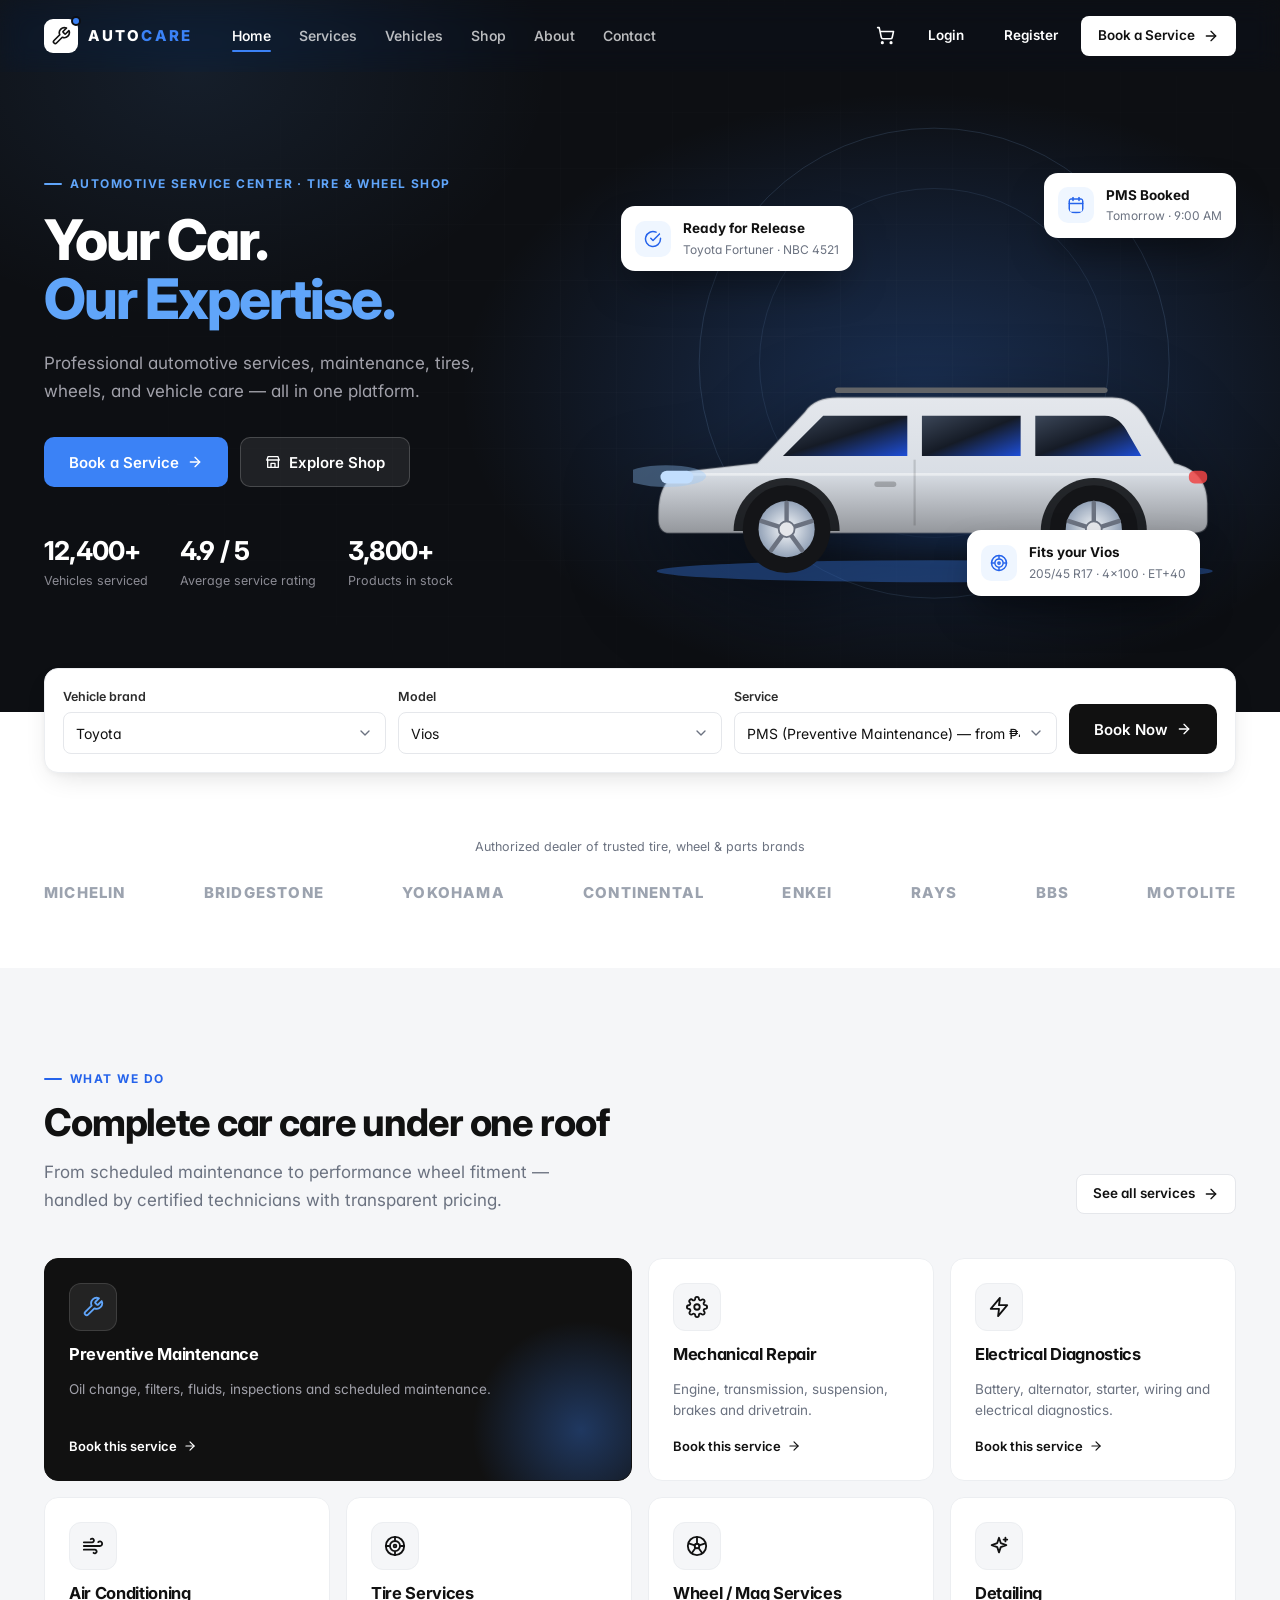
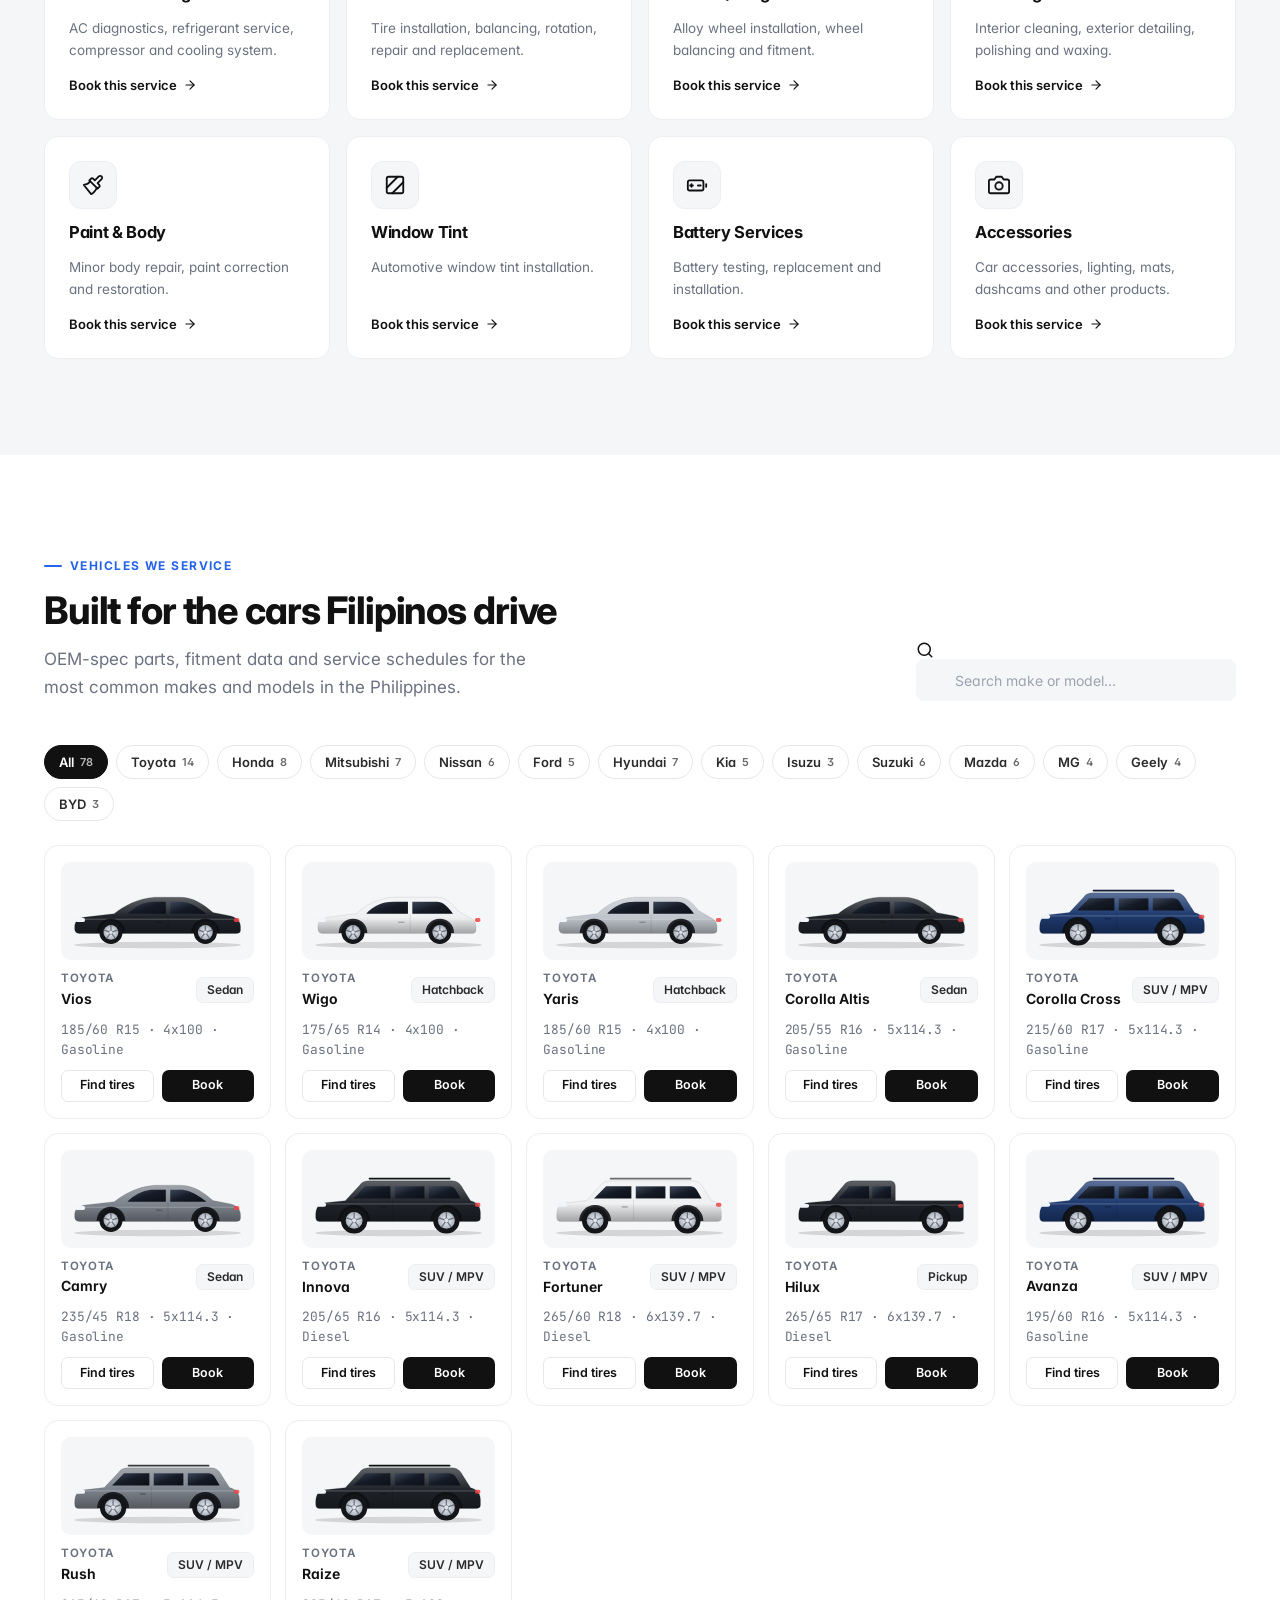
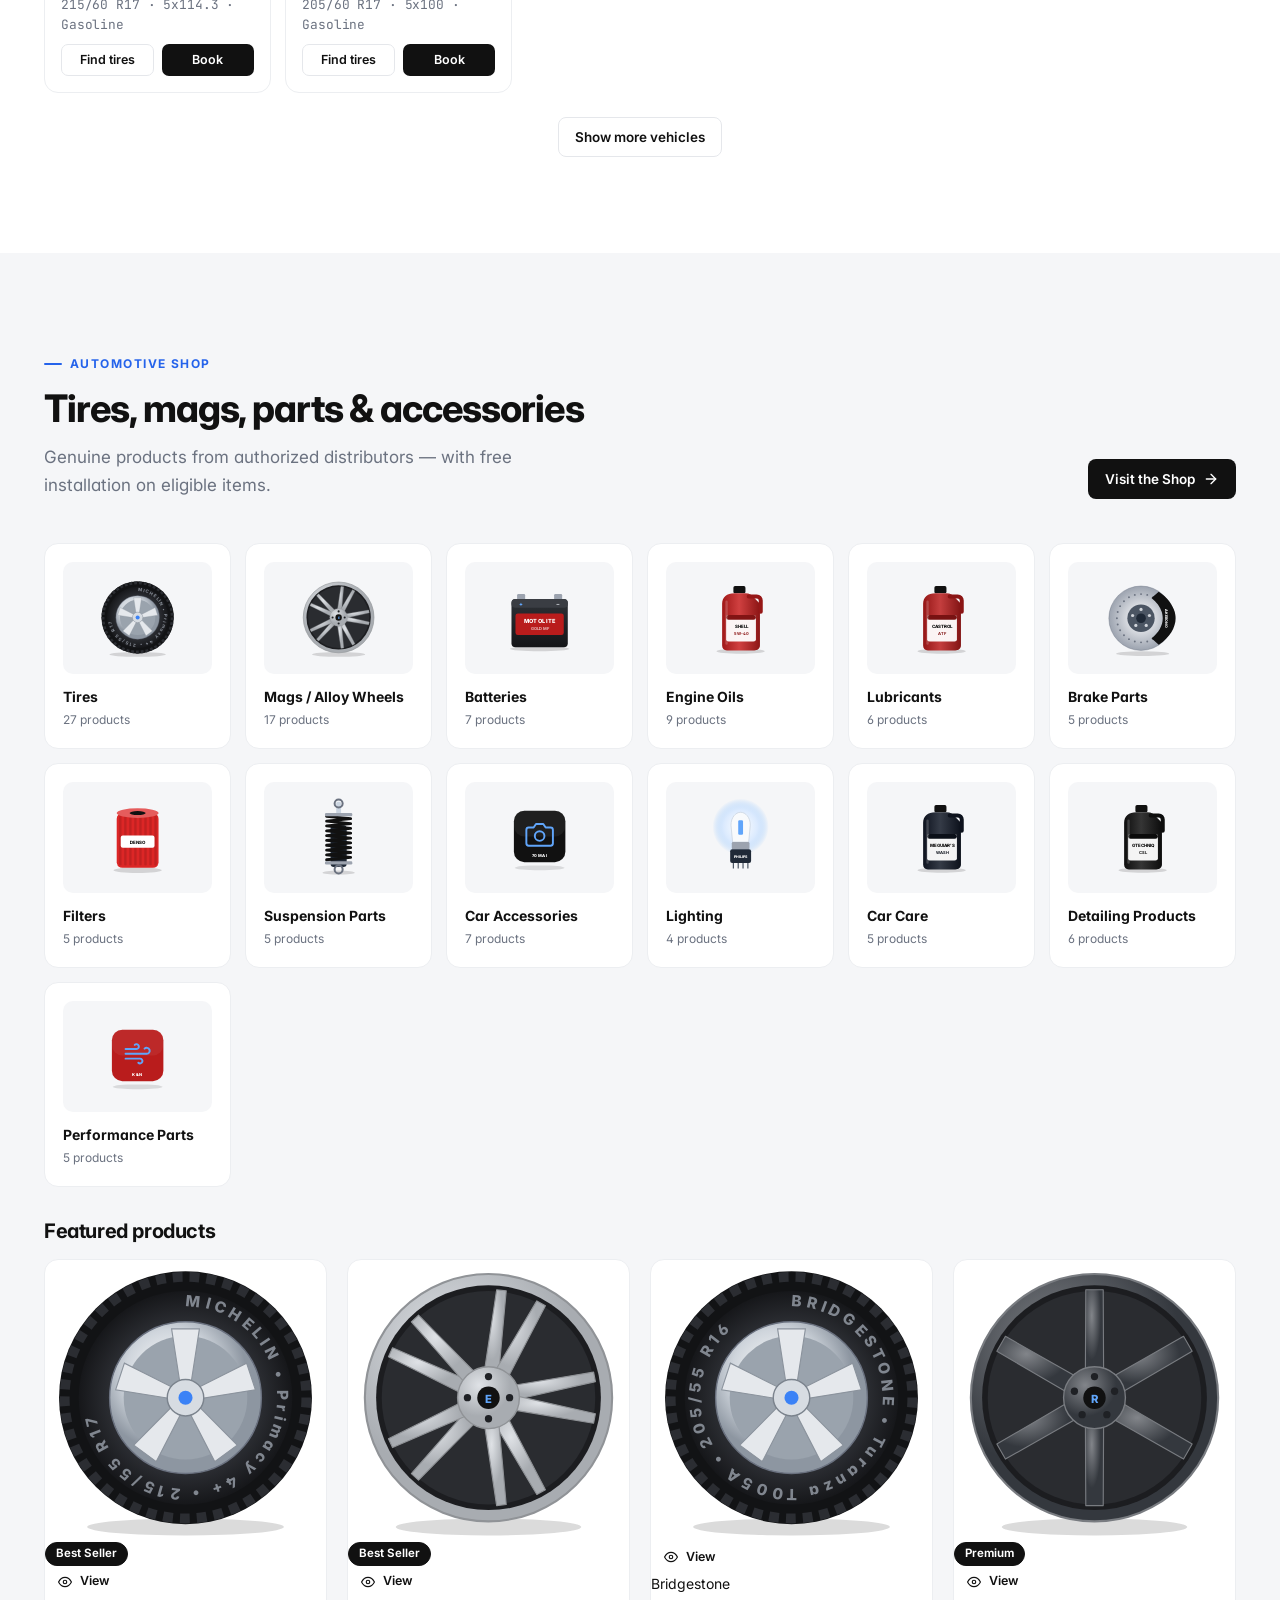
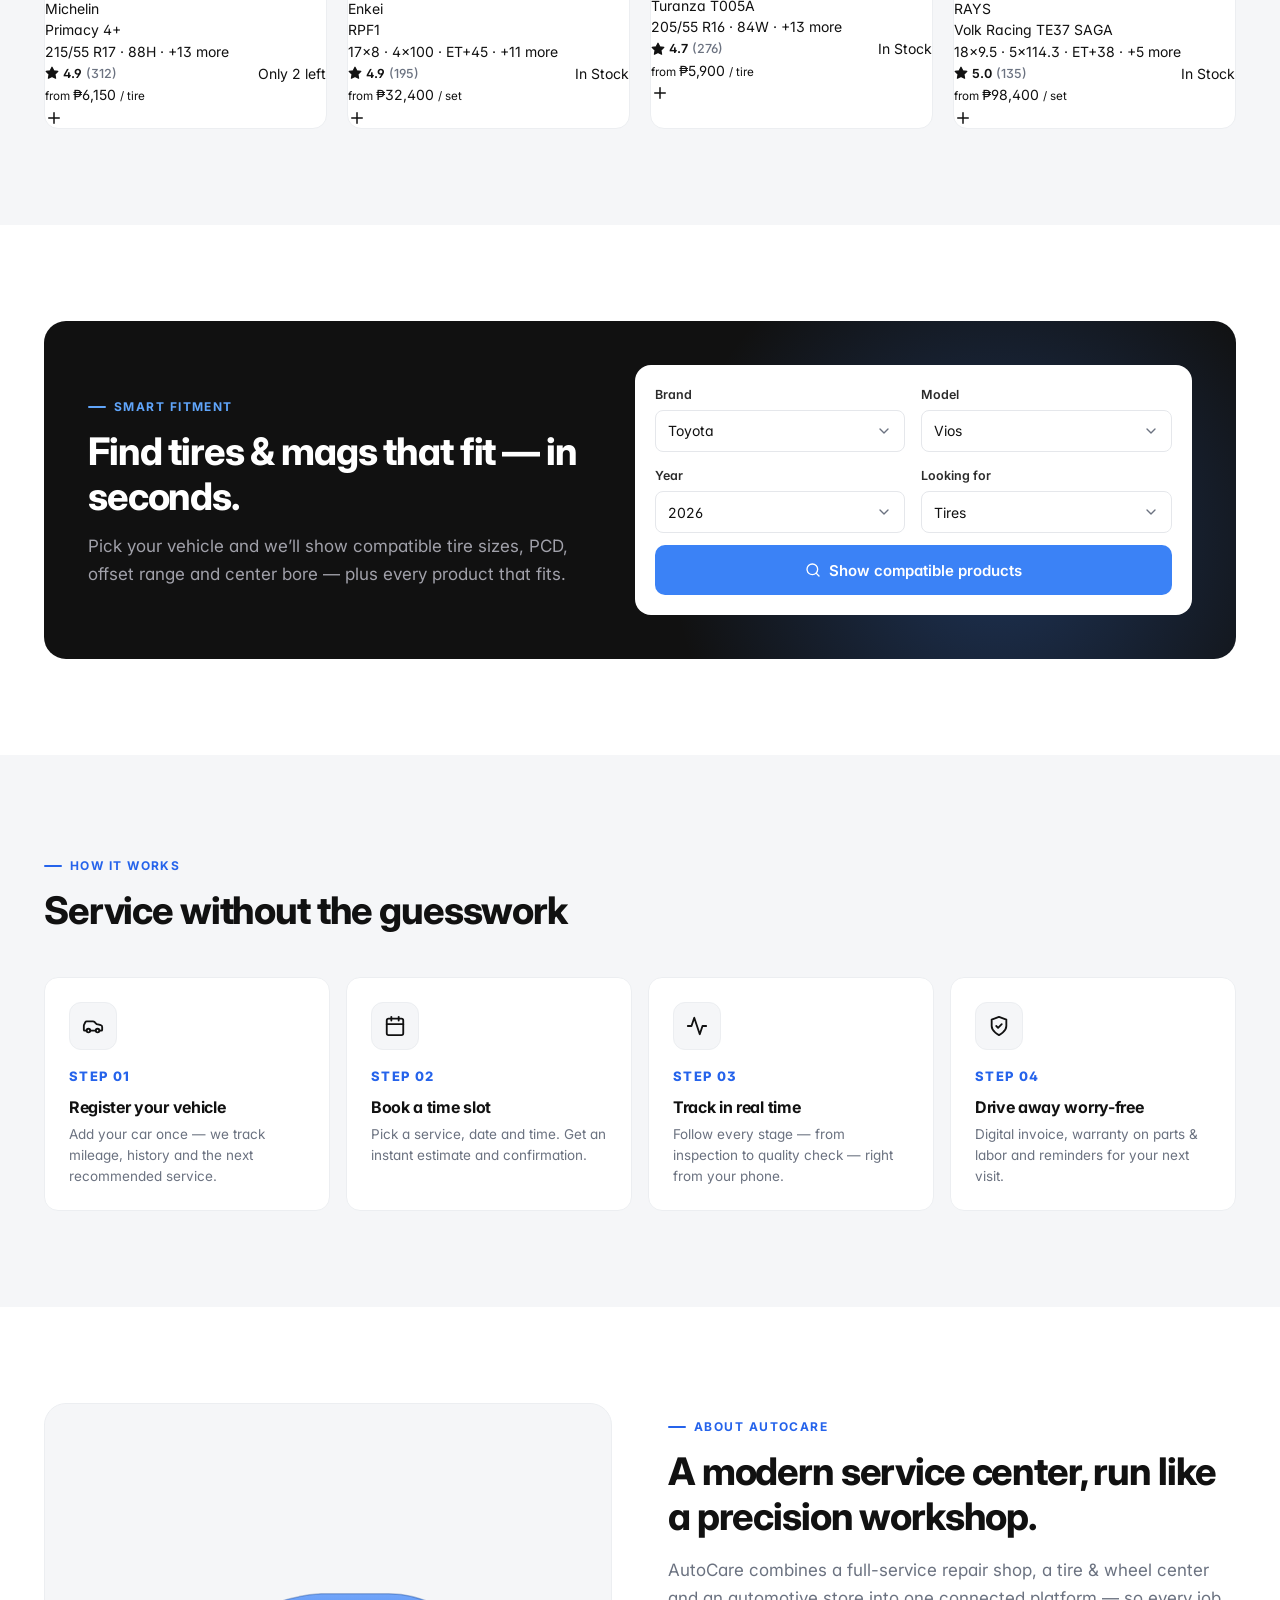
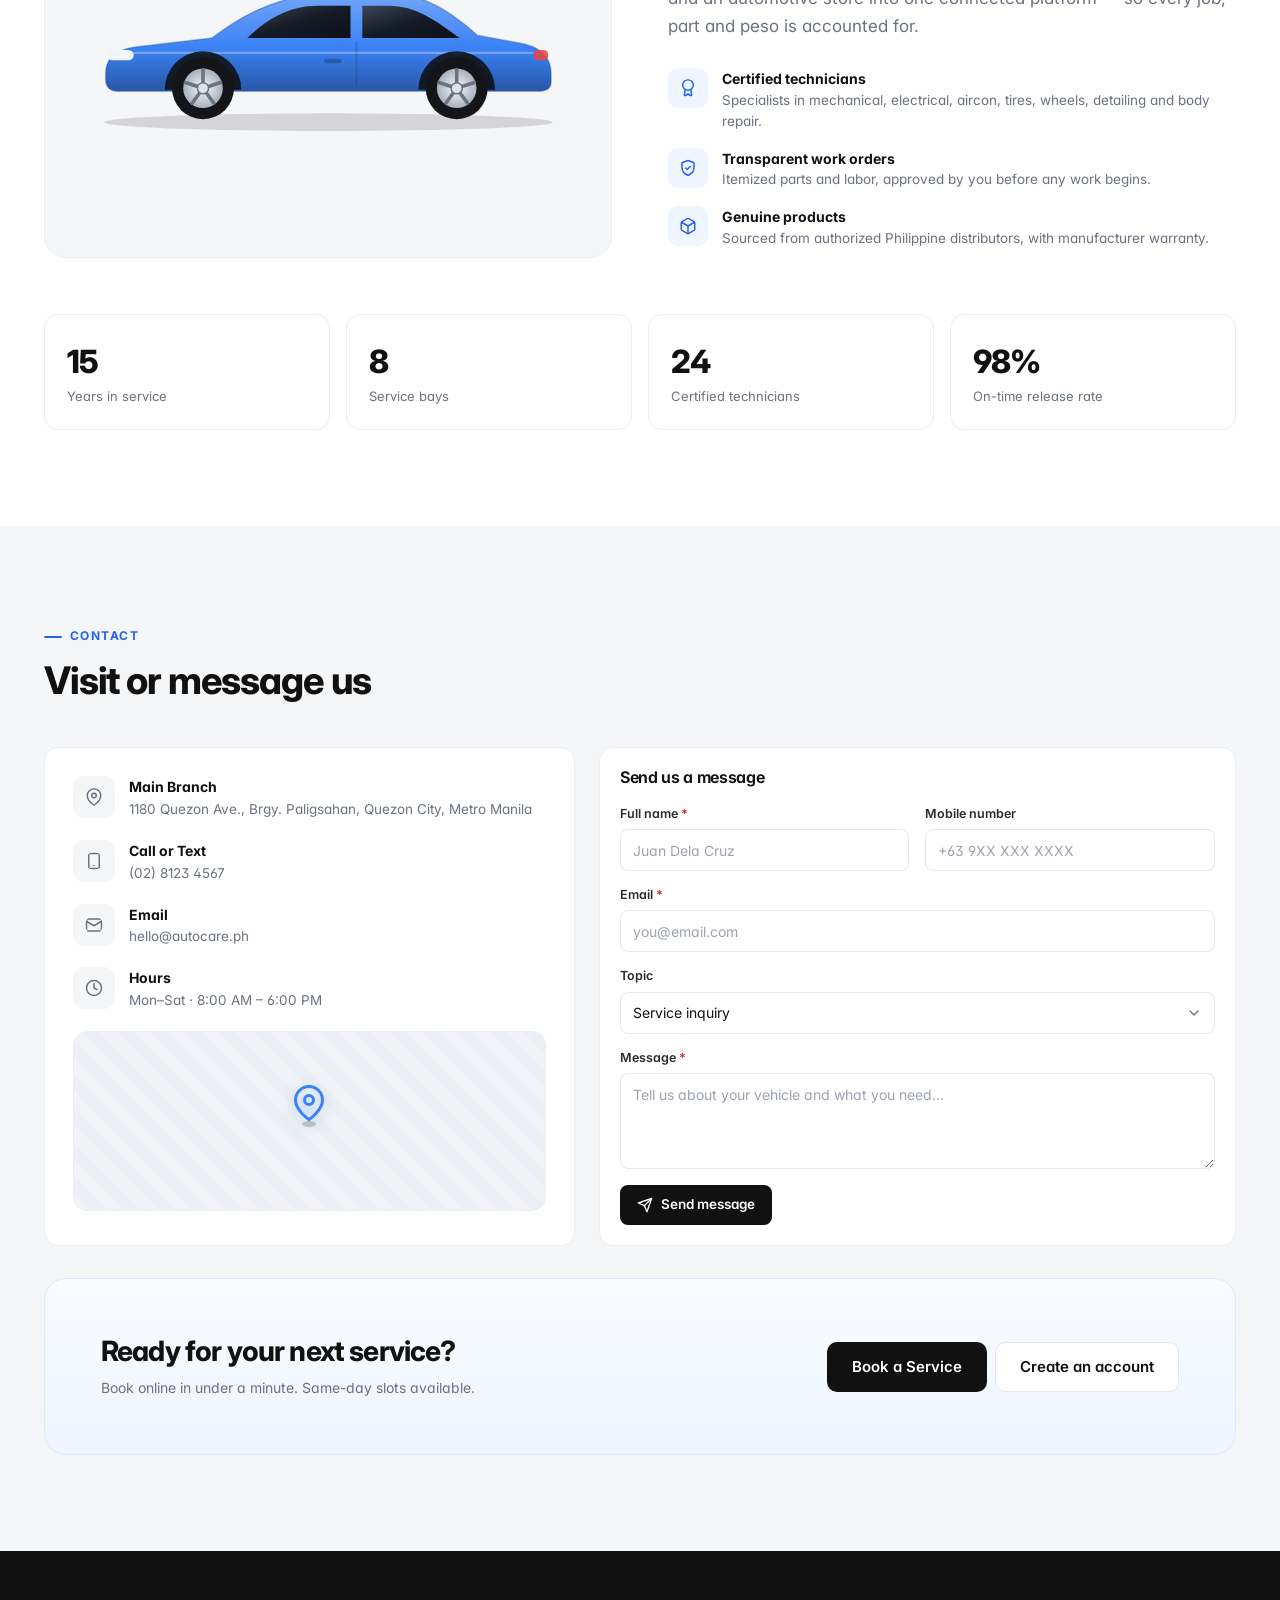
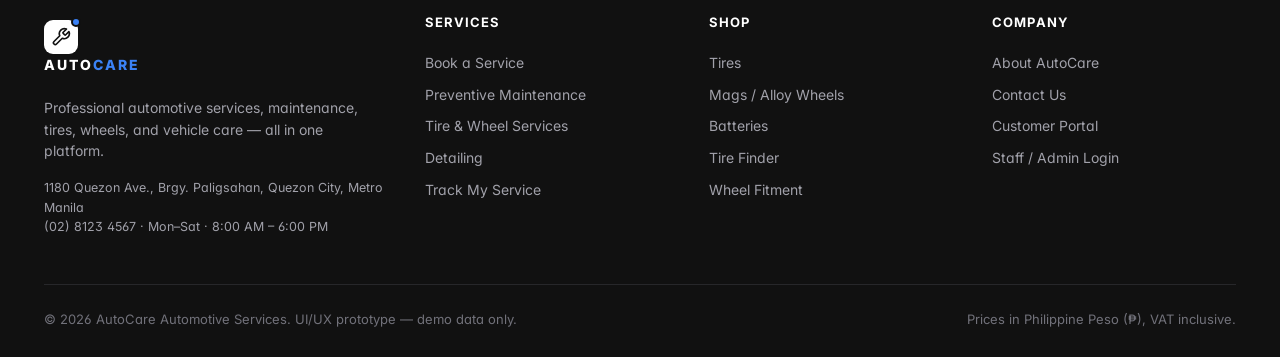
<file: index.html>
<!doctype html>
<html lang="en">
<head>
  <meta charset="utf-8">
  <meta name="viewport" content="width=device-width, initial-scale=1">
  <title>AutoCare — Your Car. Our Expertise.</title>
  <meta name="description" content="Professional automotive services, maintenance, tires, wheels, and vehicle care — all in one platform.">
  <link rel="icon" href="data:image/svg+xml,%3Csvg xmlns='http://www.w3.org/2000/svg' viewBox='0 0 32 32'%3E%3Crect width='32' height='32' rx='8' fill='%23111'/%3E%3Ccircle cx='24' cy='8' r='4' fill='%233b82f6'/%3E%3C/svg%3E">
  <link rel="preconnect" href="https://fonts.googleapis.com">
  <link rel="preconnect" href="https://fonts.gstatic.com" crossorigin>
  <link href="https://fonts.googleapis.com/css2?family=Inter:wght@400;500;600;700;800&family=JetBrains+Mono:wght@500;600&display=swap" rel="stylesheet">
  <link rel="stylesheet" href="assets/css/base.css">
  <link rel="stylesheet" href="assets/css/components.css">
  <link rel="stylesheet" href="assets/css/layout.css">
  <link rel="stylesheet" href="assets/css/landing.css">
</head>
<body class="bg-white">

  <main id="home">
    <!-- ================= HERO ================= -->
    <section class="hero" aria-labelledby="hero-title">
      <div class="container hero-inner">
        <div class="hero-copy">
          <span class="eyebrow">Automotive Service Center · Tire &amp; Wheel Shop</span>
          <h1 class="h1" id="hero-title">Your Car.<br><span>Our Expertise.</span></h1>
          <p class="lead">Professional automotive services, maintenance, tires, wheels, and vehicle care — all in one platform.</p>
          <div class="hero-cta">
            <a class="btn btn-blue btn-lg" href="customer.html#/book" data-icon-after="arrow-right">Book a Service</a>
            <a class="btn btn-glass btn-lg" href="shop.html" data-icon-before="store">Explore Shop</a>
          </div>
          <div class="hero-meta">
            <div><div class="v">12,400+</div><div class="l">Vehicles serviced</div></div>
            <div><div class="v">4.9 / 5</div><div class="l">Average service rating</div></div>
            <div><div class="v">3,800+</div><div class="l">Products in stock</div></div>
          </div>
        </div>
        <div class="hero-visual" aria-hidden="true">
          <div class="ring"></div><div class="ring r2"></div>
          <div class="floor"></div>
          <div class="car-stage" data-hero-car></div>
          <div class="float-card fc1"><span class="ic" data-icon="check-circle"></span><div><b>Ready for Release</b><span>Toyota Fortuner · NBC 4521</span></div></div>
          <div class="float-card fc2"><span class="ic" data-icon="calendar"></span><div><b>PMS Booked</b><span>Tomorrow · 9:00 AM</span></div></div>
          <div class="float-card fc3"><span class="ic" data-icon="tire"></span><div><b>Fits your Vios</b><span>205/45 R17 · 4x100 · ET+40</span></div></div>
        </div>
      </div>
    </section>

    <!-- ================= QUICK BOOK BAR ================= -->
    <div class="container quickbar">
      <form class="card" data-quickbook aria-label="Quick booking">
        <div class="field"><label class="label" for="qb-brand">Vehicle brand</label><select class="select" id="qb-brand" name="brand"></select></div>
        <div class="field"><label class="label" for="qb-model">Model</label><select class="select" id="qb-model" name="model"></select></div>
        <div class="field"><label class="label" for="qb-service">Service</label><select class="select" id="qb-service" name="service"></select></div>
        <button class="btn btn-primary btn-lg" type="submit" data-icon-after="arrow-right">Book Now</button>
      </form>
    </div>

    <!-- ================= BRANDS ================= -->
    <section class="section-sm">
      <div class="container">
        <p class="small muted text-center mb-24">Authorized dealer of trusted tire, wheel &amp; parts brands</p>
        <div class="brands-strip" data-brands></div>
      </div>
    </section>

    <!-- ================= SERVICES ================= -->
    <section class="section gray" id="services" aria-labelledby="services-title">
      <div class="container">
        <div class="section-head reveal">
          <div>
            <span class="eyebrow">What we do</span>
            <h2 class="h2 mt-12" id="services-title">Complete car care under one roof</h2>
            <p class="lead">From scheduled maintenance to performance wheel fitment — handled by certified technicians with transparent pricing.</p>
          </div>
          <a class="btn btn-outline" href="customer.html#/book" data-icon-after="arrow-right">See all services</a>
        </div>
        <div class="services-grid stagger" data-services></div>
      </div>
    </section>

    <!-- ================= VEHICLES ================= -->
    <section class="section white" id="vehicles" aria-labelledby="vehicles-title">
      <div class="container">
        <div class="section-head reveal">
          <div>
            <span class="eyebrow">Vehicles we service</span>
            <h2 class="h2 mt-12" id="vehicles-title">Built for the cars Filipinos drive</h2>
            <p class="lead">OEM-spec parts, fitment data and service schedules for the most common makes and models in the Philippines.</p>
          </div>
          <div class="searchbar" style="width:min(320px,100%)"><span data-icon="search"></span><input class="input" type="search" placeholder="Search make or model…" data-veh-search aria-label="Search vehicles"></div>
        </div>
        <div class="chips mb-24" data-veh-brands role="tablist" aria-label="Filter by brand"></div>
        <div class="grid-auto" data-veh-grid style="grid-template-columns:repeat(auto-fill,minmax(220px,1fr));gap:14px"></div>
        <div class="text-center mt-24"><button class="btn btn-outline" data-veh-more>Show more vehicles</button></div>
      </div>
    </section>

    <!-- ================= SHOP CATEGORIES ================= -->
    <section class="section gray" aria-labelledby="shop-title">
      <div class="container">
        <div class="section-head reveal">
          <div>
            <span class="eyebrow">Automotive shop</span>
            <h2 class="h2 mt-12" id="shop-title">Tires, mags, parts &amp; accessories</h2>
            <p class="lead">Genuine products from authorized distributors — with free installation on eligible items.</p>
          </div>
          <a class="btn btn-primary" href="shop.html" data-icon-after="arrow-right">Visit the Shop</a>
        </div>
        <div class="cat-grid" data-cats></div>
        <h3 class="h3 mt-32 mb-16">Featured products</h3>
        <div class="grid-4" data-featured></div>
      </div>
    </section>

    <!-- ================= FITMENT BAND ================= -->
    <section class="section white">
      <div class="container">
        <div class="fit-band reveal">
          <div>
            <span class="eyebrow" style="color:var(--blue-light)">Smart fitment</span>
            <h2 class="h2 mt-12" style="color:#fff">Find tires &amp; mags that fit — in seconds.</h2>
            <p class="lead mt-12">Pick your vehicle and we’ll show compatible tire sizes, PCD, offset range and center bore — plus every product that fits.</p>
          </div>
          <form class="fit-form" data-fitform aria-label="Tire finder">
            <div class="form-grid">
              <div class="field"><label class="label" for="ff-brand">Brand</label><select class="select" id="ff-brand" name="brand"></select></div>
              <div class="field"><label class="label" for="ff-model">Model</label><select class="select" id="ff-model" name="model"></select></div>
              <div class="field"><label class="label" for="ff-year">Year</label><select class="select" id="ff-year" name="year"></select></div>
              <div class="field"><label class="label" for="ff-type">Looking for</label><select class="select" id="ff-type" name="type"><option value="tires">Tires</option><option value="wheels">Mags / Wheels</option></select></div>
            </div>
            <button class="btn btn-blue btn-lg btn-block" type="submit" data-icon-before="search">Show compatible products</button>
          </form>
        </div>
      </div>
    </section>

    <!-- ================= HOW IT WORKS ================= -->
    <section class="section gray" aria-labelledby="how-title">
      <div class="container">
        <div class="section-head reveal"><div><span class="eyebrow">How it works</span><h2 class="h2 mt-12" id="how-title">Service without the guesswork</h2></div></div>
        <div class="steps-grid stagger">
          <div class="card card-hover step-card"><div class="icon-tile" data-icon="car"></div><div class="n mt-16">STEP 01</div><h4>Register your vehicle</h4><p>Add your car once — we track mileage, history and the next recommended service.</p></div>
          <div class="card card-hover step-card"><div class="icon-tile" data-icon="calendar"></div><div class="n mt-16">STEP 02</div><h4>Book a time slot</h4><p>Pick a service, date and time. Get an instant estimate and confirmation.</p></div>
          <div class="card card-hover step-card"><div class="icon-tile" data-icon="activity"></div><div class="n mt-16">STEP 03</div><h4>Track in real time</h4><p>Follow every stage — from inspection to quality check — right from your phone.</p></div>
          <div class="card card-hover step-card"><div class="icon-tile" data-icon="shield-check"></div><div class="n mt-16">STEP 04</div><h4>Drive away worry-free</h4><p>Digital invoice, warranty on parts &amp; labor and reminders for your next visit.</p></div>
        </div>
      </div>
    </section>

    <!-- ================= ABOUT ================= -->
    <section class="section white" id="about" aria-labelledby="about-title">
      <div class="container">
        <div class="about-grid">
          <div class="about-visual reveal" data-about-art></div>
          <div class="reveal">
            <span class="eyebrow">About AutoCare</span>
            <h2 class="h2 mt-12" id="about-title">A modern service center, run like a precision workshop.</h2>
            <p class="lead mt-16">AutoCare combines a full-service repair shop, a tire &amp; wheel center and an automotive store into one connected platform — so every job, part and peso is accounted for.</p>
            <div class="about-points">
              <div class="about-point"><span class="ic" data-icon="award"></span><div><b>Certified technicians</b><p>Specialists in mechanical, electrical, aircon, tires, wheels, detailing and body repair.</p></div></div>
              <div class="about-point"><span class="ic" data-icon="shield-check"></span><div><b>Transparent work orders</b><p>Itemized parts and labor, approved by you before any work begins.</p></div></div>
              <div class="about-point"><span class="ic" data-icon="box"></span><div><b>Genuine products</b><p>Sourced from authorized Philippine distributors, with manufacturer warranty.</p></div></div>
            </div>
          </div>
        </div>
        <div class="numbers stagger">
          <div class="card card-hover"><div class="v">15</div><div class="l">Years in service</div></div>
          <div class="card card-hover"><div class="v">8</div><div class="l">Service bays</div></div>
          <div class="card card-hover"><div class="v">24</div><div class="l">Certified technicians</div></div>
          <div class="card card-hover"><div class="v">98%</div><div class="l">On-time release rate</div></div>
        </div>
      </div>
    </section>

    <!-- ================= CONTACT ================= -->
    <section class="section gray" id="contact" aria-labelledby="contact-title">
      <div class="container">
        <div class="section-head reveal"><div><span class="eyebrow">Contact</span><h2 class="h2 mt-12" id="contact-title">Visit or message us</h2></div></div>
        <div class="contact-grid">
          <div class="card contact-info">
            <div class="contact-row"><span class="ic" data-icon="pin"></span><div><b>Main Branch</b><span data-set="address"></span></div></div>
            <div class="contact-row"><span class="ic" data-icon="phone"></span><div><b>Call or Text</b><span data-set="phone"></span></div></div>
            <div class="contact-row"><span class="ic" data-icon="mail"></span><div><b>Email</b><span data-set="email"></span></div></div>
            <div class="contact-row"><span class="ic" data-icon="clock"></span><div><b>Hours</b><span data-set="hours"></span></div></div>
            <div class="map-box" role="img" aria-label="Map placeholder"><span class="pin" data-icon="pin"></span></div>
          </div>
          <form class="card card-body" data-contact novalidate aria-label="Contact form">
            <h3 class="h4 mb-16">Send us a message</h3>
            <div class="form-grid">
              <div class="field"><label class="label" for="ct-name">Full name <span class="req">*</span></label><input class="input" id="ct-name" name="name" required placeholder="Juan Dela Cruz"></div>
              <div class="field"><label class="label" for="ct-phone">Mobile number</label><input class="input" id="ct-phone" name="phone" placeholder="+63 9XX XXX XXXX"></div>
              <div class="field span-2"><label class="label" for="ct-email">Email <span class="req">*</span></label><input class="input" id="ct-email" type="email" name="email" required placeholder="you@email.com"></div>
              <div class="field span-2"><label class="label" for="ct-topic">Topic</label><select class="select" id="ct-topic" name="topic"><option>Service inquiry</option><option>Tire / wheel quotation</option><option>Shop order</option><option>Fleet account</option><option>Other</option></select></div>
              <div class="field span-2"><label class="label" for="ct-msg">Message <span class="req">*</span></label><textarea class="textarea" id="ct-msg" name="message" required placeholder="Tell us about your vehicle and what you need…"></textarea></div>
            </div>
            <button class="btn btn-primary mt-16" type="submit" data-icon-before="send">Send message</button>
          </form>
        </div>
        <div class="cta-band mt-32 reveal">
          <div><h3 class="h2" style="font-size:28px">Ready for your next service?</h3><p class="muted mt-8">Book online in under a minute. Same-day slots available.</p></div>
          <div class="btn-group"><a class="btn btn-primary btn-lg" href="customer.html#/book">Book a Service</a><a class="btn btn-outline btn-lg" href="register.html">Create an account</a></div>
        </div>
      </div>
    </section>
  </main>

  <!-- Core -->
  <script src="assets/js/core/icons.js"></script>
  <script src="assets/js/core/ui.js"></script>
  <script src="assets/js/core/art.js"></script>
  <!-- Data -->
  <script src="assets/js/data/vehicles.js"></script>
  <script src="assets/js/data/products.js"></script>
  <script src="assets/js/data/demo.js"></script>
  <script src="assets/js/core/store.js"></script>
  <script src="assets/js/core/shell.js"></script>
  <!-- Page -->
  <script src="assets/js/shop/shop-common.js"></script>
  <script src="assets/js/pages/landing.js"></script>
</body>
</html>
</file>
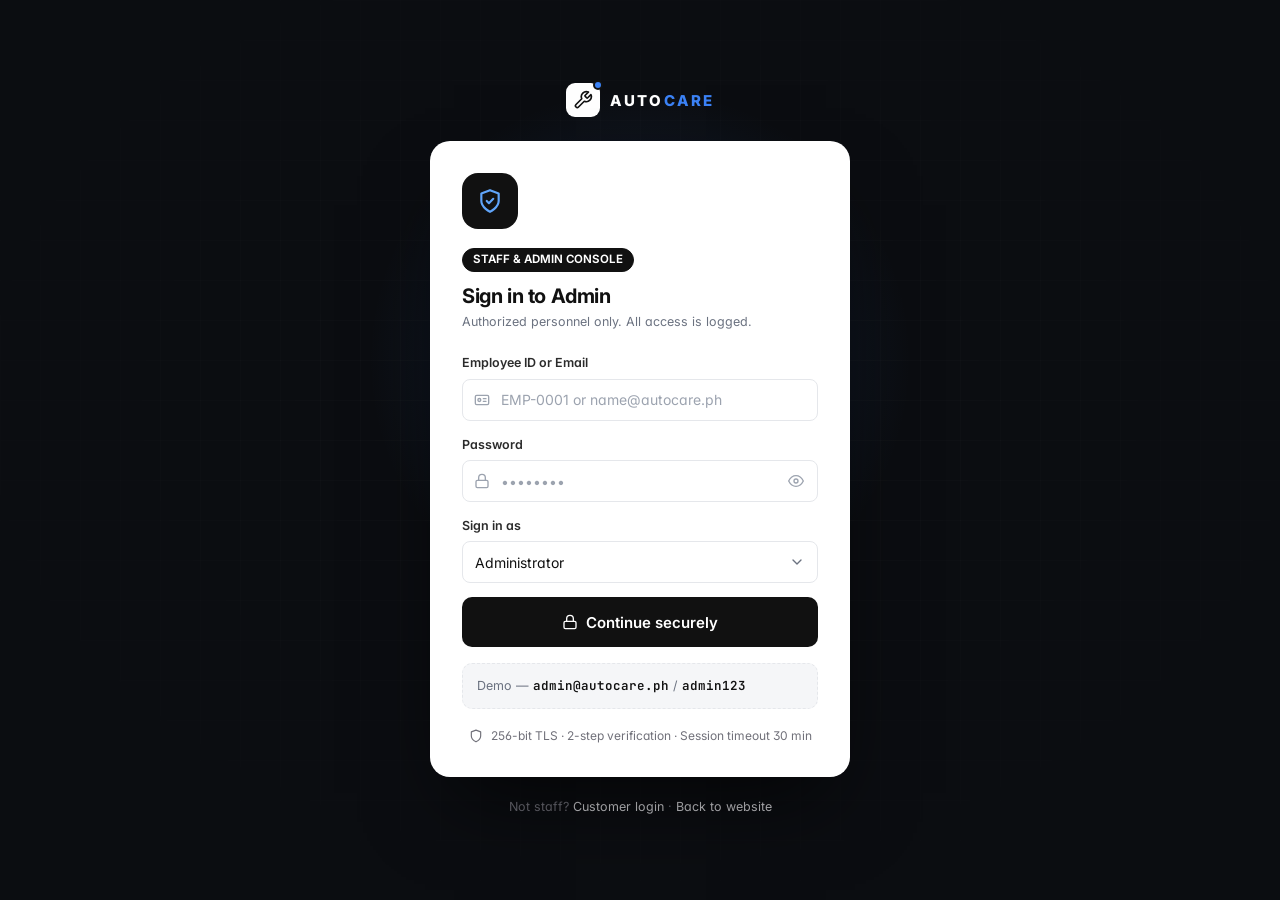
<file: admin-login.html>
<!doctype html>
<html lang="en">
<head>
  <meta charset="utf-8">
  <meta name="viewport" content="width=device-width, initial-scale=1">
  <title>Admin Console Login · AutoCare</title>
  <meta name="robots" content="noindex">
  <link rel="icon" href="data:image/svg+xml,%3Csvg xmlns='http://www.w3.org/2000/svg' viewBox='0 0 32 32'%3E%3Crect width='32' height='32' rx='8' fill='%23111'/%3E%3Ccircle cx='24' cy='8' r='4' fill='%233b82f6'/%3E%3C/svg%3E">
  <link rel="preconnect" href="https://fonts.googleapis.com">
  <link rel="preconnect" href="https://fonts.gstatic.com" crossorigin>
  <link href="https://fonts.googleapis.com/css2?family=Inter:wght@400;500;600;700;800&family=JetBrains+Mono:wght@500;600&display=swap" rel="stylesheet">
  <link rel="stylesheet" href="assets/css/base.css">
  <link rel="stylesheet" href="assets/css/components.css">
  <link rel="stylesheet" href="assets/css/auth.css">
</head>
<body>
  <main class="admin-auth">
    <div style="width:100%;max-width:420px">
      <div class="text-center mb-24" data-logo-light style="display:flex;justify-content:center"></div>
      <div class="admin-card">
        <div class="shield" data-icon="shield-check"></div>
        <span class="badge badge-dark no-dot">STAFF &amp; ADMIN CONSOLE</span>
        <h1 class="h3 mt-12">Sign in to Admin</h1>
        <p class="muted small mt-4">Authorized personnel only. All access is logged.</p>

        <form data-admin-login novalidate aria-label="Admin login">
          <div class="field"><label class="label" for="a-id">Employee ID or Email</label>
            <div class="input-icon"><span data-icon="badge" style="display:contents"></span><input class="input" id="a-id" name="id" required autocomplete="username" placeholder="EMP-0001 or name@autocare.ph"></div></div>
          <div class="field"><label class="label" for="a-pass">Password</label>
            <div class="input-icon"><span data-icon="lock" style="display:contents"></span><input class="input" id="a-pass" name="password" type="password" required autocomplete="current-password" placeholder="••••••••"><button type="button" class="pw-toggle" data-pw aria-label="Show password"></button></div></div>
          <div class="field"><label class="label" for="a-role">Sign in as</label>
            <select class="select" id="a-role" name="role"><option>Administrator</option><option>Service Manager</option><option>Service Advisor</option><option>Inventory Staff</option><option>Cashier</option></select></div>
          <button class="btn btn-primary btn-lg btn-block" type="submit" data-icon-before="lock">Continue securely</button>
        </form>

        <div data-otp-step class="hidden">
          <div class="alert mt-16"><span data-icon="phone" style="display:contents"></span><div>We sent a 6-digit verification code to <b data-otp-phone>+63 917 ••• ••99</b>. It expires in <b data-otp-timer>5:00</b>.</div></div>
          <!-- Simulated SMS (demo only — in production the code is sent via SMS/email) -->
          <div class="sms-preview mt-12" data-sms>
            <div class="sms-head"><span data-icon="send" style="display:contents"></span><b>AutoCare</b><span class="muted">· SMS · now</span></div>
            <div class="sms-body">Your AutoCare Admin verification code is <b class="mono" data-otp-code>------</b>. Do not share this code with anyone.</div>
            <button type="button" class="btn btn-soft btn-sm mt-8" data-autofill>Auto-fill code</button>
          </div>
          <form data-otp class="mt-16" aria-label="Two-factor verification">
            <div class="otp">
              <input class="input" inputmode="numeric" maxlength="1" aria-label="Digit 1"><input class="input" inputmode="numeric" maxlength="1" aria-label="Digit 2"><input class="input" inputmode="numeric" maxlength="1" aria-label="Digit 3">
              <input class="input" inputmode="numeric" maxlength="1" aria-label="Digit 4"><input class="input" inputmode="numeric" maxlength="1" aria-label="Digit 5"><input class="input" inputmode="numeric" maxlength="1" aria-label="Digit 6">
            </div>
            <button class="btn btn-blue btn-lg btn-block mt-16" type="submit">Verify &amp; Sign in</button>
            <div class="flex between items-center mt-12 small">
              <button type="button" class="link" data-otp-back>&larr; Use another account</button>
              <button type="button" class="link" data-resend disabled>Resend code in <span data-resend-t>30</span>s</button>
            </div>
          </form>
        </div>
        <div class="demo-hint mt-16">Demo — <b>admin@autocare.ph</b> / <b>admin123</b></div>
        <div class="secure-strip"><span data-icon="shield" style="display:contents"></span>256-bit TLS · 2-step verification · Session timeout 30 min</div>
      </div>
      <p class="foot">Not staff? <a href="login.html">Customer login</a> · <a href="index.html">Back to website</a></p>
    </div>
  </main>

  <script src="assets/js/core/icons.js"></script>
  <script src="assets/js/core/ui.js"></script>
  <script src="assets/js/core/art.js"></script>
  <script src="assets/js/data/vehicles.js"></script>
  <script src="assets/js/data/products.js"></script>
  <script src="assets/js/data/demo.js"></script>
  <script src="assets/js/core/store.js"></script>
  <script src="assets/js/core/shell.js"></script>
  <script src="assets/js/pages/auth.js"></script>
</body>
</html>
</file>
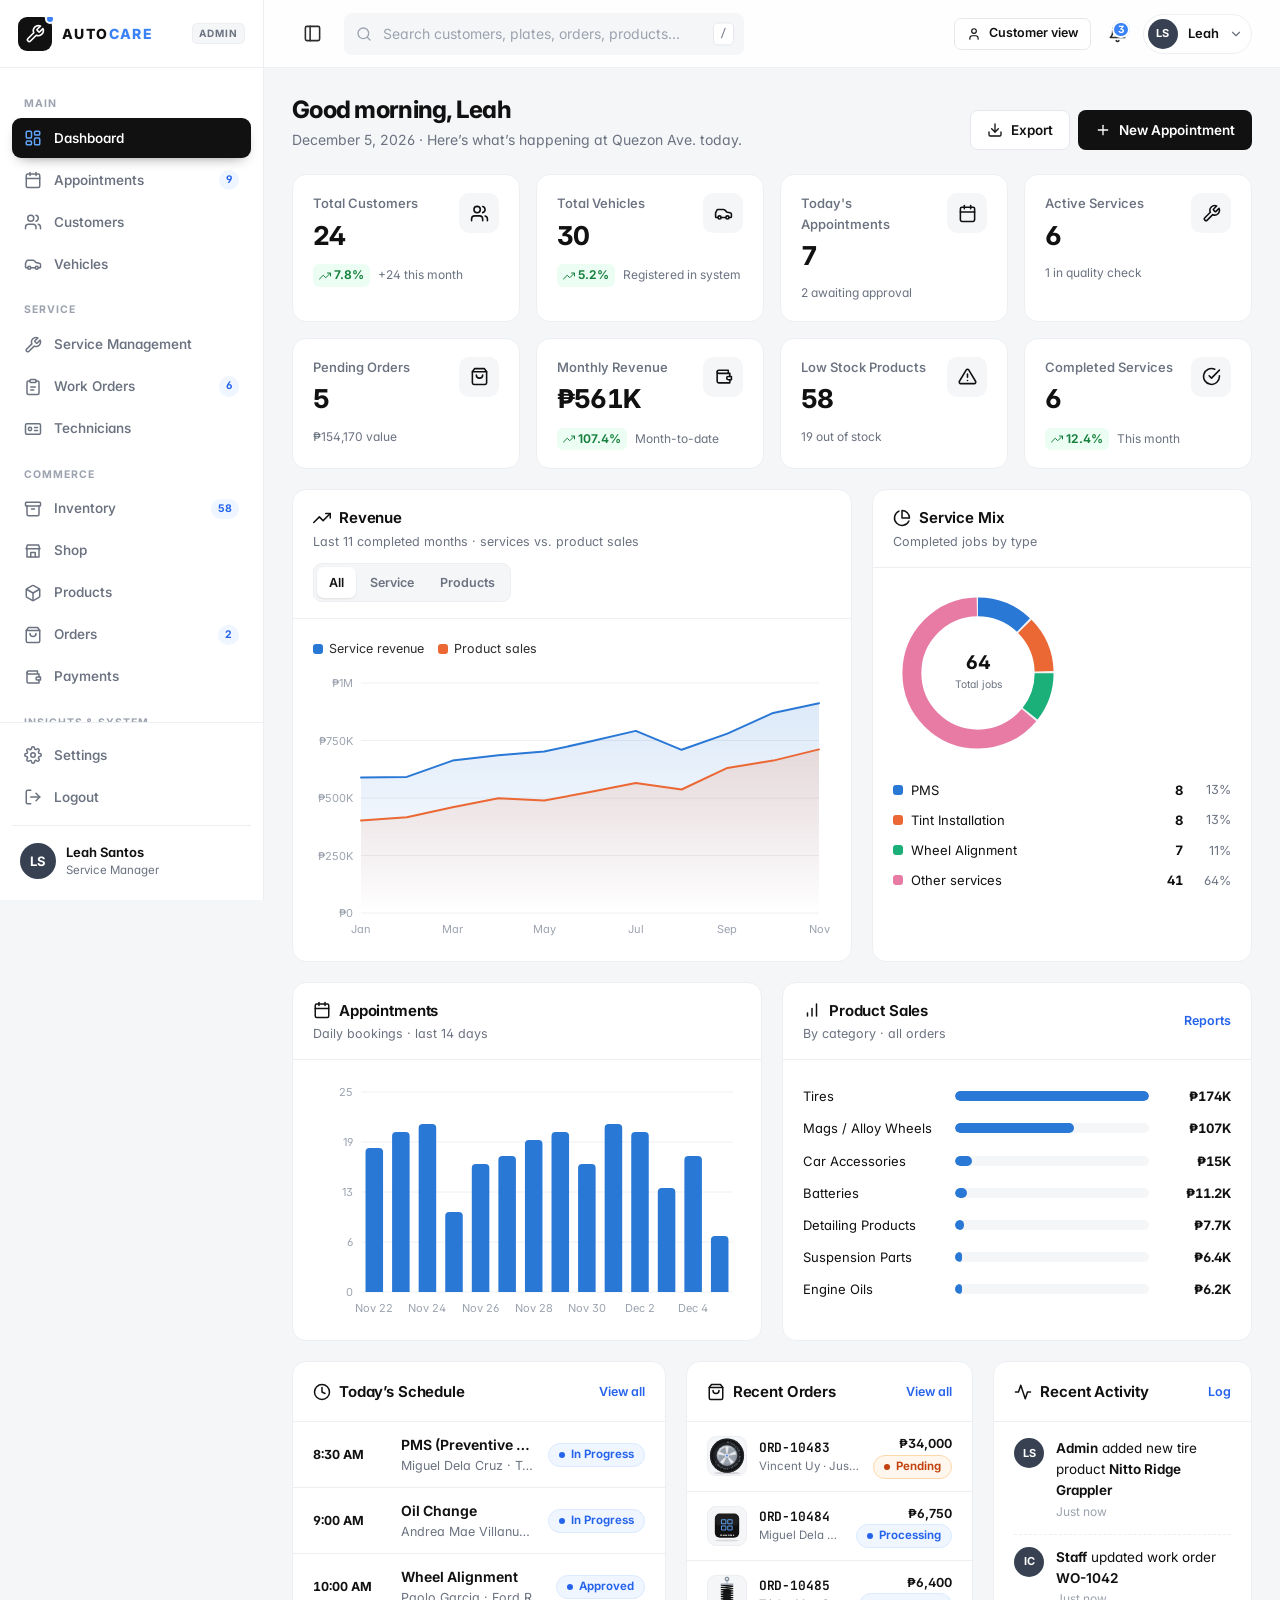
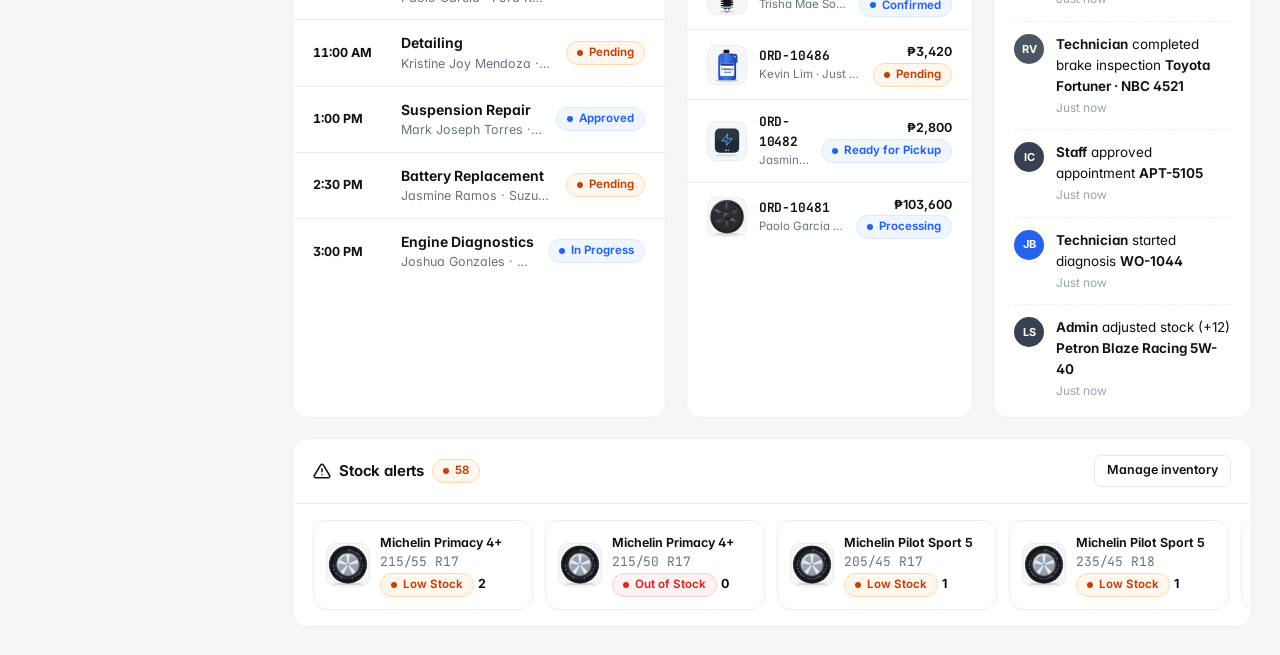
<file: admin.html>
<!doctype html>
<html lang="en">
<head>
  <meta charset="utf-8">
  <meta name="viewport" content="width=device-width, initial-scale=1">
  <title>Admin Console · AutoCare</title>
  <meta name="robots" content="noindex">
  <link rel="icon" href="data:image/svg+xml,%3Csvg xmlns='http://www.w3.org/2000/svg' viewBox='0 0 32 32'%3E%3Crect width='32' height='32' rx='8' fill='%23111'/%3E%3Ccircle cx='24' cy='8' r='4' fill='%233b82f6'/%3E%3C/svg%3E">
  <link rel="preconnect" href="https://fonts.googleapis.com">
  <link rel="preconnect" href="https://fonts.gstatic.com" crossorigin>
  <link href="https://fonts.googleapis.com/css2?family=Inter:wght@400;500;600;700;800&family=JetBrains+Mono:wght@500;600&display=swap" rel="stylesheet">
  <link rel="stylesheet" href="assets/css/base.css">
  <link rel="stylesheet" href="assets/css/components.css">
  <link rel="stylesheet" href="assets/css/layout.css">
  <link rel="stylesheet" href="assets/css/portal.css">
</head>
<body>
  <!-- App shell is rendered by admin-app.js -->
  <noscript>Please enable JavaScript to use the AutoCare Admin Console.</noscript>

  <!-- Core -->
  <script src="assets/js/core/icons.js"></script>
  <script src="assets/js/core/ui.js"></script>
  <script src="assets/js/core/art.js"></script>
  <script src="assets/js/core/charts.js"></script>
  <!-- Data -->
  <script src="assets/js/data/vehicles.js"></script>
  <script src="assets/js/data/products.js"></script>
  <script src="assets/js/data/demo.js"></script>
  <script src="assets/js/core/store.js"></script>
  <script src="assets/js/core/shell.js"></script>
  <script src="assets/js/core/documents.js"></script>
  <script src="assets/js/core/notifications.js"></script>
  <!-- Admin modules -->
  <script src="assets/js/admin/admin-kit.js"></script>
  <script src="assets/js/admin/dashboard.js"></script>
  <script src="assets/js/admin/appointments.js"></script>
  <script src="assets/js/admin/customers.js"></script>
  <script src="assets/js/admin/vehicles.js"></script>
  <script src="assets/js/admin/services.js"></script>
  <script src="assets/js/admin/workorders.js"></script>
  <script src="assets/js/admin/technicians.js"></script>
  <script src="assets/js/admin/inventory.js"></script>
  <script src="assets/js/admin/products.js"></script>
  <script src="assets/js/admin/shop-admin.js"></script>
  <script src="assets/js/admin/orders.js"></script>
  <script src="assets/js/admin/reports.js"></script>
  <script src="assets/js/admin/system.js"></script>
  <script src="assets/js/admin/admin-app.js"></script>
</body>
</html>
</file>
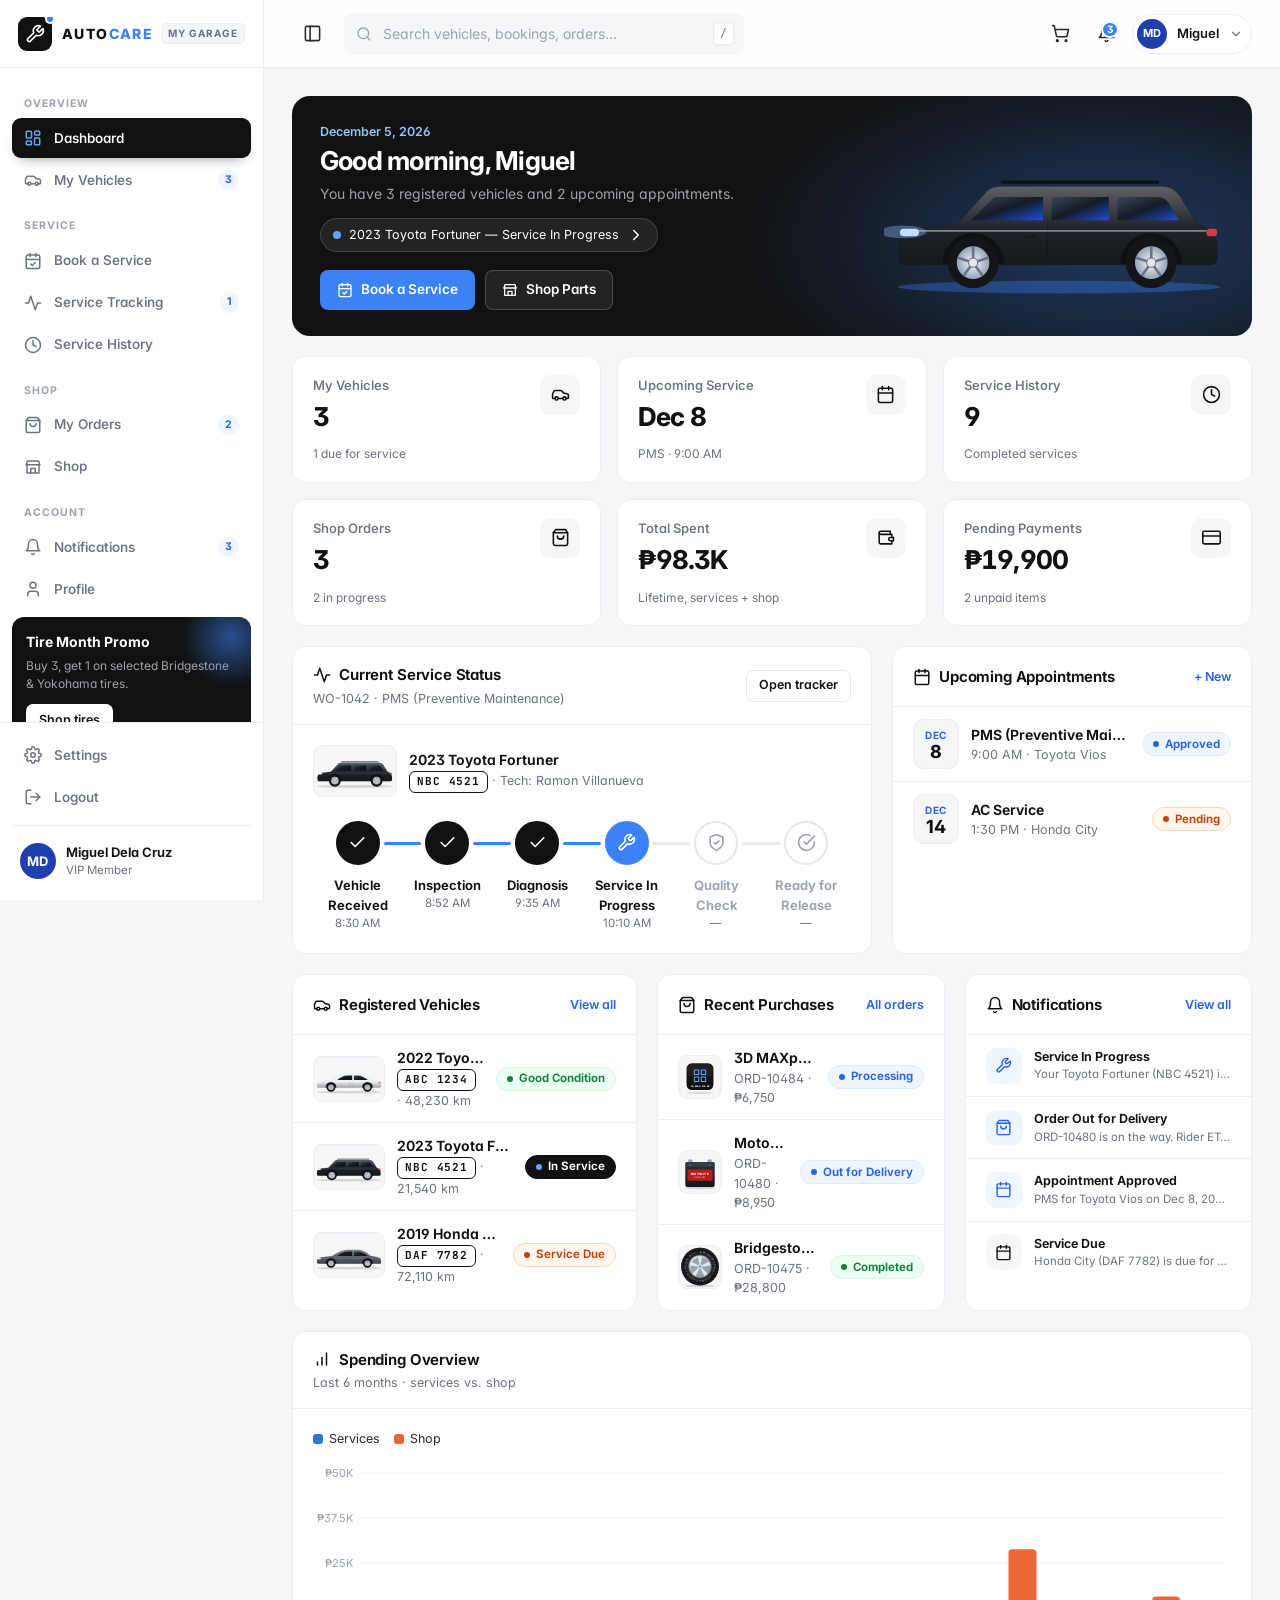
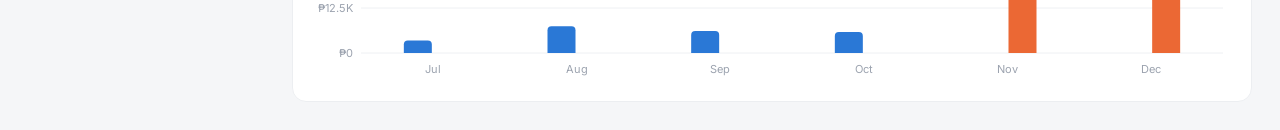
<file: customer.html>
<!doctype html>
<html lang="en">
<head>
  <meta charset="utf-8">
  <meta name="viewport" content="width=device-width, initial-scale=1">
  <title>My Garage · AutoCare</title>
  <link rel="icon" href="data:image/svg+xml,%3Csvg xmlns='http://www.w3.org/2000/svg' viewBox='0 0 32 32'%3E%3Crect width='32' height='32' rx='8' fill='%23111'/%3E%3Ccircle cx='24' cy='8' r='4' fill='%233b82f6'/%3E%3C/svg%3E">
  <link rel="preconnect" href="https://fonts.googleapis.com">
  <link rel="preconnect" href="https://fonts.gstatic.com" crossorigin>
  <link href="https://fonts.googleapis.com/css2?family=Inter:wght@400;500;600;700;800&family=JetBrains+Mono:wght@500;600&display=swap" rel="stylesheet">
  <link rel="stylesheet" href="assets/css/base.css">
  <link rel="stylesheet" href="assets/css/components.css">
  <link rel="stylesheet" href="assets/css/layout.css">
  <link rel="stylesheet" href="assets/css/portal.css">
</head>
<body>
  <!-- App shell is rendered by customer-app.js -->
  <noscript>Please enable JavaScript to use the AutoCare customer portal.</noscript>

  <!-- Core -->
  <script src="assets/js/core/icons.js"></script>
  <script src="assets/js/core/ui.js"></script>
  <script src="assets/js/core/art.js"></script>
  <script src="assets/js/core/charts.js"></script>
  <!-- Data -->
  <script src="assets/js/data/vehicles.js"></script>
  <script src="assets/js/data/products.js"></script>
  <script src="assets/js/data/demo.js"></script>
  <script src="assets/js/core/store.js"></script>
  <script src="assets/js/core/shell.js"></script>
  <script src="assets/js/core/documents.js"></script>
  <script src="assets/js/core/notifications.js"></script>
  <!-- Customer modules -->
  <script src="assets/js/customer/dashboard.js"></script>
  <script src="assets/js/customer/vehicles.js"></script>
  <script src="assets/js/customer/booking.js"></script>
  <script src="assets/js/customer/tracking.js"></script>
  <script src="assets/js/customer/orders.js"></script>
  <script src="assets/js/customer/profile.js"></script>
  <script src="assets/js/customer/customer-app.js"></script>
</body>
</html>
</file>
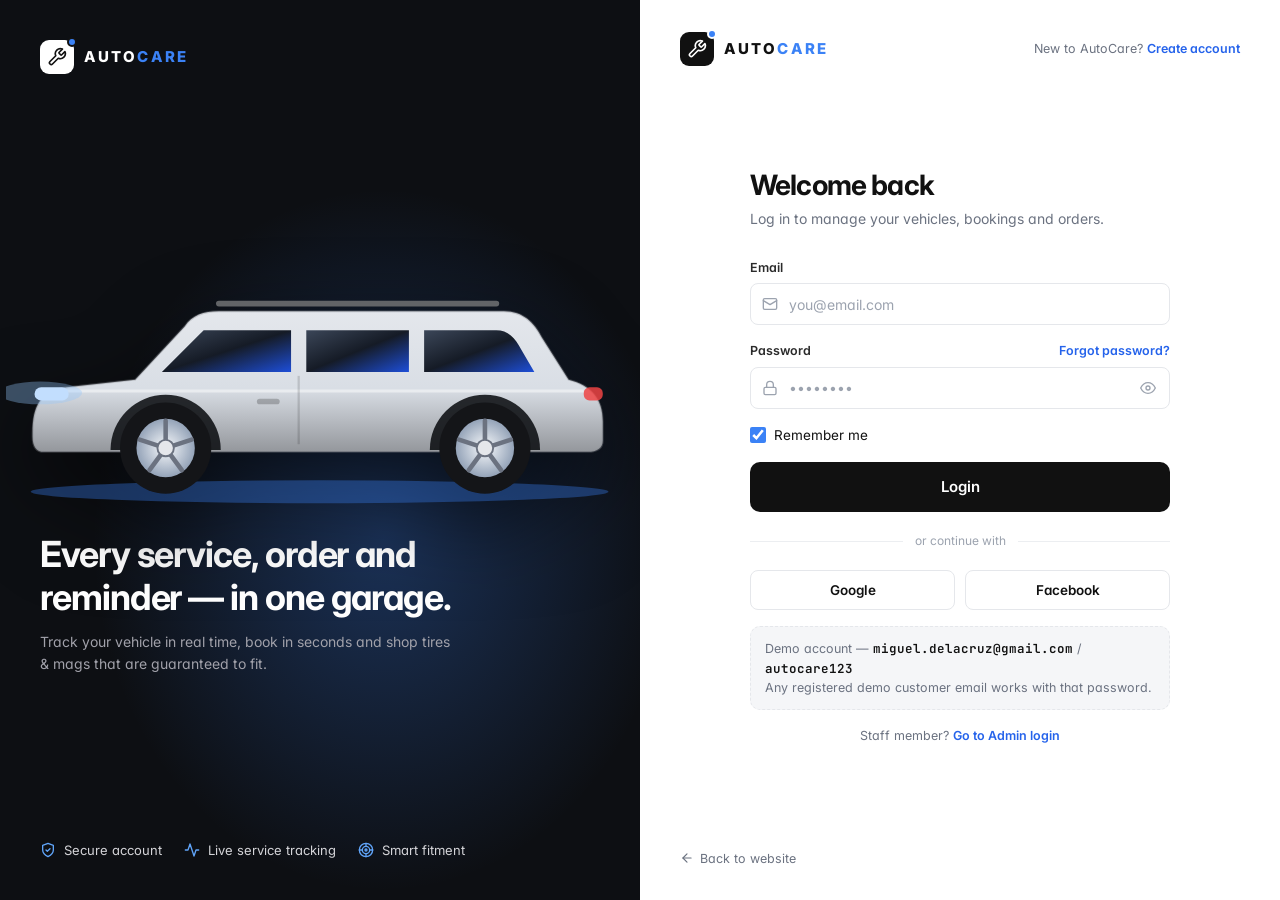
<file: login.html>
<!doctype html>
<html lang="en">
<head>
  <meta charset="utf-8">
  <meta name="viewport" content="width=device-width, initial-scale=1">
  <title>Login · AutoCare</title>
  <link rel="icon" href="data:image/svg+xml,%3Csvg xmlns='http://www.w3.org/2000/svg' viewBox='0 0 32 32'%3E%3Crect width='32' height='32' rx='8' fill='%23111'/%3E%3Ccircle cx='24' cy='8' r='4' fill='%233b82f6'/%3E%3C/svg%3E">
  <link rel="preconnect" href="https://fonts.googleapis.com">
  <link rel="preconnect" href="https://fonts.gstatic.com" crossorigin>
  <link href="https://fonts.googleapis.com/css2?family=Inter:wght@400;500;600;700;800&family=JetBrains+Mono:wght@500;600&display=swap" rel="stylesheet">
  <link rel="stylesheet" href="assets/css/base.css">
  <link rel="stylesheet" href="assets/css/components.css">
  <link rel="stylesheet" href="assets/css/auth.css">
</head>
<body class="bg-white">
  <div class="auth">
    <aside class="auth-visual" aria-hidden="true">
      <div data-logo-light></div>
      <div>
        <div class="car" data-auth-car></div>
        <h2 class="mt-24">Every service, order and reminder — in one garage.</h2>
        <p>Track your vehicle in real time, book in seconds and shop tires &amp; mags that are guaranteed to fit.</p>
      </div>
      <div class="auth-feats"><span data-icon-before="shield-check">Secure account</span><span data-icon-before="activity">Live service tracking</span><span data-icon-before="tire">Smart fitment</span></div>
    </aside>

    <main class="auth-form-wrap">
      <div class="auth-top"><div data-logo></div><span class="small muted">New to AutoCare? <a class="link" href="register.html">Create account</a></span></div>
      <div class="auth-form">
        <h1>Welcome back</h1>
        <p class="sub">Log in to manage your vehicles, bookings and orders.</p>
        <form data-login novalidate aria-label="Customer login">
          <div class="field">
            <label class="label" for="email">Email</label>
            <div class="input-icon"><span data-icon="mail" style="display:contents"></span><input class="input" id="email" name="email" type="email" required autocomplete="email" placeholder="you@email.com"></div>
          </div>
          <div class="field">
            <div class="flex between"><label class="label" for="password">Password</label><a class="link small" href="#" data-forgot>Forgot password?</a></div>
            <div class="input-icon"><span data-icon="lock" style="display:contents"></span><input class="input" id="password" name="password" type="password" required autocomplete="current-password" placeholder="••••••••"><button type="button" class="pw-toggle" data-pw aria-label="Show password"></button></div>
          </div>
          <label class="check"><input type="checkbox" name="remember" checked> Remember me</label>
          <button class="btn btn-primary btn-lg btn-block" type="submit">Login</button>
          <div class="auth-divider">or continue with</div>
          <div class="social-row"><button type="button" class="btn btn-outline" data-social>Google</button><button type="button" class="btn btn-outline" data-social>Facebook</button></div>
          <div class="demo-hint">Demo account — <b>miguel.delacruz@gmail.com</b> / <b>autocare123</b><br>Any registered demo customer email works with that password.</div>
          <p class="small muted text-center">Staff member? <a class="link" href="admin-login.html">Go to Admin login</a></p>
        </form>
      </div>
      <a class="small muted" href="index.html" data-icon-before="arrow-left" style="display:inline-flex;gap:6px;align-items:center">Back to website</a>
    </main>
  </div>

  <script src="assets/js/core/icons.js"></script>
  <script src="assets/js/core/ui.js"></script>
  <script src="assets/js/core/art.js"></script>
  <script src="assets/js/data/vehicles.js"></script>
  <script src="assets/js/data/products.js"></script>
  <script src="assets/js/data/demo.js"></script>
  <script src="assets/js/core/store.js"></script>
  <script src="assets/js/core/shell.js"></script>
  <script src="assets/js/pages/auth.js"></script>
</body>
</html>
</file>
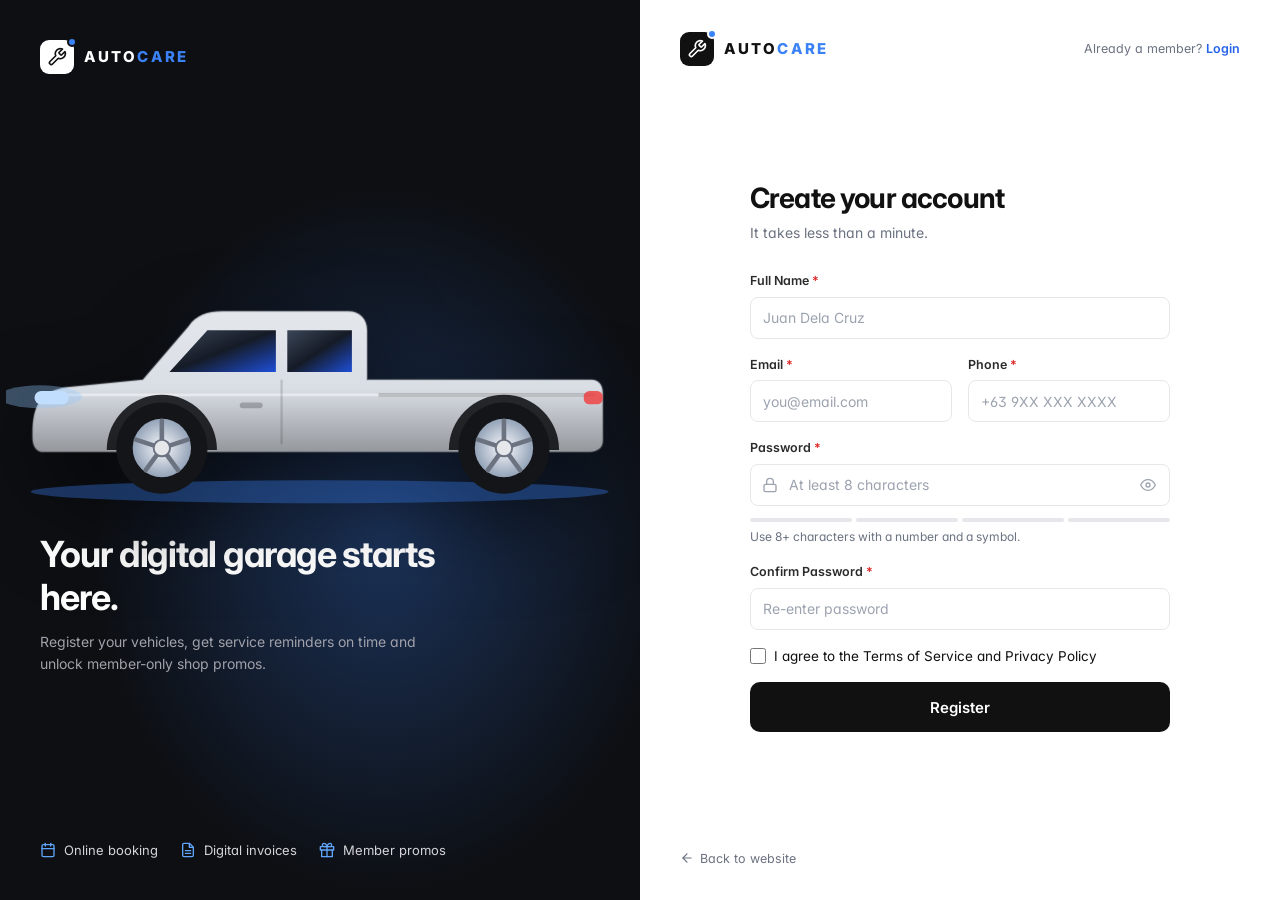
<file: register.html>
<!doctype html>
<html lang="en">
<head>
  <meta charset="utf-8">
  <meta name="viewport" content="width=device-width, initial-scale=1">
  <title>Create Account · AutoCare</title>
  <link rel="icon" href="data:image/svg+xml,%3Csvg xmlns='http://www.w3.org/2000/svg' viewBox='0 0 32 32'%3E%3Crect width='32' height='32' rx='8' fill='%23111'/%3E%3Ccircle cx='24' cy='8' r='4' fill='%233b82f6'/%3E%3C/svg%3E">
  <link rel="preconnect" href="https://fonts.googleapis.com">
  <link rel="preconnect" href="https://fonts.gstatic.com" crossorigin>
  <link href="https://fonts.googleapis.com/css2?family=Inter:wght@400;500;600;700;800&family=JetBrains+Mono:wght@500;600&display=swap" rel="stylesheet">
  <link rel="stylesheet" href="assets/css/base.css">
  <link rel="stylesheet" href="assets/css/components.css">
  <link rel="stylesheet" href="assets/css/auth.css">
</head>
<body class="bg-white">
  <div class="auth">
    <aside class="auth-visual" aria-hidden="true">
      <div data-logo-light></div>
      <div>
        <div class="car" data-auth-car data-body="pickup"></div>
        <h2 class="mt-24">Your digital garage starts here.</h2>
        <p>Register your vehicles, get service reminders on time and unlock member-only shop promos.</p>
      </div>
      <div class="auth-feats"><span data-icon-before="calendar">Online booking</span><span data-icon-before="file">Digital invoices</span><span data-icon-before="gift">Member promos</span></div>
    </aside>

    <main class="auth-form-wrap">
      <div class="auth-top"><div data-logo></div><span class="small muted">Already a member? <a class="link" href="login.html">Login</a></span></div>
      <div class="auth-form">
        <h1>Create your account</h1>
        <p class="sub">It takes less than a minute.</p>
        <form data-register novalidate aria-label="Customer registration">
          <div class="field"><label class="label" for="r-name">Full Name <span class="req">*</span></label><input class="input" id="r-name" name="name" required autocomplete="name" placeholder="Juan Dela Cruz"></div>
          <div class="form-grid">
            <div class="field"><label class="label" for="r-email">Email <span class="req">*</span></label><input class="input" id="r-email" name="email" type="email" required autocomplete="email" placeholder="you@email.com"></div>
            <div class="field"><label class="label" for="r-phone">Phone <span class="req">*</span></label><input class="input" id="r-phone" name="phone" required autocomplete="tel" placeholder="+63 9XX XXX XXXX"></div>
          </div>
          <div class="field">
            <label class="label" for="r-pass">Password <span class="req">*</span></label>
            <div class="input-icon"><span data-icon="lock" style="display:contents"></span><input class="input" id="r-pass" name="password" type="password" required autocomplete="new-password" placeholder="At least 8 characters"><button type="button" class="pw-toggle" data-pw aria-label="Show password"></button></div>
            <div class="pw-meter" data-meter><span></span><span></span><span></span><span></span></div>
            <span class="help" data-meter-text>Use 8+ characters with a number and a symbol.</span>
          </div>
          <div class="field"><label class="label" for="r-pass2">Confirm Password <span class="req">*</span></label><input class="input" id="r-pass2" name="confirm" type="password" required autocomplete="new-password" placeholder="Re-enter password"></div>
          <label class="check"><input type="checkbox" name="terms" required> I agree to the Terms of Service and Privacy Policy</label>
          <button class="btn btn-primary btn-lg btn-block" type="submit">Register</button>
        </form>
      </div>
      <a class="small muted" href="index.html" data-icon-before="arrow-left" style="display:inline-flex;gap:6px;align-items:center">Back to website</a>
    </main>
  </div>

  <script src="assets/js/core/icons.js"></script>
  <script src="assets/js/core/ui.js"></script>
  <script src="assets/js/core/art.js"></script>
  <script src="assets/js/data/vehicles.js"></script>
  <script src="assets/js/data/products.js"></script>
  <script src="assets/js/data/demo.js"></script>
  <script src="assets/js/core/store.js"></script>
  <script src="assets/js/core/shell.js"></script>
  <script src="assets/js/pages/auth.js"></script>
</body>
</html>
</file>
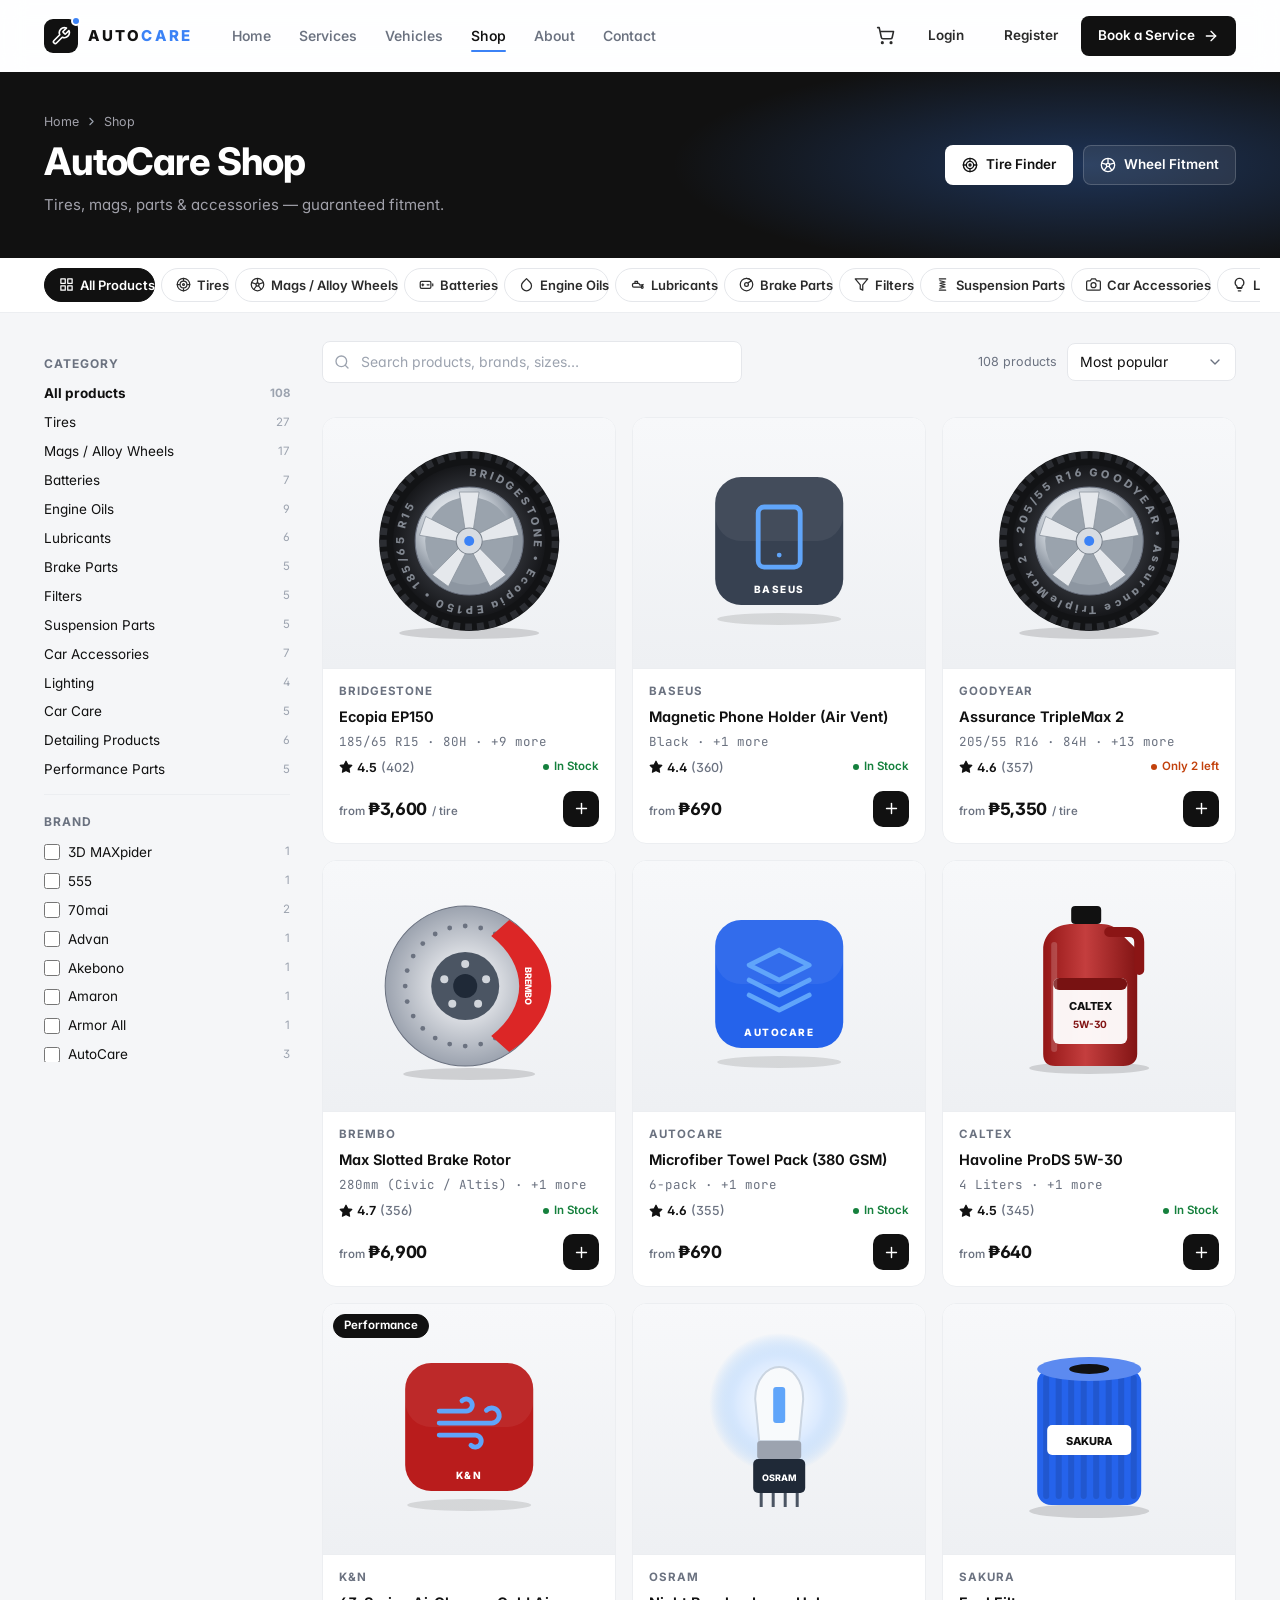
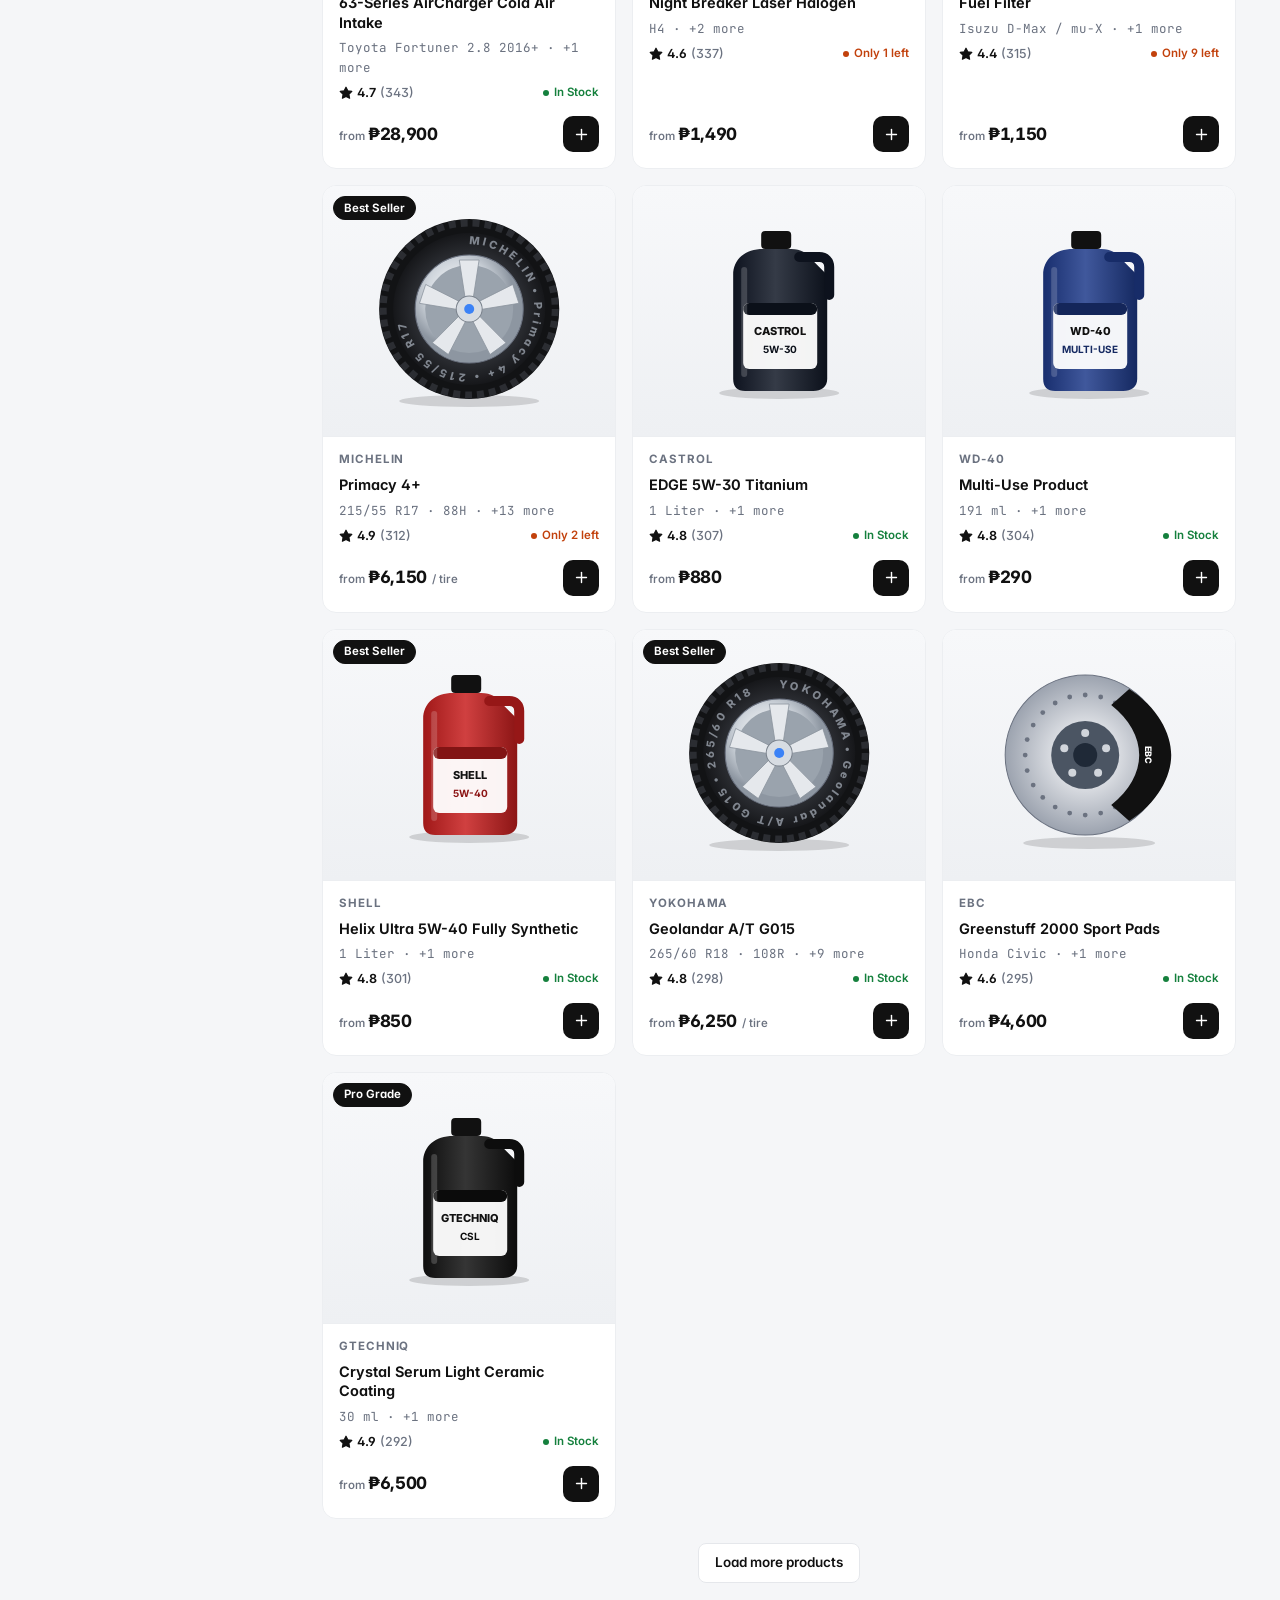
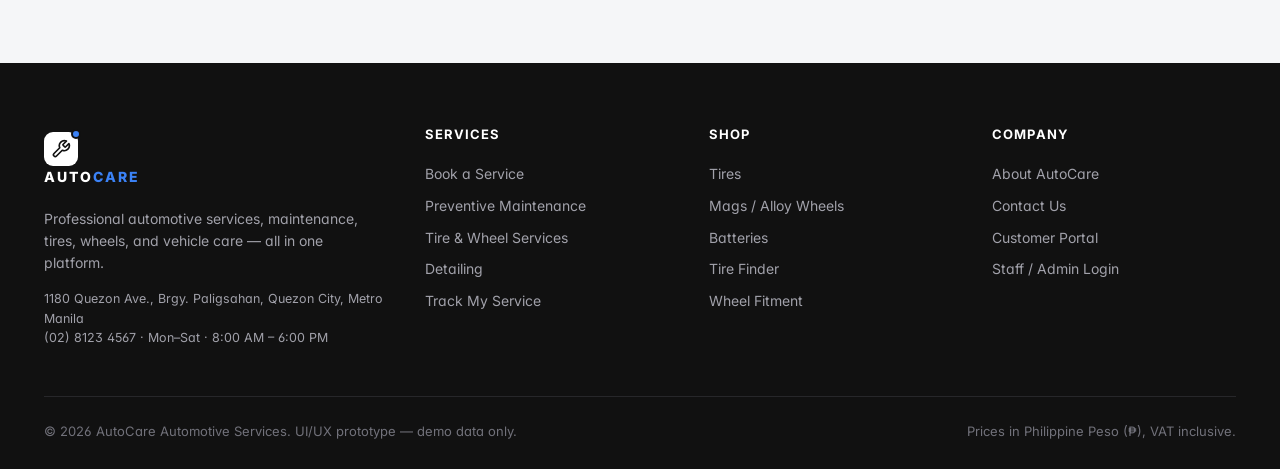
<file: shop.html>
<!doctype html>
<html lang="en">
<head>
  <meta charset="utf-8">
  <meta name="viewport" content="width=device-width, initial-scale=1">
  <title>Shop · AutoCare</title>
  <meta name="description" content="Tires, mags, batteries, oils, parts and accessories — with smart fitment for your vehicle.">
  <link rel="icon" href="data:image/svg+xml,%3Csvg xmlns='http://www.w3.org/2000/svg' viewBox='0 0 32 32'%3E%3Crect width='32' height='32' rx='8' fill='%23111'/%3E%3Ccircle cx='24' cy='8' r='4' fill='%233b82f6'/%3E%3C/svg%3E">
  <link rel="preconnect" href="https://fonts.googleapis.com">
  <link rel="preconnect" href="https://fonts.gstatic.com" crossorigin>
  <link href="https://fonts.googleapis.com/css2?family=Inter:wght@400;500;600;700;800&family=JetBrains+Mono:wght@500;600&display=swap" rel="stylesheet">
  <link rel="stylesheet" href="assets/css/base.css">
  <link rel="stylesheet" href="assets/css/components.css">
  <link rel="stylesheet" href="assets/css/layout.css">
  <link rel="stylesheet" href="assets/css/shop.css">
</head>
<body>
  <section class="shop-hero" aria-labelledby="shop-title">
    <div class="container">
      <div>
        <nav class="breadcrumb" style="color:#a1a1aa" aria-label="Breadcrumb" data-crumbs></nav>
        <h1 class="h2 mt-8" id="shop-title" data-shop-title>AutoCare Shop</h1>
        <p class="lead" data-shop-sub>Tires, mags, parts &amp; accessories — guaranteed fitment.</p>
      </div>
      <div class="shop-hero-actions">
        <a class="btn btn-white" href="#/tires" data-icon-before="tire">Tire Finder</a>
        <a class="btn btn-glass" href="#/wheels" data-icon-before="wheel">Wheel Fitment</a>
      </div>
    </div>
  </section>

  <nav class="cat-nav" aria-label="Shop categories"><div class="container" data-catnav></div></nav>

  <main class="shop-body">
    <div class="container" id="view"></div>
  </main>

  <!-- Core -->
  <script src="assets/js/core/icons.js"></script>
  <script src="assets/js/core/ui.js"></script>
  <script src="assets/js/core/art.js"></script>
  <!-- Data -->
  <script src="assets/js/data/vehicles.js"></script>
  <script src="assets/js/data/products.js"></script>
  <script src="assets/js/data/demo.js"></script>
  <script src="assets/js/core/store.js"></script>
  <script src="assets/js/core/shell.js"></script>
  <!-- Shop modules -->
  <script src="assets/js/shop/shop-common.js"></script>
  <script src="assets/js/shop/catalog.js"></script>
  <script src="assets/js/shop/finder.js"></script>
  <script src="assets/js/shop/product.js"></script>
  <script src="assets/js/shop/cart.js"></script>
  <script src="assets/js/shop/shop-app.js"></script>
</body>
</html>
</file>
<file: assets/css/base.css>
/* =========================================================
   AUTOCARE — base.css
   Design tokens, reset, typography, utilities, keyframes
   ========================================================= */

:root {
  /* Brand palette */
  --black: #111111;
  --black-soft: #1c1c1c;
  --dark-gray: #2b2b2b;
  --gray: #6b7280;
  --gray-2: #9ca3af;
  --light-gray: #e5e7eb;
  --line: #eceef1;
  --gray-bg: #f5f6f8;
  --gray-bg-2: #fafbfc;
  --white: #ffffff;
  --blue: #3b82f6;
  --blue-600: #2563eb;
  --blue-light: #60a5fa;
  --blue-soft: #eff6ff;
  --blue-border: #bfdbfe;

  /* Status (reserved for state only) */
  --green: #15803d;
  --green-soft: #ecfdf3;
  --orange: #c2410c;
  --orange-soft: #fff7ed;
  --red: #dc2626;
  --red-soft: #fef2f2;

  /* Chart series (validated categorical order) */
  --series-1: #2a78d6;
  --series-2: #eb6834;
  --series-3: #1baf7a;
  --series-4: #e87ba4;

  /* Shape & depth */
  --radius-xs: 6px;
  --radius-sm: 8px;
  --radius: 10px;
  --radius-lg: 14px;
  --radius-xl: 18px;
  --shadow-xs: 0 1px 2px rgba(17, 17, 17, .04);
  --shadow: 0 1px 3px rgba(17, 17, 17, .06), 0 1px 2px rgba(17, 17, 17, .04);
  --shadow-md: 0 10px 28px -10px rgba(17, 17, 17, .16), 0 2px 6px rgba(17, 17, 17, .04);
  --shadow-lg: 0 24px 56px -16px rgba(17, 17, 17, .28);
  --glow: 0 0 0 4px rgba(59, 130, 246, .07);
  --ring: 0 0 0 3px rgba(59, 130, 246, .18);

  /* Motion */
  --ease: cubic-bezier(.2, .7, .2, 1);
  --t: all .25s ease;

  /* Type */
  --font: 'Inter', system-ui, -apple-system, 'Segoe UI', Roboto, 'Helvetica Neue', Arial, sans-serif;
  --mono: 'JetBrains Mono', ui-monospace, SFMono-Regular, Menlo, Consolas, monospace;

  /* Layout */
  --sb-w: 264px;
  --topbar-h: 68px;
  --header-h: 72px;
}

/* ---------- Reset ---------- */
*, *::before, *::after { box-sizing: border-box; }
html { -webkit-text-size-adjust: 100%; scroll-behavior: smooth; }
body {
  margin: 0;
  font-family: var(--font);
  font-size: 14px;
  line-height: 1.55;
  color: var(--black);
  background: var(--gray-bg);
  -webkit-font-smoothing: antialiased;
  -moz-osx-font-smoothing: grayscale;
  overflow-x: hidden;
  font-feature-settings: 'cv11', 'ss01';
}
body.bg-white { background: var(--white); }
img, svg { display: block; max-width: 100%; }
button, input, select, textarea { font: inherit; color: inherit; }
button { cursor: pointer; background: none; border: 0; padding: 0; }
a { color: inherit; text-decoration: none; }
h1, h2, h3, h4, h5, h6 { margin: 0; font-weight: 700; letter-spacing: -.02em; line-height: 1.2; }
p { margin: 0; }
ul, ol { margin: 0; padding: 0; list-style: none; }
table { border-collapse: collapse; }
hr { border: 0; border-top: 1px solid var(--line); margin: 20px 0; }
:focus-visible { outline: 2px solid var(--blue); outline-offset: 2px; border-radius: 4px; }
::selection { background: rgba(59, 130, 246, .2); }

/* Scrollbars */
* { scrollbar-width: thin; scrollbar-color: #d1d5db transparent; }
*::-webkit-scrollbar { width: 8px; height: 8px; }
*::-webkit-scrollbar-thumb { background: #d1d5db; border-radius: 8px; border: 2px solid transparent; background-clip: content-box; }
*::-webkit-scrollbar-track { background: transparent; }

/* ---------- Typography helpers ---------- */
.h1 { font-size: clamp(32px, 5vw, 56px); font-weight: 800; letter-spacing: -.035em; line-height: 1.05; }
.h2 { font-size: clamp(26px, 3.4vw, 38px); font-weight: 750; letter-spacing: -.03em; }
.h3 { font-size: 20px; font-weight: 700; }
.h4 { font-size: 16px; font-weight: 650; }
.eyebrow {
  display: inline-flex; align-items: center; gap: 8px;
  font-size: 12px; font-weight: 700; letter-spacing: .12em; text-transform: uppercase;
  color: var(--blue-600);
}
.eyebrow::before { content: ''; width: 18px; height: 2px; background: currentColor; border-radius: 2px; }
.lead { font-size: 17px; color: var(--gray); line-height: 1.65; }
.muted { color: var(--gray); }
.muted-2 { color: var(--gray-2); }
.small { font-size: 12.5px; }
.xs { font-size: 11.5px; }
.strong { font-weight: 650; }
.mono { font-family: var(--mono); font-size: .92em; letter-spacing: -.01em; }
.nowrap { white-space: nowrap; }
.truncate { overflow: hidden; text-overflow: ellipsis; white-space: nowrap; }
.text-right { text-align: right; }
.text-center { text-align: center; }
.text-blue { color: var(--blue-600); }
.text-green { color: var(--green); }
.text-red { color: var(--red); }
.text-orange { color: var(--orange); }
.link { color: var(--blue-600); font-weight: 600; transition: color .2s; }
.link:hover { color: var(--black); }

/* ---------- Layout utilities ---------- */
.container { width: 100%; max-width: 1240px; margin: 0 auto; padding: 0 24px; }
.flex { display: flex; }
.inline-flex { display: inline-flex; }
.col { display: flex; flex-direction: column; }
.items-center { align-items: center; }
.items-start { align-items: flex-start; }
.items-end { align-items: flex-end; }
.between { justify-content: space-between; }
.justify-end { justify-content: flex-end; }
.center { display: grid; place-items: center; }
.wrap { flex-wrap: wrap; }
.grow { flex: 1; min-width: 0; }
.shrink-0 { flex-shrink: 0; }
.gap-4 { gap: 4px; } .gap-6 { gap: 6px; } .gap-8 { gap: 8px; } .gap-10 { gap: 10px; }
.gap-12 { gap: 12px; } .gap-16 { gap: 16px; } .gap-20 { gap: 20px; } .gap-24 { gap: 24px; }
.mt-4 { margin-top: 4px; } .mt-8 { margin-top: 8px; } .mt-12 { margin-top: 12px; } .mt-16 { margin-top: 16px; }
.mt-20 { margin-top: 20px; } .mt-24 { margin-top: 24px; } .mt-32 { margin-top: 32px; }
.mb-8 { margin-bottom: 8px; } .mb-12 { margin-bottom: 12px; } .mb-16 { margin-bottom: 16px; } .mb-24 { margin-bottom: 24px; }
.ml-auto { margin-left: auto; }
.p-0 { padding: 0 !important; }
.w-full { width: 100%; }
.hidden { display: none !important; }
.relative { position: relative; }

.grid { display: grid; gap: 20px; }
.grid-2 { display: grid; gap: 20px; grid-template-columns: repeat(2, minmax(0, 1fr)); }
.grid-3 { display: grid; gap: 20px; grid-template-columns: repeat(3, minmax(0, 1fr)); }
.grid-4 { display: grid; gap: 20px; grid-template-columns: repeat(4, minmax(0, 1fr)); }
.grid-stats { display: grid; gap: 16px; grid-template-columns: repeat(auto-fill, minmax(220px, 1fr)); }
.grid-auto { display: grid; gap: 20px; grid-template-columns: repeat(auto-fill, minmax(280px, 1fr)); }
.grid-main-side { display: grid; gap: 20px; grid-template-columns: minmax(0, 1fr) 360px; }
.grid-side-main { display: grid; gap: 24px; grid-template-columns: 260px minmax(0, 1fr); }

@media (max-width: 1200px) {
  .grid-4 { grid-template-columns: repeat(2, minmax(0, 1fr)); }
  .grid-main-side { grid-template-columns: minmax(0, 1fr); }
}
@media (max-width: 900px) {
  .grid-3 { grid-template-columns: repeat(2, minmax(0, 1fr)); }
  .grid-side-main { grid-template-columns: minmax(0, 1fr); }
}
@media (max-width: 640px) {
  .grid-2, .grid-3, .grid-4 { grid-template-columns: minmax(0, 1fr); }
  .container { padding: 0 16px; }
  .hide-sm { display: none !important; }
}
@media (min-width: 641px) { .show-sm { display: none !important; } }

/* ---------- Keyframes ---------- */
@keyframes fadeIn { from { opacity: 0; } to { opacity: 1; } }
@keyframes fadeUp { from { opacity: 0; transform: translateY(10px); } to { opacity: 1; transform: none; } }
@keyframes scaleIn { from { opacity: 0; transform: scale(.96); } to { opacity: 1; transform: none; } }
@keyframes spin { to { transform: rotate(360deg); } }
@keyframes shimmer { 0% { background-position: -400px 0; } 100% { background-position: 400px 0; } }
@keyframes pulseRing {
  0% { box-shadow: 0 0 0 0 rgba(59, 130, 246, .35); }
  70% { box-shadow: 0 0 0 10px rgba(59, 130, 246, 0); }
  100% { box-shadow: 0 0 0 0 rgba(59, 130, 246, 0); }
}
@keyframes toastIn { from { opacity: 0; transform: translateX(24px) scale(.98); } to { opacity: 1; transform: none; } }
@keyframes toastOut { to { opacity: 0; transform: translateX(24px); } }
@keyframes ping { 75%, 100% { transform: scale(2.2); opacity: 0; } }
@keyframes stripes { from { background-position: 0 0; } to { background-position: 28px 0; } }
@keyframes drawLine { from { stroke-dashoffset: var(--len, 1000); } to { stroke-dashoffset: 0; } }
@keyframes growY { from { transform: scaleY(0); } to { transform: scaleY(1); } }

.page-enter { animation: fadeUp .38s var(--ease) both; }
.stagger > * { animation: fadeUp .45s var(--ease) both; }
.stagger > *:nth-child(2) { animation-delay: .04s; }
.stagger > *:nth-child(3) { animation-delay: .08s; }
.stagger > *:nth-child(4) { animation-delay: .12s; }
.stagger > *:nth-child(5) { animation-delay: .16s; }
.stagger > *:nth-child(6) { animation-delay: .2s; }
.stagger > *:nth-child(7) { animation-delay: .24s; }
.stagger > *:nth-child(8) { animation-delay: .28s; }
.stagger > *:nth-child(n+9) { animation-delay: .3s; }

@media (prefers-reduced-motion: reduce) {
  *, *::before, *::after { animation-duration: .01ms !important; transition-duration: .01ms !important; }
}

/* Default icon size (zero specificity so components can override) */
:where(svg.ic) { width: 18px; height: 18px; flex-shrink: 0; vertical-align: middle; }
:where(.small, .xs, .tag, .badge, .chip) :where(svg.ic) { width: 14px; height: 14px; }
svg.ic { display: inline-block; }

/* Responsive overrides for grids that set custom desktop columns inline */
@media (max-width: 1200px) { .grid-main-side { grid-template-columns: minmax(0, 1fr) !important; } }
@media (max-width: 900px) { .grid-3[style] { grid-template-columns: minmax(0, 1fr) !important; } }
@media (max-width: 640px) { .grid-2[style] { grid-template-columns: minmax(0, 1fr) !important; } }
html, body { overflow-x: clip; }
@media (max-width: 640px) { .grid-4:not([style]) { grid-template-columns: repeat(2, minmax(0, 1fr)); gap: 10px; } }
@media (max-width: 360px) { .grid-4:not([style]) { grid-template-columns: minmax(0, 1fr); } }
</file>
<file: assets/css/components.css>
/* =========================================================
   AUTOCARE — components.css
   Reusable UI components (buttons, cards, badges, forms,
   tables, tabs, modals, toasts, dropdowns, trackers, etc.)
   ========================================================= */

/* ---------- Logo ---------- */
.logo { display: inline-flex; align-items: center; gap: 10px; font-weight: 800; letter-spacing: .14em; font-size: 15px; color: var(--black); }
.logo-mark {
  position: relative; width: 34px; height: 34px; border-radius: 9px; background: var(--black);
  display: grid; place-items: center; color: #fff; flex-shrink: 0; transition: var(--t);
}
.logo-mark svg { width: 20px; height: 20px; }
.logo-mark::after {
  content: ''; position: absolute; right: -3px; top: -3px; width: 10px; height: 10px; border-radius: 50%;
  background: var(--blue); border: 2px solid #fff;
}
.logo:hover .logo-mark { transform: rotate(-6deg); }
.logo-text b { color: var(--blue); font-weight: 800; }
.logo.light { color: #fff; }
.logo.light .logo-mark { background: #fff; color: var(--black); }
.logo.light .logo-mark::after { border-color: var(--black); }

/* ---------- Buttons ---------- */
.btn {
  display: inline-flex; align-items: center; justify-content: center; gap: 8px;
  height: 40px; padding: 0 16px; border-radius: var(--radius-sm);
  font-weight: 600; font-size: 13.5px; line-height: 1;
  border: 1px solid transparent; transition: var(--t); white-space: nowrap; user-select: none;
  position: relative;
}
.btn svg { width: 16px; height: 16px; flex-shrink: 0; transition: transform .25s ease; }
.btn:hover { transform: translateY(-1px); }
.btn:active { transform: translateY(0) scale(.99); }
.btn:hover .i-arrow { transform: translateX(3px); }
.btn-primary { background: var(--black); color: #fff; }
.btn-primary:hover { background: var(--black-soft); box-shadow: 0 8px 18px -8px rgba(17, 17, 17, .55); }
.btn-blue { background: var(--blue); color: #fff; }
.btn-blue:hover { background: var(--blue-600); box-shadow: 0 8px 20px -8px rgba(59, 130, 246, .7); }
.btn-outline { background: #fff; border-color: var(--light-gray); color: var(--black); }
.btn-outline:hover { border-color: var(--blue-light); color: var(--blue-600); box-shadow: var(--glow); }
.btn-ghost { background: transparent; color: var(--dark-gray); }
.btn-ghost:hover { background: var(--gray-bg); color: var(--black); }
.btn-soft { background: var(--blue-soft); color: var(--blue-600); }
.btn-soft:hover { background: #dbeafe; }
.btn-danger { background: var(--red); color: #fff; }
.btn-danger:hover { background: #b91c1c; box-shadow: 0 8px 18px -8px rgba(220, 38, 38, .6); }
.btn-danger-ghost { color: var(--red); background: transparent; }
.btn-danger-ghost:hover { background: var(--red-soft); }
.btn-white { background: #fff; color: var(--black); }
.btn-white:hover { box-shadow: 0 10px 24px -10px rgba(255, 255, 255, .5); }
.btn-glass { background: rgba(255, 255, 255, .08); color: #fff; border-color: rgba(255, 255, 255, .18); }
.btn-glass:hover { background: rgba(255, 255, 255, .14); border-color: rgba(147, 197, 253, .6); }
.btn-sm { height: 32px; padding: 0 12px; font-size: 12.5px; border-radius: 7px; }
.btn-sm svg { width: 14px; height: 14px; }
.btn-lg { height: 50px; padding: 0 24px; font-size: 15px; border-radius: 10px; }
.btn-icon { width: 38px; height: 38px; padding: 0; }
.btn-icon.btn-sm { width: 32px; height: 32px; }
.btn-block { width: 100%; }
.btn[disabled], .btn.disabled { opacity: .5; pointer-events: none; }
.btn.is-loading { color: transparent !important; pointer-events: none; }
.btn.is-loading::after {
  content: ''; position: absolute; width: 16px; height: 16px; border-radius: 50%;
  border: 2px solid rgba(255, 255, 255, .4); border-top-color: #fff; animation: spin .7s linear infinite;
}
.btn-outline.is-loading::after, .btn-ghost.is-loading::after { border-color: rgba(17, 17, 17, .15); border-top-color: var(--black); }
.btn-group { display: inline-flex; gap: 8px; flex-wrap: wrap; }

.icon-btn {
  position: relative; width: 40px; height: 40px; border-radius: 10px; display: grid; place-items: center;
  color: var(--dark-gray); transition: var(--t); border: 1px solid transparent;
}
.icon-btn svg { width: 19px; height: 19px; transition: transform .25s ease; }
.icon-btn:hover { background: var(--gray-bg); color: var(--black); border-color: var(--line); }
.icon-btn:hover svg { transform: scale(1.08); }
.dot-badge {
  position: absolute; top: 6px; right: 6px; min-width: 17px; height: 17px; padding: 0 4px; border-radius: 999px;
  background: var(--blue); color: #fff; font-size: 10px; font-weight: 700; display: grid; place-items: center;
  border: 2px solid #fff; line-height: 1;
}
.dot-badge.ping::before {
  content: ''; position: absolute; inset: -2px; border-radius: inherit; background: var(--blue);
  animation: ping 1.6s cubic-bezier(0, 0, .2, 1) infinite; z-index: -1;
}

/* ---------- Cards ---------- */
.card {
  background: #fff; border: 1px solid var(--line); border-radius: var(--radius-lg);
  transition: transform .25s ease, box-shadow .25s ease, border-color .25s ease;
  min-width: 0;
}
.card-hover:hover, .hover-lift:hover {
  transform: translateY(-3px);
  box-shadow: var(--shadow-md), var(--glow);
  border-color: var(--blue-border);
}
.card-head {
  display: flex; align-items: center; justify-content: space-between; gap: 12px;
  padding: 16px 20px; border-bottom: 1px solid var(--line); min-height: 60px; flex-wrap: wrap;
}
.card-title { font-size: 15px; font-weight: 650; letter-spacing: -.01em; display: flex; align-items: center; gap: 8px; }
.card-sub { font-size: 12.5px; color: var(--gray); margin-top: 2px; }
.card-body { padding: 20px; }
.card-foot { padding: 14px 20px; border-top: 1px solid var(--line); display: flex; align-items: center; justify-content: space-between; gap: 12px; flex-wrap: wrap; }
.card-dark { background: var(--black); color: #fff; border-color: var(--black); }
.card-dark .muted { color: #a1a1aa; }
.card-soft { background: var(--gray-bg-2); }

/* Stat card */
.stat { padding: 18px 20px; display: flex; flex-direction: column; gap: 14px; position: relative; overflow: hidden; }
.stat-top { display: flex; justify-content: space-between; align-items: flex-start; gap: 10px; }
.stat-label { color: var(--gray); font-size: 13px; font-weight: 550; }
.stat-value { font-size: 26px; font-weight: 750; letter-spacing: -.03em; line-height: 1.1; font-variant-numeric: tabular-nums; }
.stat-foot { display: flex; align-items: center; gap: 8px; font-size: 12px; color: var(--gray); }
.stat-icon {
  width: 40px; height: 40px; border-radius: 10px; background: var(--gray-bg); display: grid; place-items: center;
  color: var(--black); transition: var(--t); flex-shrink: 0;
}
.stat-icon svg { width: 19px; height: 19px; }
.card:hover .stat-icon { background: var(--blue-soft); color: var(--blue-600); transform: scale(1.07) rotate(-3deg); }
.delta { display: inline-flex; align-items: center; gap: 3px; font-weight: 650; font-size: 12px; padding: 2px 6px; border-radius: 6px; }
.delta svg { width: 12px; height: 12px; }
.delta.up { color: var(--green); background: var(--green-soft); }
.delta.down { color: var(--red); background: var(--red-soft); }
.stat-spark { position: absolute; right: 0; bottom: 0; width: 46%; height: 44px; opacity: .9; pointer-events: none; }

/* Icon tile (feature) */
.icon-tile {
  width: 48px; height: 48px; border-radius: 12px; display: grid; place-items: center;
  background: var(--gray-bg); color: var(--black); transition: var(--t); border: 1px solid var(--line);
}
.icon-tile svg { width: 22px; height: 22px; transition: transform .3s var(--ease); }
.card:hover .icon-tile { background: var(--black); color: #fff; border-color: var(--black); }
.card:hover .icon-tile svg { transform: scale(1.1); color: var(--blue-light); }

/* ---------- Badges ---------- */
.badge {
  display: inline-flex; align-items: center; gap: 6px; height: 24px; padding: 0 10px; border-radius: 999px;
  font-size: 11.5px; font-weight: 650; background: var(--gray-bg); color: var(--dark-gray);
  border: 1px solid var(--line); white-space: nowrap; transition: background .3s, color .3s, border-color .3s; line-height: 1;
}
.badge::before { content: ''; width: 6px; height: 6px; border-radius: 50%; background: currentColor; flex-shrink: 0; }
.badge.no-dot::before { display: none; }
.badge-blue { background: var(--blue-soft); color: var(--blue-600); border-color: #dbeafe; }
.badge-green { background: var(--green-soft); color: var(--green); border-color: #d1fadf; }
.badge-orange { background: var(--orange-soft); color: var(--orange); border-color: #fed7aa; }
.badge-red { background: var(--red-soft); color: var(--red); border-color: #fecaca; }
.badge-dark { background: var(--black); color: #fff; border-color: var(--black); }
.badge-dark::before { background: var(--blue-light); }
.badge-outline { background: #fff; }
.badge-lg { height: 28px; padding: 0 12px; font-size: 12.5px; }
.badge.pulse::before { animation: pulseDot 1.4s infinite; }
@keyframes pulseDot { 50% { opacity: .3; } }
.tag {
  display: inline-flex; align-items: center; gap: 6px; height: 26px; padding: 0 10px; border-radius: 7px;
  background: var(--gray-bg); border: 1px solid var(--line); font-size: 12px; font-weight: 600; color: var(--dark-gray);
}
.tag svg { width: 13px; height: 13px; }

/* ---------- Forms ---------- */
.field { display: flex; flex-direction: column; gap: 6px; min-width: 0; }
.label { font-size: 12.5px; font-weight: 600; color: var(--dark-gray); }
.label .req { color: var(--red); }
.input, .select, .textarea {
  width: 100%; height: 42px; padding: 0 12px; border: 1px solid var(--light-gray); border-radius: var(--radius-sm);
  background: #fff; transition: border-color .2s, box-shadow .2s, background .2s; outline: 0; font-size: 14px;
}
.input::placeholder, .textarea::placeholder { color: var(--gray-2); }
.input:hover, .select:hover, .textarea:hover { border-color: #cfd3d9; }
.input:focus, .select:focus, .textarea:focus { border-color: var(--blue); box-shadow: var(--ring); }
.input.is-invalid { border-color: var(--red); box-shadow: 0 0 0 3px rgba(220, 38, 38, .12); }
.input[readonly] { background: var(--gray-bg-2); }
.select {
  appearance: none; -webkit-appearance: none; cursor: pointer; padding-right: 36px;
  background-image: url("data:image/svg+xml,%3Csvg xmlns='http://www.w3.org/2000/svg' width='16' height='16' viewBox='0 0 24 24' fill='none' stroke='%236b7280' stroke-width='2' stroke-linecap='round' stroke-linejoin='round'%3E%3Cpolyline points='6 9 12 15 18 9'/%3E%3C/svg%3E");
  background-repeat: no-repeat; background-position: right 12px center;
}
.textarea { height: auto; min-height: 96px; padding: 10px 12px; resize: vertical; line-height: 1.5; }
.input-sm, .select-sm { height: 34px; font-size: 13px; }
.input-icon { position: relative; }
.input-icon > svg, .input-icon > span > svg { position: absolute; left: 12px; top: 50%; transform: translateY(-50%); width: 16px; height: 16px; color: var(--gray-2); pointer-events: none; }
.input-icon > .input { padding-left: 38px; }
.input-icon > .input-suffix { position: absolute; right: 6px; top: 50%; transform: translateY(-50%); }
.help { font-size: 12px; color: var(--gray); }
.error-text { font-size: 12px; color: var(--red); }
.form-grid { display: grid; gap: 14px 16px; grid-template-columns: repeat(2, minmax(0, 1fr)); }
.form-grid-3 { display: grid; gap: 14px 16px; grid-template-columns: repeat(3, minmax(0, 1fr)); }
.span-2 { grid-column: span 2; }
.span-3 { grid-column: 1 / -1; }
@media (max-width: 640px) {
  .form-grid, .form-grid-3 { grid-template-columns: minmax(0, 1fr); }
  .span-2, .span-3 { grid-column: auto; }
}
.check { display: inline-flex; align-items: center; gap: 8px; cursor: pointer; font-size: 13.5px; user-select: none; }
.check input { accent-color: var(--blue); width: 16px; height: 16px; cursor: pointer; margin: 0; }
.switch { position: relative; display: inline-flex; align-items: center; gap: 10px; cursor: pointer; }
.switch input { position: absolute; opacity: 0; pointer-events: none; }
.switch-track { width: 38px; height: 22px; border-radius: 999px; background: var(--light-gray); position: relative; transition: background .25s; flex-shrink: 0; }
.switch-track::after { content: ''; position: absolute; left: 3px; top: 3px; width: 16px; height: 16px; border-radius: 50%; background: #fff; box-shadow: var(--shadow); transition: transform .25s var(--ease); }
.switch input:checked + .switch-track { background: var(--blue); }
.switch input:checked + .switch-track::after { transform: translateX(16px); }
.switch input:focus-visible + .switch-track { box-shadow: var(--ring); }

/* Option cards (radio-like) */
.option {
  display: flex; align-items: center; gap: 12px; padding: 14px; border: 1px solid var(--light-gray);
  border-radius: 12px; background: #fff; cursor: pointer; transition: var(--t); text-align: left; width: 100%;
}
.option:hover { border-color: var(--blue-light); box-shadow: var(--glow); transform: translateY(-2px); }
.option.selected { border-color: var(--blue); box-shadow: 0 0 0 3px rgba(59, 130, 246, .14); background: #fbfdff; }
.option .opt-check { margin-left: auto; width: 20px; height: 20px; border-radius: 50%; border: 2px solid var(--light-gray); display: grid; place-items: center; color: #fff; flex-shrink: 0; transition: var(--t); }
.option.selected .opt-check { background: var(--blue); border-color: var(--blue); }
.option .opt-check svg { width: 12px; height: 12px; opacity: 0; transition: opacity .2s; }
.option.selected .opt-check svg { opacity: 1; }

/* Search bar */
.searchbar { position: relative; min-width: 0; }
.searchbar > svg { position: absolute; left: 12px; top: 50%; transform: translateY(-50%); width: 16px; height: 16px; color: var(--gray-2); pointer-events: none; }
.searchbar .input { padding-left: 38px; background: var(--gray-bg); border-color: transparent; }
.searchbar .input:hover { border-color: var(--light-gray); }
.searchbar .input:focus { background: #fff; }
.searchbar > kbd { position: absolute; right: 10px; top: 50%; transform: translateY(-50%); }
kbd { font-family: var(--mono); font-size: 11px; padding: 2px 6px; border-radius: 5px; border: 1px solid var(--light-gray); background: #fff; color: var(--gray); }

/* Toolbar (filters row) */
.toolbar { display: flex; align-items: center; gap: 10px; flex-wrap: wrap; padding: 14px 20px; border-bottom: 1px solid var(--line); }
.toolbar .searchbar { flex: 1 1 240px; max-width: 360px; }
.toolbar .select { width: auto; min-width: 140px; height: 38px; }
@media (max-width: 640px) {
  .toolbar { padding: 12px 14px; }
  .toolbar .searchbar { max-width: none; flex-basis: 100%; }
  .toolbar .select { flex: 1 1 calc(50% - 10px); min-width: 0; }
}

/* Chips */
.chips { display: flex; gap: 8px; flex-wrap: wrap; }
.chip {
  display: inline-flex; align-items: center; gap: 6px; height: 34px; padding: 0 14px; border-radius: 999px;
  border: 1px solid var(--light-gray); background: #fff; font-size: 13px; font-weight: 600; color: var(--dark-gray);
  transition: var(--t); white-space: nowrap;
}
.chip svg { width: 15px; height: 15px; }
.chip:hover { border-color: var(--blue-light); color: var(--blue-600); transform: translateY(-1px); }
.chip.active { background: var(--black); color: #fff; border-color: var(--black); }
.chip .count { font-size: 11px; opacity: .7; }

/* ---------- Tables ---------- */
.table-wrap { overflow-x: auto; -webkit-overflow-scrolling: touch; }
.table { width: 100%; border-collapse: collapse; font-size: 13.5px; }
.table th {
  text-align: left; font-weight: 600; color: var(--gray); font-size: 11.5px; text-transform: uppercase; letter-spacing: .05em;
  padding: 11px 16px; background: var(--gray-bg-2); border-bottom: 1px solid var(--line); white-space: nowrap;
}
.table th.sortable { cursor: pointer; user-select: none; }
.table th.sortable:hover { color: var(--black); }
.table td { padding: 13px 16px; border-bottom: 1px solid var(--line); vertical-align: middle; }
.table tbody tr { transition: background .2s; }
.table tbody tr:hover { background: #f8fbff; }
.table tbody tr:hover td:first-child { box-shadow: inset 3px 0 0 var(--blue); }
.table tbody tr:last-child td { border-bottom: 0; }
.table .actions { display: flex; gap: 4px; justify-content: flex-end; }
.table .num { text-align: right; font-variant-numeric: tabular-nums; white-space: nowrap; }
.table tr.clickable { cursor: pointer; }
.cell-main { display: flex; align-items: center; gap: 12px; min-width: 0; }
.cell-title { font-weight: 600; color: var(--black); }
.cell-sub { font-size: 12px; color: var(--gray); }
.thumb { width: 44px; height: 44px; border-radius: 9px; background: var(--gray-bg); border: 1px solid var(--line); overflow: hidden; flex-shrink: 0; display: grid; place-items: center; }
.thumb svg { width: 100%; height: 100%; }

/* Responsive table -> stacked cards */
@media (max-width: 760px) {
  .table-responsive thead { display: none; }
  .table-responsive, .table-responsive tbody, .table-responsive tr, .table-responsive td { display: block; width: 100%; }
  .table-responsive tr { padding: 12px 14px; border-bottom: 1px solid var(--line); }
  .table-responsive tbody tr:hover td:first-child { box-shadow: none; }
  .table-responsive td { border: 0; padding: 5px 0; display: flex; justify-content: space-between; align-items: center; gap: 12px; text-align: right; }
  .table-responsive td::before { content: attr(data-label); font-size: 11.5px; font-weight: 600; color: var(--gray); text-transform: uppercase; letter-spacing: .04em; text-align: left; flex-shrink: 0; }
  .table-responsive td[data-label=""]::before, .table-responsive td:not([data-label])::before { display: none; }
  .table-responsive td.td-main { padding-bottom: 8px; text-align: left; }
  .table-responsive td.td-main::before { display: none; }
  .table-responsive td.num { justify-content: space-between; }
  .table-responsive .actions { justify-content: flex-end; width: 100%; padding-top: 6px; }
}

/* ---------- Tabs & segmented ---------- */
.tabs { display: flex; gap: 2px; border-bottom: 1px solid var(--line); overflow-x: auto; scrollbar-width: none; }
.tabs::-webkit-scrollbar { display: none; }
.tab { position: relative; padding: 11px 14px; font-weight: 600; color: var(--gray); font-size: 13.5px; white-space: nowrap; transition: color .2s; display: inline-flex; align-items: center; gap: 8px; }
.tab::after { content: ''; position: absolute; left: 10px; right: 10px; bottom: -1px; height: 2px; background: var(--blue); transform: scaleX(0); transition: transform .28s var(--ease); border-radius: 2px; }
.tab:hover { color: var(--black); }
.tab.active { color: var(--black); }
.tab.active::after { transform: scaleX(1); }
.tab .count { font-size: 11px; background: var(--gray-bg); padding: 1px 7px; border-radius: 999px; color: var(--gray); }
.tab.active .count { background: var(--blue-soft); color: var(--blue-600); }
.tab-panel { animation: fadeIn .3s ease; }
.seg { display: inline-flex; background: var(--gray-bg); border-radius: 9px; padding: 3px; border: 1px solid var(--line); gap: 2px; }
.seg button { padding: 6px 12px; border-radius: 7px; font-weight: 600; color: var(--gray); font-size: 12.5px; transition: var(--t); white-space: nowrap; }
.seg button:hover { color: var(--black); }
.seg button.active { background: #fff; color: var(--black); box-shadow: var(--shadow); }

/* ---------- Dropdown ---------- */
.dropdown { position: relative; }
.dropdown-menu {
  position: absolute; right: 0; top: calc(100% + 8px); min-width: 210px; background: #fff;
  border: 1px solid var(--line); border-radius: 12px; box-shadow: var(--shadow-md); padding: 6px; z-index: 400;
  opacity: 0; visibility: hidden; transform: translateY(-6px) scale(.98); transform-origin: top right;
  transition: opacity .18s ease, transform .2s var(--ease), visibility .2s;
}
.dropdown-menu.left { right: auto; left: 0; transform-origin: top left; }
.dropdown.open > .dropdown-menu { opacity: 1; visibility: visible; transform: none; }
.dropdown-item {
  display: flex; align-items: center; gap: 10px; width: 100%; padding: 9px 10px; border-radius: 8px;
  font-size: 13.5px; color: var(--dark-gray); text-align: left; transition: background .15s, color .15s;
}
.dropdown-item svg { width: 16px; height: 16px; color: var(--gray); transition: color .15s; }
.dropdown-item:hover { background: var(--gray-bg); color: var(--black); }
.dropdown-item:hover svg { color: var(--blue); }
.dropdown-item.danger { color: var(--red); }
.dropdown-item.danger svg { color: var(--red); }
.dropdown-sep { height: 1px; background: var(--line); margin: 6px 4px; }
.dropdown-header { padding: 10px 10px 8px; }

/* Notification panel */
.notif-panel { width: 380px; padding: 0; max-width: calc(100vw - 24px); }
.notif-head { display: flex; justify-content: space-between; align-items: center; padding: 14px 16px; border-bottom: 1px solid var(--line); }
.notif-list { max-height: 380px; overflow-y: auto; }
.notif-item { display: flex; gap: 12px; padding: 12px 16px; border-bottom: 1px solid var(--line); transition: background .2s; position: relative; cursor: pointer; width: 100%; text-align: left; }
.notif-item:hover { background: var(--gray-bg-2); }
.notif-item.unread { background: #fbfdff; }
.notif-item.unread::after { content: ''; position: absolute; right: 14px; top: 18px; width: 8px; height: 8px; border-radius: 50%; background: var(--blue); }
.notif-ico { width: 36px; height: 36px; border-radius: 10px; display: grid; place-items: center; background: var(--gray-bg); flex-shrink: 0; color: var(--black); }
.notif-ico svg { width: 17px; height: 17px; }
.notif-ico.blue { background: var(--blue-soft); color: var(--blue-600); }
.notif-ico.green { background: var(--green-soft); color: var(--green); }
.notif-ico.orange { background: var(--orange-soft); color: var(--orange); }
.notif-ico.red { background: var(--red-soft); color: var(--red); }
.notif-title { font-weight: 650; font-size: 13.5px; padding-right: 16px; }
.notif-msg { font-size: 12.5px; color: var(--gray); margin-top: 2px; }
.notif-time { font-size: 11.5px; color: var(--gray-2); margin-top: 4px; }
.notif-foot { padding: 10px; text-align: center; }
@media (max-width: 480px) {
  .notif-panel { position: fixed; left: 12px; right: 12px; top: 72px; width: auto; }
}

/* ---------- Modal ---------- */
.modal-backdrop {
  position: fixed; inset: 0; background: rgba(17, 17, 17, .45); backdrop-filter: blur(3px);
  display: flex; align-items: center; justify-content: center; padding: 20px; z-index: 1000;
  opacity: 0; transition: opacity .22s ease;
}
.modal-backdrop.show { opacity: 1; }
.modal {
  background: #fff; border-radius: var(--radius-xl); width: 100%; max-width: 560px; max-height: calc(100vh - 40px);
  display: flex; flex-direction: column; box-shadow: var(--shadow-lg);
  transform: scale(.95) translateY(10px); transition: transform .28s var(--ease);
}
.modal-backdrop.show .modal { transform: none; }
.modal-sm { max-width: 420px; }
.modal-lg { max-width: 820px; }
.modal-xl { max-width: 1040px; }
.modal-head { display: flex; align-items: flex-start; justify-content: space-between; gap: 16px; padding: 20px 22px 16px; border-bottom: 1px solid var(--line); }
.modal-title { font-size: 17px; font-weight: 700; }
.modal-sub { color: var(--gray); font-size: 13px; margin-top: 3px; }
.modal-body { padding: 22px; overflow-y: auto; }
.modal-foot { display: flex; justify-content: flex-end; gap: 10px; padding: 14px 22px; border-top: 1px solid var(--line); background: var(--gray-bg-2); border-radius: 0 0 var(--radius-xl) var(--radius-xl); flex-wrap: wrap; }
.confirm-ico { width: 48px; height: 48px; border-radius: 14px; display: grid; place-items: center; margin-bottom: 14px; background: var(--blue-soft); color: var(--blue-600); }
.confirm-ico.danger { background: var(--red-soft); color: var(--red); }
.confirm-ico svg { width: 22px; height: 22px; }
@media (max-width: 640px) {
  .modal-backdrop { align-items: flex-end; padding: 0; }
  .modal { max-width: 100% !important; max-height: 92vh; border-radius: 20px 20px 0 0; transform: translateY(40px); }
  .modal-foot { border-radius: 0; padding-bottom: max(14px, env(safe-area-inset-bottom)); }
  .modal-foot .btn { flex: 1; }
  .modal-head::before { content: ''; position: absolute; left: 50%; top: 7px; width: 40px; height: 4px; border-radius: 4px; background: var(--light-gray); transform: translateX(-50%); }
  .modal-head { position: relative; padding-top: 22px; }
}

/* ---------- Toast ---------- */
.toast-stack { position: fixed; top: 20px; right: 20px; z-index: 1200; display: flex; flex-direction: column; gap: 10px; pointer-events: none; }
.toast {
  pointer-events: auto; display: flex; gap: 12px; align-items: flex-start; width: 360px; max-width: calc(100vw - 32px);
  background: #fff; border: 1px solid var(--line); border-radius: 12px; padding: 13px 14px; box-shadow: var(--shadow-md);
  animation: toastIn .35s var(--ease); position: relative; overflow: hidden;
}
.toast.out { animation: toastOut .25s ease forwards; }
.toast-ico { width: 30px; height: 30px; border-radius: 8px; display: grid; place-items: center; flex-shrink: 0; background: var(--blue-soft); color: var(--blue-600); }
.toast-ico svg { width: 16px; height: 16px; }
.toast.success .toast-ico { background: var(--green-soft); color: var(--green); }
.toast.error .toast-ico { background: var(--red-soft); color: var(--red); }
.toast.warning .toast-ico { background: var(--orange-soft); color: var(--orange); }
.toast-title { font-weight: 650; font-size: 13.5px; }
.toast-msg { font-size: 12.5px; color: var(--gray); margin-top: 1px; }
.toast-close { margin-left: auto; color: var(--gray-2); padding: 2px; }
.toast-close:hover { color: var(--black); }
.toast-close svg { width: 15px; height: 15px; }
.toast-bar { position: absolute; left: 0; bottom: 0; height: 2px; background: var(--blue); animation: toastBar linear forwards; }
.toast.success .toast-bar { background: var(--green); }
.toast.error .toast-bar { background: var(--red); }
.toast.warning .toast-bar { background: var(--orange); }
@keyframes toastBar { from { width: 100%; } to { width: 0; } }
@media (max-width: 640px) { .toast-stack { left: 12px; right: 12px; top: 12px; } .toast { width: 100%; } }

/* ---------- Avatar ---------- */
.avatar { width: 36px; height: 36px; border-radius: 50%; display: grid; place-items: center; font-weight: 700; font-size: 13px; color: #fff; background: var(--dark-gray); flex-shrink: 0; letter-spacing: .02em; }
.avatar-sm { width: 30px; height: 30px; font-size: 11px; }
.avatar-lg { width: 56px; height: 56px; font-size: 18px; }
.avatar-xl { width: 88px; height: 88px; font-size: 28px; }
.avatar.c0 { background: #111111; } .avatar.c1 { background: #2563eb; } .avatar.c2 { background: #374151; }
.avatar.c3 { background: #1e40af; } .avatar.c4 { background: #4b5563; } .avatar.c5 { background: #0f172a; }
.avatar-ring { box-shadow: 0 0 0 3px #fff, 0 0 0 5px var(--blue-border); }

/* ---------- Progress ---------- */
.progress { height: 8px; border-radius: 999px; background: var(--gray-bg); overflow: hidden; border: 1px solid var(--line); }
.progress-bar { height: 100%; background: var(--blue); border-radius: inherit; transition: width .8s var(--ease); }
.progress-bar.dark { background: var(--black); }
.progress-bar.green { background: var(--green); }
.progress-bar.orange { background: var(--orange); }
.progress-bar.red { background: var(--red); }
.progress-bar.striped {
  background-image: linear-gradient(45deg, rgba(255, 255, 255, .22) 25%, transparent 25%, transparent 50%, rgba(255, 255, 255, .22) 50%, rgba(255, 255, 255, .22) 75%, transparent 75%);
  background-size: 28px 28px; animation: stripes 1s linear infinite;
}

/* Service tracker (6 stages) */
.tracker { display: grid; grid-template-columns: repeat(6, minmax(0, 1fr)); position: relative; }
.tracker-step { display: flex; flex-direction: column; align-items: center; text-align: center; gap: 10px; position: relative; padding: 0 4px; }
.tracker-step:not(:last-child)::after {
  content: ''; position: absolute; top: 21px; left: calc(50% + 26px); right: calc(-50% + 26px); height: 3px; border-radius: 3px;
  background: linear-gradient(var(--blue), var(--blue)) no-repeat left / 0% 100%, var(--light-gray);
  transition: background-size .9s var(--ease);
}
.tracker-step.done:not(:last-child)::after { background-size: 100% 100%; }
.tracker-dot {
  width: 44px; height: 44px; border-radius: 50%; border: 2px solid var(--light-gray); background: #fff;
  display: grid; place-items: center; color: var(--gray-2); z-index: 1; transition: all .4s var(--ease);
}
.tracker-dot svg { width: 19px; height: 19px; }
.tracker-step.done .tracker-dot { background: var(--black); border-color: var(--black); color: #fff; }
.tracker-step.current .tracker-dot { border-color: var(--blue); color: #fff; background: var(--blue); animation: pulseRing 1.8s infinite; }
.tracker-label { font-weight: 650; font-size: 13px; }
.tracker-time { font-size: 11.5px; color: var(--gray); }
.tracker-step:not(.done):not(.current) .tracker-label { color: var(--gray-2); }
@media (max-width: 760px) {
  .tracker { grid-template-columns: 1fr; gap: 0; }
  .tracker-step { flex-direction: row; text-align: left; align-items: flex-start; gap: 14px; padding: 0 0 22px; }
  .tracker-step:not(:last-child)::after {
    top: 46px; bottom: 2px; left: 21px; right: auto; width: 3px; height: auto;
    background: linear-gradient(var(--blue), var(--blue)) no-repeat top / 100% 0%, var(--light-gray);
  }
  .tracker-step.done:not(:last-child)::after { background-size: 100% 100%; }
  .tracker-step > div:last-child { padding-top: 10px; }
}

/* Wizard stepper */
.stepper { display: flex; align-items: center; gap: 8px; overflow-x: auto; scrollbar-width: none; padding-bottom: 2px; }
.stepper::-webkit-scrollbar { display: none; }
.step { display: flex; align-items: center; gap: 10px; flex-shrink: 0; color: var(--gray-2); font-weight: 600; font-size: 13px; }
.step-num { width: 30px; height: 30px; border-radius: 50%; display: grid; place-items: center; border: 2px solid var(--light-gray); font-size: 12px; font-weight: 700; transition: all .3s var(--ease); background: #fff; }
.step-num svg { width: 14px; height: 14px; }
.step.active { color: var(--black); }
.step.active .step-num { border-color: var(--blue); color: var(--blue); box-shadow: var(--ring); }
.step.done { color: var(--black); }
.step.done .step-num { background: var(--black); border-color: var(--black); color: #fff; }
.step-line { width: 36px; height: 2px; background: var(--light-gray); flex-shrink: 0; border-radius: 2px; transition: background .3s; }
.step-line.done { background: var(--black); }
@media (max-width: 640px) { .step .step-text { display: none; } .step.active .step-text { display: inline; } .step-line { width: 18px; } }

/* Vertical timeline */
.timeline { position: relative; }
.tl-item { position: relative; display: flex; gap: 14px; padding-bottom: 20px; }
.tl-item:last-child { padding-bottom: 0; }
.tl-item:not(:last-child)::before { content: ''; position: absolute; left: 13px; top: 30px; bottom: 2px; width: 2px; background: var(--line); }
.tl-item.done:not(:last-child)::before { background: var(--black); }
.tl-dot { width: 28px; height: 28px; border-radius: 50%; display: grid; place-items: center; flex-shrink: 0; border: 2px solid var(--light-gray); background: #fff; color: var(--gray-2); z-index: 1; transition: var(--t); }
.tl-dot svg { width: 13px; height: 13px; }
.tl-item.done .tl-dot { background: var(--black); border-color: var(--black); color: #fff; }
.tl-item.current .tl-dot { background: var(--blue); border-color: var(--blue); color: #fff; animation: pulseRing 1.8s infinite; }
.tl-item.cancel .tl-dot { background: var(--red); border-color: var(--red); color: #fff; }
.tl-title { font-weight: 650; font-size: 13.5px; }
.tl-sub { font-size: 12.5px; color: var(--gray); }
.tl-item:not(.done):not(.current):not(.cancel) .tl-title { color: var(--gray-2); }

/* Activity feed */
.feed-item { display: flex; gap: 12px; padding: 12px 0; border-bottom: 1px dashed var(--line); }
.feed-item:last-child { border-bottom: 0; }
.feed-text { font-size: 13.5px; }
.feed-text b { font-weight: 650; }
.feed-time { font-size: 12px; color: var(--gray-2); margin-top: 2px; }

/* ---------- Pagination ---------- */
.pagination { display: flex; align-items: center; gap: 4px; }
.page-btn { min-width: 32px; height: 32px; padding: 0 8px; border-radius: 8px; border: 1px solid var(--line); background: #fff; font-weight: 600; font-size: 12.5px; color: var(--dark-gray); transition: var(--t); display: grid; place-items: center; }
.page-btn svg { width: 14px; height: 14px; }
.page-btn:hover:not([disabled]) { border-color: var(--blue-light); color: var(--blue-600); }
.page-btn.active { background: var(--black); border-color: var(--black); color: #fff; }
.page-btn[disabled] { opacity: .4; cursor: not-allowed; }

/* ---------- Breadcrumbs ---------- */
.breadcrumb { display: flex; align-items: center; gap: 6px; font-size: 12.5px; color: var(--gray); flex-wrap: wrap; }
.breadcrumb a { transition: color .2s; }
.breadcrumb a:hover { color: var(--blue-600); }
.breadcrumb svg { width: 13px; height: 13px; color: var(--gray-2); }
.breadcrumb span:last-child { color: var(--black); font-weight: 600; }

/* ---------- Empty & loading ---------- */
.empty { padding: 48px 24px; text-align: center; display: flex; flex-direction: column; align-items: center; gap: 10px; }
.empty-ico { width: 64px; height: 64px; border-radius: 18px; background: var(--gray-bg); display: grid; place-items: center; color: var(--gray-2); border: 1px dashed var(--light-gray); margin-bottom: 4px; }
.empty-ico svg { width: 28px; height: 28px; }
.empty-title { font-weight: 700; font-size: 16px; }
.empty-text { color: var(--gray); max-width: 360px; font-size: 13.5px; }
.skeleton { background: linear-gradient(90deg, #f1f2f4 0, #e8eaed 40px, #f1f2f4 80px) #f1f2f4; background-size: 800px 100%; animation: shimmer 1.4s infinite linear; border-radius: 8px; }
.sk-line { height: 12px; margin: 8px 0; }
.spinner { width: 22px; height: 22px; border-radius: 50%; border: 2.5px solid var(--light-gray); border-top-color: var(--blue); animation: spin .7s linear infinite; }
.loader-wrap { display: grid; place-items: center; padding: 60px; }

/* ---------- Misc ---------- */
.divider { height: 1px; background: var(--line); margin: 16px 0; }
.kv { display: grid; grid-template-columns: 140px minmax(0, 1fr); gap: 10px 16px; font-size: 13.5px; }
.kv dt { color: var(--gray); }
.kv dd { margin: 0; font-weight: 550; word-break: break-word; }
@media (max-width: 480px) { .kv { grid-template-columns: 1fr; gap: 2px; } .kv dd { margin-bottom: 8px; } }
.spec-table { width: 100%; font-size: 13.5px; }
.spec-table tr { border-bottom: 1px solid var(--line); }
.spec-table td { padding: 10px 0; }
.spec-table td:first-child { color: var(--gray); width: 45%; }
.spec-table td:last-child { font-weight: 600; text-align: right; }
.list-row { display: flex; align-items: center; gap: 12px; padding: 12px 0; border-bottom: 1px solid var(--line); transition: background .2s; }
.list-row:last-child { border-bottom: 0; }
.rating { display: inline-flex; align-items: center; gap: 4px; font-weight: 650; font-size: 12.5px; }
.rating svg { width: 14px; height: 14px; color: var(--black); fill: var(--black); }
.rating .muted { font-weight: 500; }
.stars { display: inline-flex; gap: 2px; }
.stars svg { width: 14px; height: 14px; color: var(--light-gray); fill: var(--light-gray); }
.stars svg.on { color: var(--black); fill: var(--black); }
.alert { display: flex; gap: 12px; padding: 14px 16px; border-radius: 12px; border: 1px solid #dbeafe; background: var(--blue-soft); font-size: 13.5px; align-items: flex-start; }
.alert svg { width: 18px; height: 18px; flex-shrink: 0; color: var(--blue-600); margin-top: 1px; }
.alert.warning { background: var(--orange-soft); border-color: #fed7aa; }
.alert.warning svg { color: var(--orange); }
.alert.success { background: var(--green-soft); border-color: #d1fadf; }
.alert.success svg { color: var(--green); }
[data-tip] { position: relative; }
.qty { display: inline-flex; align-items: center; border: 1px solid var(--light-gray); border-radius: 9px; overflow: hidden; background: #fff; }
.qty button { width: 34px; height: 36px; display: grid; place-items: center; color: var(--dark-gray); transition: background .2s, color .2s; }
.qty button:hover { background: var(--gray-bg); color: var(--blue-600); }
.qty button svg { width: 14px; height: 14px; }
.qty input { width: 44px; height: 36px; border: 0; text-align: center; font-weight: 650; outline: 0; -moz-appearance: textfield; }
.qty input::-webkit-outer-spin-button, .qty input::-webkit-inner-spin-button { -webkit-appearance: none; margin: 0; }
.color-dot { width: 12px; height: 12px; border-radius: 50%; border: 1px solid rgba(0, 0, 0, .12); display: inline-block; flex-shrink: 0; }
.calendar-mini { display: grid; grid-template-columns: repeat(7, 1fr); gap: 4px; }
.cal-dow { font-size: 11px; font-weight: 700; color: var(--gray-2); text-align: center; padding: 4px 0; text-transform: uppercase; }
.cal-day { aspect-ratio: 1; border-radius: 10px; display: grid; place-items: center; font-weight: 600; font-size: 13px; border: 1px solid transparent; transition: var(--t); }
.cal-day:hover:not([disabled]) { border-color: var(--blue-light); color: var(--blue-600); background: var(--blue-soft); }
.cal-day.today { border-color: var(--light-gray); }
.cal-day.selected { background: var(--black); color: #fff; border-color: var(--black); }
.cal-day[disabled] { color: #d1d5db; cursor: not-allowed; }
.cal-day.muted-day { visibility: hidden; }
.time-grid { display: grid; grid-template-columns: repeat(auto-fill, minmax(96px, 1fr)); gap: 8px; }
.time-slot { height: 42px; border-radius: 10px; border: 1px solid var(--light-gray); font-weight: 600; font-size: 13px; background: #fff; transition: var(--t); }
.time-slot:hover:not([disabled]) { border-color: var(--blue-light); color: var(--blue-600); transform: translateY(-1px); }
.time-slot.selected { background: var(--black); color: #fff; border-color: var(--black); }
.time-slot[disabled] { background: var(--gray-bg); color: #c4c8ce; text-decoration: line-through; cursor: not-allowed; }

/* Chart container */
.chart { position: relative; width: 100%; }
.chart svg { overflow: visible; width: 100%; height: auto; }
.chart .grid-line { stroke: #eef0f3; stroke-width: 1; }
.chart .axis-text { fill: var(--gray-2); font-size: 11px; font-family: var(--font); }
.chart-tip {
  position: absolute; pointer-events: none; background: var(--black); color: #fff; border-radius: 9px; padding: 8px 10px;
  font-size: 12px; box-shadow: var(--shadow-md); opacity: 0; transform: translate(-50%, calc(-100% - 10px)); transition: opacity .15s;
  white-space: nowrap; z-index: 20;
}
.chart-tip.show { opacity: 1; }
.chart-tip .tip-row { display: flex; align-items: center; gap: 8px; margin-top: 3px; }
.chart-tip .tip-key { width: 8px; height: 8px; border-radius: 2px; }
.chart-tip .tip-title { color: #a1a1aa; font-size: 11px; font-weight: 600; }
.legend { display: flex; gap: 14px; flex-wrap: wrap; font-size: 12.5px; color: var(--dark-gray); }
.legend-item { display: inline-flex; align-items: center; gap: 6px; }
.legend-key { width: 10px; height: 10px; border-radius: 3px; }
.donut-wrap { display: flex; align-items: center; gap: 22px; flex-wrap: wrap; }
.donut-legend { flex: 1; min-width: 160px; display: flex; flex-direction: column; gap: 10px; font-size: 13px; }
.donut-legend .row { display: flex; align-items: center; gap: 8px; }
.donut-legend .row b { margin-left: auto; font-variant-numeric: tabular-nums; }
.hbar-row { display: grid; grid-template-columns: 140px minmax(0, 1fr) 70px; gap: 12px; align-items: center; padding: 6px 0; font-size: 13px; }
.hbar-track { height: 10px; background: var(--gray-bg); border-radius: 999px; overflow: hidden; }
.hbar-fill { height: 100%; background: var(--series-1); border-radius: 999px; transition: width .9s var(--ease); }
@media (max-width: 480px) { .hbar-row { grid-template-columns: 100px minmax(0, 1fr) 56px; } }
.grid-stats.six { grid-template-columns: repeat(3, minmax(0, 1fr)); }
@media (min-width: 1500px) { .grid-stats.six { grid-template-columns: repeat(6, minmax(0, 1fr)); } }
@media (max-width: 900px) { .grid-stats.six, .grid-stats.eight { grid-template-columns: repeat(2, minmax(0, 1fr)); } }
.grid-stats.eight { grid-template-columns: repeat(4, minmax(0, 1fr)); }
@media (max-width: 1200px) and (min-width: 901px) { .grid-stats.eight { grid-template-columns: repeat(2, minmax(0, 1fr)); } }
@media (max-width: 480px) { .grid-stats { gap: 10px; } .stat { padding: 14px; } .stat-value { font-size: 20px; } .stat-icon { width: 34px; height: 34px; } .stat-foot { font-size: 11px; } }
.dot-badge.ping::before { animation-duration: 2.4s; opacity: .5; }
.stat-top > div:first-child { min-width: 0; }
.stat-label { overflow-wrap: anywhere; }
</file>
<file: assets/css/layout.css>
/* =========================================================
   AUTOCARE — layout.css
   App shell (sidebar + topbar), public site header/footer,
   mobile navigation, responsive breakpoints
   ========================================================= */

/* ---------- App shell ---------- */
.app { min-height: 100vh; }
.sidebar {
  position: fixed; inset: 0 auto 0 0; width: var(--sb-w); background: #fff; border-right: 1px solid var(--line);
  display: flex; flex-direction: column; z-index: 500;
  transition: width .3s var(--ease), transform .3s var(--ease);
}
.sidebar-brand { height: var(--topbar-h); display: flex; align-items: center; justify-content: space-between; gap: 10px; padding: 0 18px; border-bottom: 1px solid var(--line); flex-shrink: 0; }
.sidebar-brand .logo { overflow: hidden; white-space: nowrap; }
.sidebar-tag { font-size: 10px; font-weight: 700; letter-spacing: .1em; color: var(--gray); background: var(--gray-bg); border: 1px solid var(--line); padding: 2px 6px; border-radius: 5px; }
.sidebar-nav { flex: 1; overflow-y: auto; overflow-x: hidden; padding: 12px 12px 16px; }
.nav-label { font-size: 10.5px; font-weight: 700; color: var(--gray-2); text-transform: uppercase; letter-spacing: .1em; padding: 16px 12px 6px; white-space: nowrap; }
.nav-link {
  display: flex; align-items: center; gap: 12px; height: 40px; padding: 0 12px; border-radius: 9px; margin-bottom: 2px;
  color: var(--gray); font-weight: 550; font-size: 13.5px; position: relative; transition: var(--t); white-space: nowrap; width: 100%;
}
.nav-link svg { width: 18px; height: 18px; flex-shrink: 0; transition: transform .25s var(--ease), color .25s; }
.nav-link:hover { background: var(--gray-bg); color: var(--black); }
.nav-link:hover svg { transform: translateX(2px); color: var(--blue); }
.nav-link.active { background: var(--black); color: #fff; box-shadow: 0 6px 14px -8px rgba(17, 17, 17, .6); }
.nav-link.active svg { color: var(--blue-light); transform: none; }
.nav-text { overflow: hidden; text-overflow: ellipsis; transition: opacity .2s; }
.nav-count { margin-left: auto; font-size: 10.5px; font-weight: 700; background: var(--blue-soft); color: var(--blue-600); padding: 2px 7px; border-radius: 999px; transition: opacity .2s; }
.nav-link.active .nav-count { background: rgba(255, 255, 255, .14); color: #fff; }
.sidebar-foot { border-top: 1px solid var(--line); padding: 12px; flex-shrink: 0; }
.user-chip { display: flex; align-items: center; gap: 10px; padding: 8px; border-radius: 10px; transition: background .2s; width: 100%; text-align: left; }
.user-chip:hover { background: var(--gray-bg); }
.user-chip .meta { min-width: 0; overflow: hidden; }
.user-chip .name { font-weight: 650; font-size: 13px; white-space: nowrap; overflow: hidden; text-overflow: ellipsis; }
.user-chip .role { font-size: 11.5px; color: var(--gray); white-space: nowrap; }
.sidebar-promo { margin: 8px 0 4px; padding: 14px; border-radius: 12px; background: var(--black); color: #fff; position: relative; overflow: hidden; }
.sidebar-promo::after { content: ''; position: absolute; right: -30px; top: -30px; width: 100px; height: 100px; border-radius: 50%; background: radial-gradient(circle, rgba(59, 130, 246, .55), transparent 70%); }
.sidebar-promo p { font-size: 12px; color: #a1a1aa; margin: 4px 0 10px; position: relative; }

/* Collapsed sidebar (desktop/tablet rail) */
.app.collapsed { --sb-w: 76px; }
.app.collapsed .nav-text, .app.collapsed .nav-count, .app.collapsed .logo-text, .app.collapsed .sidebar-tag,
.app.collapsed .user-chip .meta, .app.collapsed .sidebar-promo { display: none; }
.app.collapsed .nav-label { font-size: 0; padding: 10px 0 4px; }
.app.collapsed .nav-label::after { content: ''; display: block; height: 1px; background: var(--line); margin: 0 12px; }
.app.collapsed .nav-link { justify-content: center; padding: 0; }
.app.collapsed .sidebar-brand { justify-content: center; padding: 0; }
.app.collapsed .user-chip { justify-content: center; }
.app.collapsed .nav-link[data-tip]:hover::after {
  content: attr(data-tip); position: absolute; left: calc(100% + 12px); top: 50%; transform: translateY(-50%);
  background: var(--black); color: #fff; font-size: 12px; font-weight: 600; padding: 6px 10px; border-radius: 7px; white-space: nowrap;
  box-shadow: var(--shadow-md); animation: fadeIn .15s; z-index: 10;
}

.main { margin-left: var(--sb-w); min-width: 0; min-height: 100vh; display: flex; flex-direction: column; transition: margin-left .3s var(--ease); }
.topbar {
  position: sticky; top: 0; z-index: 400; height: var(--topbar-h); flex-shrink: 0;
  background: rgba(255, 255, 255, .86); backdrop-filter: saturate(180%) blur(12px); -webkit-backdrop-filter: saturate(180%) blur(12px);
  border-bottom: 1px solid var(--line); display: flex; align-items: center; gap: 12px; padding: 0 28px;
}
.topbar .searchbar { flex: 0 1 380px; }
.topbar-right { margin-left: auto; display: flex; align-items: center; gap: 6px; }
.topbar-title { display: none; font-weight: 700; font-size: 15px; }
.topbar .user-btn { display: flex; align-items: center; gap: 10px; padding: 4px 8px 4px 4px; border-radius: 999px; border: 1px solid var(--line); transition: var(--t); background: #fff; }
.topbar .user-btn:hover { border-color: var(--blue-border); box-shadow: var(--glow); }
.topbar .user-btn .name { font-weight: 600; font-size: 13px; }
.topbar .user-btn svg { width: 14px; height: 14px; color: var(--gray); }
.content { padding: 28px; width: 100%; max-width: 1480px; margin: 0 auto; flex: 1; }
.page-head { display: flex; justify-content: space-between; align-items: flex-end; gap: 16px; flex-wrap: wrap; margin-bottom: 24px; }
.page-title { font-size: 24px; font-weight: 750; letter-spacing: -.03em; }
.page-sub { color: var(--gray); margin-top: 4px; font-size: 14px; }
.page-head .breadcrumb { margin-bottom: 8px; }
.section-gap { margin-top: 20px; }

.overlay { position: fixed; inset: 0; background: rgba(17, 17, 17, .4); z-index: 450; opacity: 0; visibility: hidden; transition: opacity .3s, visibility .3s; backdrop-filter: blur(2px); }
.app.nav-open .overlay { opacity: 1; visibility: visible; }
.menu-btn { display: none; }

/* Bottom nav (customer, mobile) */
.bottom-nav {
  display: none; position: fixed; left: 0; right: 0; bottom: 0; z-index: 420; background: rgba(255, 255, 255, .95);
  backdrop-filter: blur(12px); border-top: 1px solid var(--line); padding: 6px 8px max(6px, env(safe-area-inset-bottom));
  grid-template-columns: repeat(5, 1fr);
}
.bottom-nav a { display: flex; flex-direction: column; align-items: center; gap: 3px; padding: 6px 0; font-size: 10.5px; font-weight: 600; color: var(--gray); border-radius: 10px; transition: color .2s; }
.bottom-nav a svg { width: 21px; height: 21px; transition: transform .25s var(--ease); }
.bottom-nav a.active { color: var(--black); }
.bottom-nav a.active svg { color: var(--blue); transform: translateY(-2px); }
.bottom-nav .fab { width: 46px; height: 46px; margin-top: -22px; border-radius: 14px; background: var(--black); color: #fff; display: grid; place-items: center; box-shadow: 0 10px 20px -8px rgba(17, 17, 17, .6); }
.bottom-nav .fab svg { color: #fff !important; transform: none !important; }

@media (max-width: 1024px) {
  .topbar { padding: 0 20px; }
  .content { padding: 22px 20px; }
}
@media (max-width: 768px) {
  .sidebar { transform: translateX(-100%); width: 284px; box-shadow: var(--shadow-lg); }
  .app.collapsed { --sb-w: 264px; }
  .app.collapsed .nav-text, .app.collapsed .nav-count, .app.collapsed .logo-text, .app.collapsed .sidebar-tag,
  .app.collapsed .user-chip .meta { display: initial; }
  .app.nav-open .sidebar { transform: none; }
  .main { margin-left: 0; }
  .menu-btn { display: grid; }
  .collapse-btn { display: none !important; }
  .topbar { padding: 0 12px 0 10px; gap: 6px; }
  .topbar .searchbar { display: none; }
  .topbar-title { display: block; overflow: hidden; text-overflow: ellipsis; white-space: nowrap; min-width: 0; }
  .topbar .user-btn .name, .topbar .user-btn > svg { display: none; }
  .topbar .user-btn { padding: 2px; }
  .content { padding: 18px 16px 28px; }
  .has-bottom-nav .content { padding-bottom: 96px; }
  .has-bottom-nav .bottom-nav { display: grid; }
  .page-title { font-size: 21px; }
  .page-head { margin-bottom: 18px; }
  .page-head > .btn-group, .page-head > .btn { width: 100%; }
  .page-head > .btn-group .btn { flex: 1; }
}

/* ---------- Public site header ---------- */
.site-header {
  position: sticky; top: 0; z-index: 400; height: var(--header-h); background: rgba(255, 255, 255, .9);
  backdrop-filter: saturate(180%) blur(12px); -webkit-backdrop-filter: saturate(180%) blur(12px);
  border-bottom: 1px solid transparent; transition: border-color .3s, box-shadow .3s, background .3s;
}
.site-header.scrolled { border-bottom-color: var(--line); box-shadow: 0 6px 20px -16px rgba(17, 17, 17, .3); }
.site-header.on-dark:not(.scrolled) { background: transparent; }
.site-header.on-dark:not(.scrolled) .logo { color: #fff; }
.site-header.on-dark:not(.scrolled) .logo-mark { background: #fff; color: var(--black); }
.site-header.on-dark:not(.scrolled) .logo-mark::after { border-color: #0d0f13; }
.site-header.on-dark:not(.scrolled) .site-nav a { color: rgba(255, 255, 255, .72); }
.site-header.on-dark:not(.scrolled) .site-nav a:hover, .site-header.on-dark:not(.scrolled) .site-nav a.active { color: #fff; }
.site-header.on-dark:not(.scrolled) .header-actions .btn-ghost, .site-header.on-dark:not(.scrolled) .icon-btn { color: #fff; }
.site-header.on-dark:not(.scrolled) .header-actions .btn-ghost:hover, .site-header.on-dark:not(.scrolled) .icon-btn:hover { background: rgba(255, 255, 255, .1); border-color: transparent; }
.site-header.on-dark:not(.scrolled) .btn-primary { background: #fff; color: var(--black); }
.site-header .container { height: 100%; display: flex; align-items: center; gap: 28px; }
.site-nav { display: flex; align-items: center; gap: 4px; }
.site-nav a { position: relative; padding: 8px 12px; font-weight: 550; font-size: 14px; color: var(--gray); transition: color .2s; border-radius: 8px; }
.site-nav a::after { content: ''; position: absolute; left: 12px; right: 12px; bottom: 2px; height: 2px; border-radius: 2px; background: var(--blue); transform: scaleX(0); transition: transform .28s var(--ease); }
.site-nav a:hover, .site-nav a.active { color: var(--black); }
.site-nav a:hover::after, .site-nav a.active::after { transform: scaleX(1); }
.header-actions { margin-left: auto; display: flex; align-items: center; gap: 6px; }
.mobile-nav-btn { display: none; }
.mobile-panel {
  position: fixed; inset: 0 0 0 auto; width: min(340px, 88vw); background: #fff; z-index: 600; transform: translateX(100%);
  transition: transform .32s var(--ease); display: flex; flex-direction: column; box-shadow: var(--shadow-lg);
}
.mobile-panel.open { transform: none; }
.mobile-panel-head { height: var(--header-h); display: flex; align-items: center; justify-content: space-between; padding: 0 16px 0 20px; border-bottom: 1px solid var(--line); }
.mobile-panel nav { padding: 12px; display: flex; flex-direction: column; gap: 2px; overflow-y: auto; }
.mobile-panel nav a { padding: 12px 14px; border-radius: 10px; font-weight: 600; display: flex; align-items: center; gap: 12px; color: var(--dark-gray); transition: var(--t); }
.mobile-panel nav a svg { width: 18px; height: 18px; color: var(--gray); }
.mobile-panel nav a:hover, .mobile-panel nav a.active { background: var(--gray-bg); color: var(--black); }
.mobile-panel-foot { margin-top: auto; padding: 16px; border-top: 1px solid var(--line); display: grid; gap: 8px; }
.page-overlay { position: fixed; inset: 0; background: rgba(17, 17, 17, .4); z-index: 550; opacity: 0; visibility: hidden; transition: opacity .3s, visibility .3s; }
.page-overlay.show { opacity: 1; visibility: visible; }

@media (max-width: 1024px) {
  .site-nav { display: none; }
  .mobile-nav-btn { display: grid; }
  .header-actions .hide-md { display: none; }
}

/* ---------- Footer ---------- */
.site-footer { background: var(--black); color: #d4d4d8; padding: 64px 0 28px; }
.footer-grid { display: grid; grid-template-columns: 1.4fr repeat(3, 1fr); gap: 40px; }
.footer-grid h4 { color: #fff; font-size: 13px; letter-spacing: .08em; text-transform: uppercase; margin-bottom: 16px; }
.footer-grid a { display: block; padding: 5px 0; color: #a1a1aa; font-size: 14px; transition: color .2s, transform .2s; }
.footer-grid a:hover { color: #fff; transform: translateX(3px); }
.footer-bottom { margin-top: 48px; padding-top: 24px; border-top: 1px solid #27272a; display: flex; justify-content: space-between; gap: 16px; flex-wrap: wrap; font-size: 13px; color: #71717a; }
@media (max-width: 900px) { .footer-grid { grid-template-columns: 1fr 1fr; } }
@media (max-width: 520px) { .footer-grid { grid-template-columns: 1fr; gap: 28px; } }
.mobile-panel:not(.open) { box-shadow: none; visibility: hidden; transition: transform .32s var(--ease), visibility 0s .32s; }
@media (max-width: 768px) { .app:not(.nav-open) .sidebar { box-shadow: none; } }
.sidebar-tag { white-space: nowrap; flex-shrink: 0; }
.sidebar-brand .logo { font-size: 14px; letter-spacing: .1em; min-width: 0; }
</file>
<file: assets/css/landing.css>
/* =========================================================
   AUTOCARE — landing.css
   Public landing page sections
   ========================================================= */

.section { padding: 96px 0; }
.section-sm { padding: 64px 0; }
.section.gray { background: var(--gray-bg); }
.section.white { background: #fff; }
.section-head { display: flex; justify-content: space-between; align-items: flex-end; gap: 24px; margin-bottom: 44px; flex-wrap: wrap; }
.section-head .lead { max-width: 520px; margin-top: 12px; }
@media (max-width: 640px) { .section { padding: 64px 0; } .section-head { margin-bottom: 28px; } }

/* ---------- Hero ---------- */
.hero {
  position: relative; margin-top: calc(var(--header-h) * -1); padding-top: var(--header-h);
  background: #0d0f13; color: #fff; overflow: hidden; isolation: isolate;
}
.hero::before {
  content: ''; position: absolute; inset: 0; z-index: -1;
  background:
    radial-gradient(60% 70% at 72% 55%, rgba(59, 130, 246, .28), transparent 60%),
    radial-gradient(40% 50% at 15% 10%, rgba(96, 165, 250, .10), transparent 70%);
}
.hero::after {
  content: ''; position: absolute; inset: 0; z-index: -1; opacity: .5;
  background-image: linear-gradient(rgba(255, 255, 255, .035) 1px, transparent 1px), linear-gradient(90deg, rgba(255, 255, 255, .035) 1px, transparent 1px);
  background-size: 56px 56px; mask-image: radial-gradient(70% 70% at 60% 50%, #000, transparent);
  -webkit-mask-image: radial-gradient(70% 70% at 60% 50%, #000, transparent);
}
.hero-inner { display: grid; grid-template-columns: minmax(0, 1fr) minmax(0, 1.1fr); gap: 40px; align-items: center; min-height: 640px; padding-top: 56px; padding-bottom: 80px; }
.hero-copy .eyebrow { color: var(--blue-light); }
.hero h1 { margin-top: 18px; }
.hero h1 span { color: var(--blue-light); }
.hero .lead { color: #a1a1aa; margin-top: 20px; max-width: 480px; }
.hero-cta { display: flex; gap: 12px; margin-top: 32px; flex-wrap: wrap; }
.hero-meta { display: flex; gap: 32px; margin-top: 44px; flex-wrap: wrap; }
.hero-meta .v { font-size: 26px; font-weight: 750; letter-spacing: -.03em; }
.hero-meta .l { font-size: 12.5px; color: #8b8b94; }
.hero-visual { position: relative; aspect-ratio: 16 / 11; }
.hero-visual .car-stage { position: absolute; inset: 8% 0 0; display: flex; align-items: flex-end; justify-content: center; }
.hero-visual .car-stage svg { width: 108%; max-width: none; filter: drop-shadow(0 30px 40px rgba(0, 0, 0, .55)); animation: fadeUp .9s var(--ease) both .1s; }
.hero-visual .floor { position: absolute; left: 4%; right: -4%; bottom: 3%; height: 22%; background: radial-gradient(50% 50% at 50% 50%, rgba(59, 130, 246, .35), transparent 70%); filter: blur(6px); }
.hero-visual .ring { position: absolute; left: 50%; top: 46%; width: 78%; aspect-ratio: 1; transform: translate(-50%, -50%); border-radius: 50%; border: 1px solid rgba(147, 197, 253, .14); }
.hero-visual .ring.r2 { width: 58%; border-color: rgba(147, 197, 253, .1); }
.float-card {
  position: absolute; background: #fff; color: var(--black); border-radius: 14px; padding: 12px 14px; box-shadow: 0 20px 40px -12px rgba(0, 0, 0, .5);
  display: flex; align-items: center; gap: 12px; font-size: 13px; animation: floatY 6s ease-in-out infinite; min-width: 0;
}
.float-card .ic { width: 36px; height: 36px; border-radius: 10px; display: grid; place-items: center; background: var(--blue-soft); color: var(--blue-600); flex-shrink: 0; }
.float-card .ic svg { width: 18px; height: 18px; }
.float-card b { display: block; font-size: 13.5px; }
.float-card span { color: var(--gray); font-size: 12px; }
.float-card.fc1 { left: -2%; top: 8%; }
.float-card.fc2 { right: 0; top: 0; animation-delay: -2s; }
.float-card.fc3 { right: 6%; bottom: -2%; animation-delay: -4s; }
@keyframes floatY { 50% { transform: translateY(-8px); } }
@media (max-width: 1024px) {
  .hero-inner { grid-template-columns: 1fr; min-height: 0; padding-top: 40px; padding-bottom: 64px; }
  .hero-visual { max-width: 640px; width: 100%; margin: 0 auto; }
}
@media (max-width: 640px) {
  .float-card.fc1 { left: 0; top: 0; }
  .float-card.fc2 { display: none; }
  .float-card.fc3 { right: 0; bottom: -4%; }
  .hero-meta { gap: 22px; }
}

/* Booking quick bar under hero */
.quickbar { position: relative; z-index: 5; margin-top: -44px; }
.quickbar .card { padding: 18px; display: grid; grid-template-columns: repeat(3, minmax(0, 1fr)) auto; gap: 12px; align-items: end; box-shadow: var(--shadow-md); }
@media (max-width: 900px) { .quickbar .card { grid-template-columns: 1fr 1fr; } .quickbar .card .btn { grid-column: 1 / -1; } }
@media (max-width: 520px) { .quickbar .card { grid-template-columns: 1fr; } }

/* Brands strip */
.brands-strip { display: flex; gap: 40px; align-items: center; justify-content: space-between; flex-wrap: wrap; color: #9ca3af; font-weight: 800; letter-spacing: .08em; font-size: 15px; text-transform: uppercase; }
.brands-strip span { transition: color .25s, transform .25s; }
.brands-strip span:hover { color: var(--black); transform: translateY(-2px); }

/* Services */
.service-card { padding: 24px; display: flex; flex-direction: column; gap: 14px; height: 100%; }
.service-card h3 { font-size: 16.5px; }
.service-card p { color: var(--gray); font-size: 13.5px; line-height: 1.6; }
.service-card .more { margin-top: auto; display: inline-flex; align-items: center; gap: 6px; font-weight: 600; font-size: 13px; color: var(--black); }
.service-card .more svg { width: 14px; height: 14px; transition: transform .25s; }
.service-card:hover .more { color: var(--blue-600); }
.service-card:hover .more svg { transform: translateX(4px); }
.services-grid { display: grid; gap: 16px; grid-template-columns: repeat(4, minmax(0, 1fr)); }
.services-grid .feature { grid-column: span 2; background: var(--black); color: #fff; border-color: var(--black); position: relative; overflow: hidden; }
.services-grid .feature p { color: #a1a1aa; }
.services-grid .feature .icon-tile { background: rgba(255, 255, 255, .08); border-color: rgba(255, 255, 255, .12); color: var(--blue-light); }
.services-grid .feature .more { color: #fff; }
.services-grid .feature::after { content: ''; position: absolute; right: -60px; bottom: -60px; width: 220px; height: 220px; border-radius: 50%; background: radial-gradient(circle, rgba(59, 130, 246, .35), transparent 70%); }
@media (max-width: 1100px) { .services-grid { grid-template-columns: repeat(3, minmax(0, 1fr)); } .services-grid .feature { grid-column: span 3; } }
@media (max-width: 760px) { .services-grid { grid-template-columns: repeat(2, minmax(0, 1fr)); } .services-grid .feature { grid-column: span 2; } }
@media (max-width: 480px) { .services-grid { grid-template-columns: 1fr; } .services-grid .feature { grid-column: auto; } }

/* Category tiles */
.cat-grid { display: grid; gap: 14px; grid-template-columns: repeat(auto-fill, minmax(160px, 1fr)); }
.cat-tile { padding: 18px; display: flex; flex-direction: column; gap: 12px; align-items: flex-start; }
.cat-tile .art { width: 100%; aspect-ratio: 4 / 3; border-radius: 10px; background: var(--gray-bg); display: grid; place-items: center; overflow: hidden; }
.cat-tile .art svg { width: 72%; height: 72%; transition: transform .4s var(--ease); }
.cat-tile:hover .art svg { transform: scale(1.08) rotate(-2deg); }
.cat-tile b { font-size: 14px; }
.cat-tile span { font-size: 12px; color: var(--gray); }

/* Fitment band */
.fit-band { background: var(--black); color: #fff; border-radius: 22px; padding: 44px; display: grid; grid-template-columns: 1fr 1.1fr; gap: 40px; align-items: center; position: relative; overflow: hidden; }
.fit-band::before { content: ''; position: absolute; right: -10%; top: -40%; width: 60%; aspect-ratio: 1; border-radius: 50%; background: radial-gradient(circle, rgba(59, 130, 246, .3), transparent 65%); }
.fit-band .lead { color: #a1a1aa; }
.fit-form { background: #fff; color: var(--black); border-radius: 16px; padding: 20px; position: relative; display: grid; gap: 12px; }
@media (max-width: 900px) { .fit-band { grid-template-columns: 1fr; padding: 28px 20px; } }

/* Steps */
.steps-grid { display: grid; grid-template-columns: repeat(4, minmax(0, 1fr)); gap: 16px; counter-reset: step; }
.step-card { padding: 24px; position: relative; }
.step-card .n { font-size: 13px; font-weight: 800; color: var(--blue-600); letter-spacing: .1em; }
.step-card h4 { margin: 12px 0 6px; font-size: 16px; }
.step-card p { color: var(--gray); font-size: 13.5px; }
@media (max-width: 900px) { .steps-grid { grid-template-columns: 1fr 1fr; } }
@media (max-width: 520px) { .steps-grid { grid-template-columns: 1fr; } }

/* About */
.about-grid { display: grid; grid-template-columns: 1fr 1fr; gap: 56px; align-items: center; }
.about-visual { border-radius: 22px; background: var(--gray-bg); border: 1px solid var(--line); aspect-ratio: 5 / 4; position: relative; overflow: hidden; display: grid; place-items: center; }
.about-visual svg { width: 86%; }
.about-points { display: grid; gap: 16px; margin-top: 28px; }
.about-point { display: flex; gap: 14px; }
.about-point .ic { width: 40px; height: 40px; border-radius: 10px; background: var(--blue-soft); color: var(--blue-600); display: grid; place-items: center; flex-shrink: 0; }
.about-point .ic svg { width: 18px; height: 18px; }
.about-point p { color: var(--gray); font-size: 13.5px; }
.numbers { display: grid; grid-template-columns: repeat(4, minmax(0, 1fr)); gap: 16px; margin-top: 56px; }
.numbers .card { padding: 22px; }
.numbers .v { font-size: 32px; font-weight: 800; letter-spacing: -.03em; }
.numbers .l { color: var(--gray); font-size: 13px; }
@media (max-width: 900px) { .about-grid { grid-template-columns: 1fr; gap: 32px; } .numbers { grid-template-columns: 1fr 1fr; } }

/* Contact */
.contact-grid { display: grid; grid-template-columns: 1fr 1.2fr; gap: 24px; }
.contact-info { padding: 28px; display: flex; flex-direction: column; gap: 20px; }
.contact-row { display: flex; gap: 14px; }
.contact-row .ic { width: 42px; height: 42px; border-radius: 11px; background: var(--gray-bg); display: grid; place-items: center; flex-shrink: 0; transition: var(--t); }
.contact-row:hover .ic { background: var(--black); color: var(--blue-light); }
.contact-row .ic svg { width: 18px; height: 18px; }
.contact-row b { display: block; font-size: 14px; }
.contact-row span { color: var(--gray); font-size: 13.5px; }
.map-box { border-radius: 14px; height: 180px; background: repeating-linear-gradient(45deg, #f1f3f6 0 12px, #eceff3 12px 24px); position: relative; overflow: hidden; border: 1px solid var(--line); }
.map-box .pin { position: absolute; left: 50%; top: 50%; transform: translate(-50%, -100%); color: var(--blue); }
.map-box .pin svg { width: 36px; height: 36px; filter: drop-shadow(0 6px 8px rgba(59, 130, 246, .4)); }
.map-box .pin::after { content: ''; position: absolute; left: 50%; bottom: -6px; width: 14px; height: 6px; border-radius: 50%; background: rgba(17, 17, 17, .2); transform: translateX(-50%); }
@media (max-width: 900px) { .contact-grid { grid-template-columns: 1fr; } }

/* CTA */
.cta-band { border-radius: 22px; padding: 56px; background: linear-gradient(180deg, #f8fbff, #eff6ff); border: 1px solid #dbeafe; display: flex; justify-content: space-between; align-items: center; gap: 24px; flex-wrap: wrap; }
@media (max-width: 640px) { .cta-band { padding: 32px 22px; } }

.reveal { opacity: 0; transform: translateY(18px); transition: opacity .7s var(--ease), transform .7s var(--ease); }
.reveal.in { opacity: 1; transform: none; }
</file>
<file: assets/css/auth.css>
/* =========================================================
   AUTOCARE — auth.css
   Customer login / register (split layout) and
   separate secure Admin login
   ========================================================= */

.auth { min-height: 100vh; display: grid; grid-template-columns: minmax(0, 1fr) minmax(0, 1fr); background: #fff; }
.auth-visual {
  position: relative; background: #0d0f13; color: #fff; padding: 40px; display: flex; flex-direction: column; justify-content: space-between; overflow: hidden; isolation: isolate;
}
.auth-visual::before { content: ''; position: absolute; inset: 0; z-index: -1; background: radial-gradient(70% 60% at 60% 60%, rgba(59, 130, 246, .3), transparent 65%); }
.auth-visual .car { width: 112%; margin-left: -6%; filter: drop-shadow(0 30px 40px rgba(0, 0, 0, .55)); }
.auth-visual h2 { font-size: clamp(26px, 3vw, 36px); letter-spacing: -.03em; max-width: 440px; }
.auth-visual p { color: #a1a1aa; margin-top: 12px; max-width: 420px; }
.auth-feats { display: flex; gap: 22px; flex-wrap: wrap; font-size: 13px; color: #d4d4d8; }
.auth-feats span { display: inline-flex; gap: 8px; align-items: center; }
.auth-feats svg { width: 16px; height: 16px; color: var(--blue-light); }
.auth-form-wrap { display: flex; flex-direction: column; padding: 32px 40px; }
.auth-top { display: flex; justify-content: space-between; align-items: center; gap: 12px; }
.auth-form { width: 100%; max-width: 420px; margin: auto; padding: 40px 0; animation: fadeUp .5s var(--ease) both; }
.auth-form h1 { font-size: 28px; letter-spacing: -.03em; }
.auth-form .sub { color: var(--gray); margin-top: 6px; }
.auth-form form { display: grid; gap: 16px; margin-top: 28px; }
.auth-divider { display: flex; align-items: center; gap: 12px; color: var(--gray-2); font-size: 12px; margin: 4px 0; }
.auth-divider::before, .auth-divider::after { content: ''; flex: 1; height: 1px; background: var(--line); }
.social-row { display: grid; grid-template-columns: 1fr 1fr; gap: 10px; }
.pw-toggle { position: absolute; right: 6px; top: 50%; transform: translateY(-50%); width: 32px; height: 32px; display: grid; place-items: center; color: var(--gray-2); border-radius: 7px; }
.pw-toggle:hover { color: var(--black); background: var(--gray-bg); }
.pw-toggle svg { width: 16px; height: 16px; }
.pw-meter { display: grid; grid-template-columns: repeat(4, 1fr); gap: 4px; margin-top: 6px; }
.pw-meter span { height: 4px; border-radius: 4px; background: var(--light-gray); transition: background .3s; }
.pw-meter.s1 span:nth-child(-n+1) { background: var(--red); }
.pw-meter.s2 span:nth-child(-n+2) { background: var(--orange); }
.pw-meter.s3 span:nth-child(-n+3) { background: var(--blue); }
.pw-meter.s4 span { background: var(--green); }
.demo-hint { padding: 12px 14px; border-radius: 10px; background: var(--gray-bg); border: 1px dashed var(--light-gray); font-size: 12.5px; color: var(--gray); }
.demo-hint b { color: var(--black); font-family: var(--mono); font-weight: 600; }
@media (max-width: 960px) {
  .auth { grid-template-columns: 1fr; }
  .auth-visual { display: none; }
  .auth-form-wrap { padding: 20px 16px; }
  .auth-form { padding: 32px 0; }
}

/* ---------- Admin login (secure look) ---------- */
.admin-auth { min-height: 100vh; display: grid; place-items: center; padding: 24px 16px; background: #0b0d11; position: relative; overflow: hidden; isolation: isolate; }
.admin-auth::before {
  content: ''; position: absolute; inset: 0; z-index: -1; opacity: .6;
  background-image: linear-gradient(rgba(255, 255, 255, .04) 1px, transparent 1px), linear-gradient(90deg, rgba(255, 255, 255, .04) 1px, transparent 1px);
  background-size: 40px 40px; mask-image: radial-gradient(60% 60% at 50% 45%, #000, transparent); -webkit-mask-image: radial-gradient(60% 60% at 50% 45%, #000, transparent);
}
.admin-auth::after { content: ''; position: absolute; left: 50%; top: 40%; width: 640px; height: 640px; transform: translate(-50%, -50%); z-index: -1; background: radial-gradient(circle, rgba(59, 130, 246, .2), transparent 60%); }
.admin-card { width: 100%; max-width: 420px; background: #fff; border-radius: 20px; padding: 32px; box-shadow: 0 40px 80px -24px rgba(0, 0, 0, .7); animation: scaleIn .45s var(--ease) both; }
.admin-card .shield { width: 56px; height: 56px; border-radius: 16px; background: var(--black); color: var(--blue-light); display: grid; place-items: center; margin-bottom: 18px; }
.admin-card .shield svg { width: 26px; height: 26px; }
.admin-card form { display: grid; gap: 14px; margin-top: 22px; }
.secure-strip { display: flex; align-items: center; gap: 8px; justify-content: center; margin-top: 18px; color: #71717a; font-size: 12px; }
.secure-strip svg { width: 14px; height: 14px; }
.admin-auth .foot { margin-top: 20px; text-align: center; color: #71717a; font-size: 12.5px; }
.admin-auth .foot a { color: #d4d4d8; }
.admin-auth .foot a:hover { color: #fff; }
.otp { display: grid; grid-template-columns: repeat(6, 1fr); gap: 8px; }
.otp input { height: 48px; text-align: center; font-size: 18px; font-weight: 700; padding: 0; }
.sms-preview { border: 1px solid var(--line); background: var(--gray-bg-2); border-radius: 14px; padding: 12px 14px; animation: fadeUp .4s var(--ease) both; }
.sms-head { display: flex; align-items: center; gap: 6px; font-size: 12px; }
.sms-head svg { width: 14px; height: 14px; color: var(--blue-600); }
.sms-body { font-size: 13px; margin-top: 6px; line-height: 1.5; }
.sms-body b.mono { font-size: 15px; letter-spacing: .18em; color: var(--black); background: #fff; border: 1px solid var(--light-gray); padding: 1px 6px; border-radius: 6px; }
.otp input.filled { border-color: var(--blue); background: var(--blue-soft); }
.link[disabled] { color: var(--gray-2); cursor: not-allowed; }
</file>
<file: assets/css/portal.css>
/* =========================================================
   AUTOCARE — portal.css
   Customer portal + Admin console view styles:
   welcome banner, vehicle cards, booking wizard, invoices,
   kanban work orders, calendar, technician cards, profile.
   ========================================================= */

/* Welcome banner */
.welcome {
  position: relative; overflow: hidden; border-radius: var(--radius-xl); background: var(--black); color: #fff;
  padding: 26px 28px; display: grid; grid-template-columns: minmax(0, 1fr) 340px; gap: 20px; align-items: center; isolation: isolate;
}
.welcome::before { content: ''; position: absolute; inset: 0; z-index: -1; background: radial-gradient(60% 120% at 85% 60%, rgba(59, 130, 246, .35), transparent 65%); }
.welcome h1 { font-size: 26px; letter-spacing: -.03em; }
.welcome p { color: #a1a1aa; margin-top: 6px; }
.welcome .actions { display: flex; gap: 10px; margin-top: 18px; flex-wrap: wrap; }
.welcome .car { margin: -10px -10px -20px 0; }
.welcome .status-pill { display: inline-flex; align-items: center; gap: 8px; padding: 6px 12px; border-radius: 999px; background: rgba(255, 255, 255, .08); border: 1px solid rgba(255, 255, 255, .14); font-size: 12.5px; margin-top: 14px; transition: var(--t); }
.welcome .status-pill:hover { border-color: rgba(147, 197, 253, .6); background: rgba(255, 255, 255, .12); }
.welcome .status-pill .live { width: 8px; height: 8px; border-radius: 50%; background: var(--blue-light); animation: pulseRing 1.6s infinite; }
@media (max-width: 900px) { .welcome { grid-template-columns: 1fr; } .welcome .car { display: none; } }
@media (max-width: 480px) { .welcome { padding: 20px; } .welcome h1 { font-size: 21px; } .welcome .actions .btn { flex: 1; } }

/* PH-style plate */
.plate {
  display: inline-flex; align-items: center; height: 26px; padding: 0 10px; border-radius: 6px; background: #fff; color: var(--black);
  border: 1.5px solid var(--black); font-family: var(--mono); font-weight: 700; font-size: 12.5px; letter-spacing: .08em; white-space: nowrap;
}
.plate.sm { height: 22px; font-size: 11px; padding: 0 7px; }

/* Vehicle card */
.veh-grid { display: grid; gap: 18px; grid-template-columns: repeat(auto-fill, minmax(300px, 1fr)); }
.veh-card { overflow: hidden; display: flex; flex-direction: column; }
.veh-media { position: relative; background: linear-gradient(180deg, #f7f8fa, #eceff3); padding: 22px 18px 10px; border-bottom: 1px solid var(--line); }
.veh-media svg { transition: transform .5s var(--ease); }
.veh-card:hover .veh-media svg { transform: translateX(6px) scale(1.03); }
.veh-media .badge { position: absolute; left: 14px; top: 14px; }
.veh-media .plate { position: absolute; right: 14px; top: 14px; }
.veh-body { padding: 16px 18px; display: flex; flex-direction: column; gap: 12px; flex: 1; }
.veh-meta { display: grid; grid-template-columns: repeat(3, minmax(0, 1fr)); gap: 8px; }
.veh-meta div { background: var(--gray-bg-2); border: 1px solid var(--line); border-radius: 9px; padding: 8px 10px; min-width: 0; }
.veh-meta .l { font-size: 10.5px; font-weight: 700; color: var(--gray); text-transform: uppercase; letter-spacing: .06em; }
.veh-meta .v { font-weight: 650; font-size: 13px; margin-top: 2px; white-space: nowrap; overflow: hidden; text-overflow: ellipsis; }
.veh-actions { display: grid; grid-template-columns: 1fr 1fr; gap: 8px; margin-top: auto; }
.veh-add { border: 2px dashed var(--light-gray); background: transparent; display: grid; place-items: center; min-height: 340px; color: var(--gray); text-align: center; border-radius: var(--radius-lg); transition: var(--t); }
.veh-add:hover { border-color: var(--blue-light); color: var(--blue-600); background: var(--blue-soft); transform: translateY(-3px); }
.veh-add .icon-tile { margin: 0 auto 12px; }
.health { display: flex; align-items: center; gap: 10px; font-size: 12.5px; }
.health .progress { flex: 1; height: 6px; }

/* Vehicle detail hero */
.veh-hero { display: grid; grid-template-columns: minmax(0, 1.1fr) minmax(0, 1fr); gap: 0; overflow: hidden; }
.veh-hero .media { background: radial-gradient(70% 80% at 50% 60%, #ffffff, #eceff3); display: grid; place-items: center; padding: 30px; border-right: 1px solid var(--line); }
.veh-hero .info { padding: 24px; }
@media (max-width: 900px) { .veh-hero { grid-template-columns: 1fr; } .veh-hero .media { border-right: 0; border-bottom: 1px solid var(--line); } }

/* Mini list rows */
.mini-row { display: flex; align-items: center; gap: 12px; padding: 12px 20px; border-bottom: 1px solid var(--line); transition: background .2s; }
.mini-row:last-child { border-bottom: 0; }
.mini-row:hover { background: #f8fbff; }
.mini-row .date-box { width: 46px; height: 50px; border-radius: 10px; background: var(--gray-bg); border: 1px solid var(--line); display: flex; flex-direction: column; align-items: center; justify-content: center; flex-shrink: 0; transition: var(--t); }
.mini-row:hover .date-box { background: var(--black); color: #fff; border-color: var(--black); }
.date-box .m { font-size: 10px; font-weight: 700; text-transform: uppercase; color: var(--blue-600); letter-spacing: .06em; }
.date-box .d { font-size: 18px; font-weight: 750; line-height: 1; }

/* Booking wizard */
.wizard { display: grid; grid-template-columns: minmax(0, 1fr) 340px; gap: 20px; align-items: start; }
.wizard-side { position: sticky; top: calc(var(--topbar-h) + 20px); }
.svc-grid { display: grid; gap: 10px; grid-template-columns: repeat(auto-fill, minmax(230px, 1fr)); }
.svc-opt { flex-direction: column; align-items: flex-start; gap: 8px; position: relative; }
.svc-opt .opt-check { position: absolute; right: 12px; top: 12px; }
.svc-opt .icon-tile { width: 40px; height: 40px; }
.svc-opt .icon-tile svg { width: 18px; height: 18px; }
.option.selected .icon-tile { background: var(--black); color: var(--blue-light); border-color: var(--black); }
.wizard-foot { display: flex; justify-content: space-between; gap: 10px; padding: 16px 20px; border-top: 1px solid var(--line); background: var(--gray-bg-2); border-radius: 0 0 var(--radius-lg) var(--radius-lg); }
.sum-line { display: flex; justify-content: space-between; gap: 12px; padding: 9px 0; border-bottom: 1px dashed var(--line); font-size: 13.5px; }
.sum-line span:first-child { color: var(--gray); }
.sum-line span:last-child { font-weight: 600; text-align: right; }
.confirm-card { max-width: 620px; margin: 0 auto; text-align: center; }
.confirm-card .kv { text-align: left; }
@media (max-width: 1024px) { .wizard { grid-template-columns: minmax(0, 1fr); } .wizard-side { position: static; } }
@media (max-width: 520px) { .wizard-foot .btn { flex: 1; } }

/* Tracker card */
.track-card { padding: 28px 24px; }
.track-head { display: flex; justify-content: space-between; gap: 16px; align-items: flex-start; flex-wrap: wrap; margin-bottom: 28px; }
.eta { padding: 12px 16px; border-radius: 12px; background: var(--blue-soft); border: 1px solid #dbeafe; }
.eta .l { font-size: 11px; font-weight: 700; color: var(--blue-600); text-transform: uppercase; letter-spacing: .08em; }
.eta .v { font-size: 18px; font-weight: 750; }

/* Invoice */
.invoice { background: #fff; font-size: 13.5px; }
.invoice-head { display: flex; justify-content: space-between; gap: 20px; flex-wrap: wrap; padding-bottom: 18px; border-bottom: 2px solid var(--black); }
.invoice table { width: 100%; margin-top: 16px; }
.invoice th { text-align: left; font-size: 11px; text-transform: uppercase; letter-spacing: .06em; color: var(--gray); padding: 8px 0; border-bottom: 1px solid var(--line); }
.invoice td { padding: 10px 0; border-bottom: 1px solid var(--line); }
.invoice .num { text-align: right; font-variant-numeric: tabular-nums; }
.invoice-total { margin-left: auto; width: min(280px, 100%); margin-top: 14px; }
.invoice-total div { display: flex; justify-content: space-between; padding: 5px 0; }
.invoice-total .grand { border-top: 2px solid var(--black); margin-top: 6px; padding-top: 10px; font-size: 17px; font-weight: 800; }
.stamp { display: inline-block; border: 2px solid var(--green); color: var(--green); font-weight: 800; letter-spacing: .12em; padding: 4px 10px; border-radius: 6px; transform: rotate(-6deg); font-size: 13px; }
.stamp.unpaid { border-color: var(--orange); color: var(--orange); }
@media print {
  body * { visibility: hidden !important; }
  .print-area, .print-area * { visibility: visible !important; }
  .print-area { position: absolute; inset: 0; padding: 24px; }
}

/* Kanban */
.kanban { display: grid; grid-auto-flow: column; grid-auto-columns: minmax(250px, 1fr); gap: 14px; overflow-x: auto; padding-bottom: 8px; }
.kan-col { background: var(--gray-bg-2); border: 1px solid var(--line); border-radius: var(--radius-lg); display: flex; flex-direction: column; min-height: 200px; transition: background .2s, border-color .2s; }
.kan-col.drag-over { background: var(--blue-soft); border-color: var(--blue-light); }
.kan-head { display: flex; align-items: center; justify-content: space-between; padding: 12px 14px; border-bottom: 1px solid var(--line); font-weight: 650; font-size: 13px; }
.kan-head .dot { width: 8px; height: 8px; border-radius: 50%; display: inline-block; margin-right: 8px; }
.kan-body { padding: 10px; display: flex; flex-direction: column; gap: 10px; flex: 1; }
.kan-card { background: #fff; border: 1px solid var(--line); border-radius: 12px; padding: 12px; cursor: grab; transition: var(--t); }
.kan-card:hover { transform: translateY(-2px); box-shadow: var(--shadow-md); border-color: var(--blue-border); }
.kan-card.dragging { opacity: .5; transform: rotate(2deg); }
.kan-card .t { font-weight: 650; font-size: 13.5px; }
.kan-card .s { font-size: 12px; color: var(--gray); margin-top: 2px; }

/* Calendar (admin) */
.cal-month { display: grid; grid-template-columns: repeat(7, minmax(0, 1fr)); border-top: 1px solid var(--line); border-left: 1px solid var(--line); }
.cal-month .dow { padding: 8px 10px; font-size: 11px; font-weight: 700; color: var(--gray); text-transform: uppercase; letter-spacing: .06em; border-right: 1px solid var(--line); border-bottom: 1px solid var(--line); background: var(--gray-bg-2); }
.cal-cell { min-height: 112px; padding: 6px; border-right: 1px solid var(--line); border-bottom: 1px solid var(--line); display: flex; flex-direction: column; gap: 4px; transition: background .2s; min-width: 0; }
.cal-cell:hover { background: #fafcff; }
.cal-cell.other { background: var(--gray-bg-2); color: var(--gray-2); }
.cal-cell .dn { font-size: 12px; font-weight: 650; width: 24px; height: 24px; display: grid; place-items: center; border-radius: 50%; }
.cal-cell.today .dn { background: var(--blue); color: #fff; }
.cal-ev { font-size: 11px; font-weight: 600; padding: 3px 6px; border-radius: 6px; background: var(--blue-soft); color: var(--blue-600); white-space: nowrap; overflow: hidden; text-overflow: ellipsis; border-left: 3px solid var(--blue); cursor: pointer; transition: var(--t); text-align: left; width: 100%; }
.cal-ev:hover { transform: translateX(2px); background: #dbeafe; }
.cal-ev.s-Pending { background: var(--orange-soft); color: var(--orange); border-color: var(--orange); }
.cal-ev.s-Completed { background: var(--green-soft); color: var(--green); border-color: var(--green); }
.cal-ev.s-Cancelled { background: var(--red-soft); color: var(--red); border-color: var(--red); text-decoration: line-through; }
.cal-ev.s-InProgress { background: var(--black); color: #fff; border-color: var(--blue-light); }
.cal-more { font-size: 11px; color: var(--gray); padding-left: 4px; }
.cal-week { display: grid; grid-template-columns: 64px repeat(7, minmax(110px, 1fr)); overflow-x: auto; }
.cal-week .hcell { padding: 10px 8px; border-bottom: 1px solid var(--line); font-size: 12px; font-weight: 650; text-align: center; position: sticky; top: 0; background: #fff; }
.cal-week .hcell.today { color: var(--blue-600); }
.cal-week .tcell { font-size: 11px; color: var(--gray-2); padding: 6px 8px; border-right: 1px solid var(--line); height: 60px; text-align: right; }
.cal-week .slot { border-right: 1px solid var(--line); border-bottom: 1px solid #f3f4f6; height: 60px; padding: 3px; display: flex; flex-direction: column; gap: 3px; overflow: hidden; }
@media (max-width: 760px) {
  .cal-month .dow { font-size: 9.5px; padding: 6px 2px; text-align: center; }
  .cal-cell { min-height: 64px; padding: 3px; }
  .cal-ev { font-size: 0; padding: 0; height: 6px; border-left: 0; border-radius: 3px; }
  .cal-more { font-size: 9px; }
}
.day-list .mini-row { padding: 14px 20px; }
.time-col { width: 76px; flex-shrink: 0; font-weight: 700; font-variant-numeric: tabular-nums; }

/* Technician card */
.tech-card { padding: 20px; display: flex; flex-direction: column; gap: 14px; }
.tech-top { display: flex; gap: 14px; align-items: center; }
.tech-stats { display: grid; grid-template-columns: repeat(3, 1fr); gap: 8px; text-align: center; }
.tech-stats div { padding: 10px 6px; border-radius: 10px; background: var(--gray-bg-2); border: 1px solid var(--line); }
.tech-stats b { display: block; font-size: 18px; letter-spacing: -.02em; }
.tech-stats span { font-size: 11px; color: var(--gray); }
.status-dot { width: 10px; height: 10px; border-radius: 50%; border: 2px solid #fff; position: absolute; right: 0; bottom: 0; }
.status-dot.Available { background: var(--green); } .status-dot.OnJob { background: var(--blue); } .status-dot.OffDuty { background: var(--gray-2); }

/* Profile */
.profile-cover { height: 120px; border-radius: var(--radius-lg) var(--radius-lg) 0 0; background: var(--black); position: relative; overflow: hidden; }
.profile-cover::after { content: ''; position: absolute; inset: 0; background: radial-gradient(60% 140% at 80% 30%, rgba(59, 130, 246, .45), transparent 65%); }
.profile-main { padding: 0 24px 24px; margin-top: -44px; position: relative; display: flex; gap: 18px; align-items: flex-end; flex-wrap: wrap; }
.profile-main .avatar-xl { border: 4px solid #fff; box-shadow: var(--shadow-md); }
.avatar-edit { position: absolute; left: 88px; top: 50px; width: 30px; height: 30px; border-radius: 50%; background: var(--blue); color: #fff; display: grid; place-items: center; border: 3px solid #fff; transition: var(--t); }
.avatar-edit:hover { transform: scale(1.1); }
.avatar-edit svg { width: 13px; height: 13px; }

/* Settings */
.settings-nav { display: flex; flex-direction: column; gap: 2px; }
.settings-nav button { text-align: left; padding: 10px 12px; border-radius: 9px; font-weight: 600; color: var(--gray); display: flex; gap: 10px; align-items: center; transition: var(--t); }
.settings-nav button:hover { background: var(--gray-bg); color: var(--black); }
.settings-nav button.active { background: var(--black); color: #fff; }
.settings-nav button.active svg { color: var(--blue-light); }
@media (max-width: 900px) { .settings-nav { flex-direction: row; overflow-x: auto; } .settings-nav button { white-space: nowrap; } }

/* Component gallery */
.kit-section { padding: 20px; }
.kit-section h3 { font-size: 13px; text-transform: uppercase; letter-spacing: .08em; color: var(--gray); margin-bottom: 14px; }
.swatch { border-radius: 12px; border: 1px solid var(--line); overflow: hidden; }
.swatch div:first-child { height: 64px; }
.swatch div:last-child { padding: 8px 10px; font-size: 12px; }
.confirm-card .success-check svg { width: 34px; height: 34px; }
</file>
<file: assets/css/shop.css>
/* =========================================================
   AUTOCARE — shop.css
   Shop catalog, product cards, filters, product page,
   tire finder, wheel fitment, cart, checkout
   ========================================================= */

.shop-hero { background: var(--black); color: #fff; position: relative; overflow: hidden; }
.shop-hero::before { content: ''; position: absolute; inset: 0; background: radial-gradient(50% 90% at 85% 50%, rgba(59, 130, 246, .3), transparent 65%); }
.shop-hero .container { position: relative; padding-top: 40px; padding-bottom: 40px; display: flex; justify-content: space-between; align-items: center; gap: 24px; flex-wrap: wrap; }
.shop-hero .lead { color: #a1a1aa; font-size: 15px; margin-top: 8px; }
.shop-hero .h2 { color: #fff; }
.shop-hero-actions { display: flex; gap: 10px; flex-wrap: wrap; }

.cat-nav { background: #fff; border-bottom: 1px solid var(--line); position: sticky; top: var(--header-h); z-index: 300; }
.cat-nav .container { display: flex; gap: 6px; overflow-x: auto; scrollbar-width: none; padding-top: 10px; padding-bottom: 10px; }
.cat-nav .container::-webkit-scrollbar { display: none; }

.shop-body { padding: 28px 0 80px; }
.shop-layout { display: grid; grid-template-columns: 250px minmax(0, 1fr); gap: 28px; align-items: start; }
.filters { position: sticky; top: calc(var(--header-h) + 76px); display: flex; flex-direction: column; gap: 4px; max-height: calc(100vh - var(--header-h) - 96px); overflow-y: auto; padding-right: 4px; }
.filter-group { padding: 14px 0; border-bottom: 1px solid var(--line); }
.filter-group:last-child { border-bottom: 0; }
.filter-title { font-size: 12px; font-weight: 700; text-transform: uppercase; letter-spacing: .08em; color: var(--gray); margin-bottom: 10px; display: flex; justify-content: space-between; }
.filter-list { display: flex; flex-direction: column; gap: 8px; max-height: 220px; overflow-y: auto; }
.filter-list .check { justify-content: flex-start; }
.filter-list .check .c { margin-left: auto; font-size: 11.5px; color: var(--gray-2); }
.price-inputs { display: grid; grid-template-columns: 1fr 1fr; gap: 8px; }
.shop-toolbar { display: flex; align-items: center; justify-content: space-between; gap: 12px; margin-bottom: 18px; flex-wrap: wrap; }
.shop-toolbar .searchbar { flex: 1 1 260px; max-width: 420px; }
.filter-toggle { display: none; }
.filters-drawer-head { display: none; }

@media (max-width: 1024px) {
  .shop-layout { grid-template-columns: minmax(0, 1fr); }
  .filter-toggle { display: inline-flex; }
  .filters {
    position: fixed; top: 0; left: 0; bottom: 0; width: min(320px, 88vw); background: #fff; z-index: 600; padding: 0 20px 20px;
    max-height: none; transform: translateX(-100%); transition: transform .32s var(--ease); box-shadow: var(--shadow-lg);
  }
  .filters.open { transform: none; }
  .filters-drawer-head { display: flex; justify-content: space-between; align-items: center; height: 64px; border-bottom: 1px solid var(--line); position: sticky; top: 0; background: #fff; z-index: 1; }
}

/* Product grid & card */
.product-grid { display: grid; gap: 16px; grid-template-columns: repeat(auto-fill, minmax(220px, 1fr)); }
.product-card { display: flex; flex-direction: column; overflow: hidden; position: relative; }
.product-card .media { position: relative; aspect-ratio: 1 / .86; background: linear-gradient(180deg, #f7f8fa, #eef0f3); display: grid; place-items: center; overflow: hidden; border-bottom: 1px solid var(--line); }
.product-card .media svg { width: 70%; height: 80%; transition: transform .5s var(--ease); }
.product-card:hover .media svg { transform: scale(1.07); }
.product-card .flags { position: absolute; left: 10px; top: 10px; display: flex; gap: 6px; flex-wrap: wrap; }
.product-card .quick { position: absolute; right: 10px; bottom: 10px; opacity: 0; transform: translateY(6px); transition: var(--t); }
.product-card:hover .quick { opacity: 1; transform: none; }
.product-card .info { padding: 14px 16px 16px; display: flex; flex-direction: column; gap: 6px; flex: 1; }
.product-card .brand { font-size: 11.5px; font-weight: 700; text-transform: uppercase; letter-spacing: .08em; color: var(--gray); }
.product-card .name { font-weight: 650; font-size: 14.5px; line-height: 1.35; transition: color .2s; }
.product-card:hover .name { color: var(--blue-600); }
.product-card .spec { font-size: 12.5px; color: var(--gray); font-family: var(--mono); }
.product-card .row { display: flex; justify-content: space-between; align-items: center; gap: 8px; margin-top: auto; padding-top: 8px; }
.price { font-weight: 750; font-size: 17px; letter-spacing: -.02em; font-variant-numeric: tabular-nums; }
.price small { font-size: 11.5px; font-weight: 550; color: var(--gray); letter-spacing: 0; }
.price-old { text-decoration: line-through; color: var(--gray-2); font-size: 12.5px; font-weight: 500; margin-left: 6px; }
.stock-dot { display: inline-flex; align-items: center; gap: 5px; font-size: 11.5px; font-weight: 600; color: var(--green); }
.stock-dot::before { content: ''; width: 6px; height: 6px; border-radius: 50%; background: currentColor; }
.stock-dot.low { color: var(--orange); }
.stock-dot.out { color: var(--red); }
.add-btn { width: 36px; height: 36px; border-radius: 10px; background: var(--black); color: #fff; display: grid; place-items: center; transition: var(--t); flex-shrink: 0; }
.add-btn svg { width: 17px; height: 17px; transition: transform .25s; }
.add-btn:hover { background: var(--blue); transform: translateY(-2px); box-shadow: 0 8px 16px -8px rgba(59, 130, 246, .8); }
.add-btn:hover svg { transform: rotate(90deg); }
@media (max-width: 560px) {
  .product-grid { grid-template-columns: repeat(2, minmax(0, 1fr)); gap: 10px; }
  .product-card .info { padding: 10px 12px 12px; }
  .product-card .name { font-size: 13px; }
  .product-card .price { font-size: 15px; }
  .product-card .quick { display: none; }
  .product-card .spec { font-size: 11px; }
}
@media (max-width: 360px) { .product-grid { grid-template-columns: minmax(0, 1fr); } }

/* Product page */
.pdp { display: grid; grid-template-columns: minmax(0, 1.05fr) minmax(0, 1fr); gap: 40px; align-items: start; }
.pdp-gallery { position: sticky; top: calc(var(--header-h) + 80px); }
.pdp-main { aspect-ratio: 1 / .9; border-radius: 18px; background: radial-gradient(70% 70% at 50% 45%, #ffffff, #eceff3); border: 1px solid var(--line); display: grid; place-items: center; overflow: hidden; cursor: zoom-in; }
.pdp-main svg { width: 72%; height: 80%; transition: transform .5s var(--ease); }
.pdp-main:hover svg { transform: scale(1.12) rotate(-3deg); }
.pdp-thumbs { display: grid; grid-template-columns: repeat(4, 1fr); gap: 10px; margin-top: 10px; }
.pdp-thumbs button { aspect-ratio: 1; border-radius: 12px; background: var(--gray-bg); border: 1px solid var(--line); display: grid; place-items: center; transition: var(--t); }
.pdp-thumbs button.active, .pdp-thumbs button:hover { border-color: var(--blue); box-shadow: var(--glow); }
.pdp-thumbs svg { width: 70%; height: 70%; }
.pdp h1 { font-size: clamp(24px, 3vw, 32px); letter-spacing: -.03em; }
.pdp .price-lg { font-size: 30px; font-weight: 800; letter-spacing: -.03em; }
.variant-list { display: flex; flex-wrap: wrap; gap: 8px; }
.variant { padding: 8px 12px; border-radius: 9px; border: 1px solid var(--light-gray); font-size: 13px; font-weight: 600; background: #fff; transition: var(--t); font-family: var(--mono); }
.variant:hover { border-color: var(--blue-light); color: var(--blue-600); }
.variant.active { border-color: var(--black); background: var(--black); color: #fff; }
.variant.oos { color: var(--gray-2); text-decoration: line-through; }
.pdp-actions { display: grid; grid-template-columns: auto 1fr 1fr; gap: 10px; align-items: center; }
.pdp-perks { display: grid; grid-template-columns: repeat(3, 1fr); gap: 10px; }
.perk { display: flex; gap: 10px; align-items: center; padding: 12px; border-radius: 12px; background: var(--gray-bg-2); border: 1px solid var(--line); font-size: 12.5px; }
.perk svg { width: 18px; height: 18px; color: var(--blue-600); flex-shrink: 0; }
@media (max-width: 960px) {
  .pdp { grid-template-columns: minmax(0, 1fr); gap: 24px; }
  .pdp-gallery { position: static; }
}
@media (max-width: 520px) {
  .pdp-actions { grid-template-columns: auto 1fr; }
  .pdp-actions .btn:last-child { grid-column: 1 / -1; }
  .pdp-perks { grid-template-columns: 1fr; }
}

/* Finder */
.finder-tabs { display: inline-flex; background: #fff; border: 1px solid var(--line); padding: 4px; border-radius: 12px; gap: 4px; flex-wrap: wrap; }
.finder-tabs button { padding: 9px 14px; border-radius: 9px; font-weight: 600; font-size: 13px; color: var(--gray); display: inline-flex; gap: 8px; align-items: center; transition: var(--t); }
.finder-tabs button svg { width: 16px; height: 16px; }
.finder-tabs button:hover { color: var(--black); }
.finder-tabs button.active { background: var(--black); color: #fff; }
.finder-panel { padding: 22px; display: grid; gap: 14px; grid-template-columns: repeat(4, minmax(0, 1fr)) auto; align-items: end; }
@media (max-width: 1000px) { .finder-panel { grid-template-columns: repeat(2, minmax(0, 1fr)); } .finder-panel > .btn { grid-column: 1 / -1; } }
@media (max-width: 520px) { .finder-panel { grid-template-columns: minmax(0, 1fr); } }
.fit-result { display: grid; grid-template-columns: repeat(auto-fit, minmax(170px, 1fr)); gap: 12px; }
.fit-spec { padding: 16px; border-radius: 12px; background: #fff; border: 1px solid var(--line); transition: var(--t); }
.fit-spec:hover { border-color: var(--blue-border); transform: translateY(-2px); box-shadow: var(--shadow-md); }
.fit-spec .l { font-size: 11.5px; font-weight: 700; text-transform: uppercase; letter-spacing: .08em; color: var(--gray); }
.fit-spec .v { font-size: 20px; font-weight: 750; letter-spacing: -.02em; margin-top: 4px; font-family: var(--mono); }
.fit-spec.primary { background: var(--black); color: #fff; border-color: var(--black); }
.fit-spec.primary .l { color: #a1a1aa; }
.fit-spec.primary .v { color: var(--blue-light); }
.size-diagram { display: flex; align-items: center; gap: 4px; font-family: var(--mono); font-size: 22px; font-weight: 700; flex-wrap: wrap; }
.size-diagram span { padding: 4px 8px; border-radius: 6px; background: var(--gray-bg); }
.size-diagram span.hl { background: var(--blue-soft); color: var(--blue-600); }

/* Cart */
.cart-layout { display: grid; grid-template-columns: minmax(0, 1fr) 380px; gap: 24px; align-items: start; }
.cart-item { display: grid; grid-template-columns: 88px minmax(0, 1fr) auto; gap: 16px; padding: 18px 20px; border-bottom: 1px solid var(--line); align-items: center; transition: background .2s; }
.cart-item:hover { background: var(--gray-bg-2); }
.cart-item:last-child { border-bottom: 0; }
.cart-item .thumb { width: 88px; height: 88px; border-radius: 12px; }
.cart-item .ci-right { display: flex; flex-direction: column; align-items: flex-end; gap: 10px; }
.cart-item.removing { animation: toastOut .25s ease forwards; }
.summary { position: sticky; top: calc(var(--header-h) + 20px); }
.summary-row { display: flex; justify-content: space-between; padding: 7px 0; font-size: 14px; }
.summary-row.total { font-size: 18px; font-weight: 750; border-top: 1px solid var(--line); margin-top: 8px; padding-top: 14px; }
@media (max-width: 960px) { .cart-layout { grid-template-columns: minmax(0, 1fr); } .summary { position: static; } }
@media (max-width: 520px) {
  .cart-item { grid-template-columns: 64px minmax(0, 1fr); gap: 12px; padding: 14px; }
  .cart-item .thumb { width: 64px; height: 64px; }
  .cart-item .ci-right { grid-column: 1 / -1; flex-direction: row; justify-content: space-between; align-items: center; }
}

/* Checkout */
.pay-grid { display: grid; grid-template-columns: repeat(auto-fill, minmax(150px, 1fr)); gap: 10px; }
.pay-logo { width: 38px; height: 26px; border-radius: 6px; display: grid; place-items: center; font-size: 10px; font-weight: 800; color: #fff; background: var(--black); flex-shrink: 0; letter-spacing: .02em; }
.pay-logo.gcash { background: #0a5ed7; }
.pay-logo.maya { background: #0f172a; color: #4ade80; }
.pay-logo.card { background: #374151; }
.pay-logo.bank { background: #1f2937; }
.pay-logo.cod { background: #111; }
.success-wrap { max-width: 640px; margin: 40px auto; text-align: center; }
.success-check { width: 84px; height: 84px; border-radius: 50%; background: var(--black); color: #fff; display: grid; place-items: center; margin: 0 auto 20px; animation: scaleIn .5s var(--ease); box-shadow: 0 0 0 10px var(--blue-soft); }
.success-check svg { width: 38px; height: 38px; stroke-dasharray: 30; stroke-dashoffset: 30; animation: drawCheck .6s .3s ease forwards; }
@keyframes drawCheck { to { stroke-dashoffset: 0; } }

/* Mini cart drawer */
.drawer { position: fixed; top: 0; right: 0; bottom: 0; width: min(420px, 100vw); background: #fff; z-index: 700; transform: translateX(100%); transition: transform .32s var(--ease); display: flex; flex-direction: column; box-shadow: var(--shadow-lg); }
.drawer.open { transform: none; }
.drawer-head { height: 64px; display: flex; align-items: center; justify-content: space-between; padding: 0 16px 0 20px; border-bottom: 1px solid var(--line); flex-shrink: 0; }
.drawer-body { flex: 1; overflow-y: auto; }
.drawer-foot { padding: 16px 20px; border-top: 1px solid var(--line); display: grid; gap: 10px; }
.drawer .cart-item { grid-template-columns: 64px minmax(0, 1fr) auto; padding: 14px 20px; }
.drawer .cart-item .thumb { width: 64px; height: 64px; }
.shop-toolbar .searchbar .input { background: #fff; border-color: var(--light-gray); }
@media (max-width: 1024px) { .filters:not(.open) { box-shadow: none; visibility: hidden; transition: transform .32s var(--ease), visibility 0s .32s; } }
.drawer:not(.open) { box-shadow: none; visibility: hidden; }
</file>
